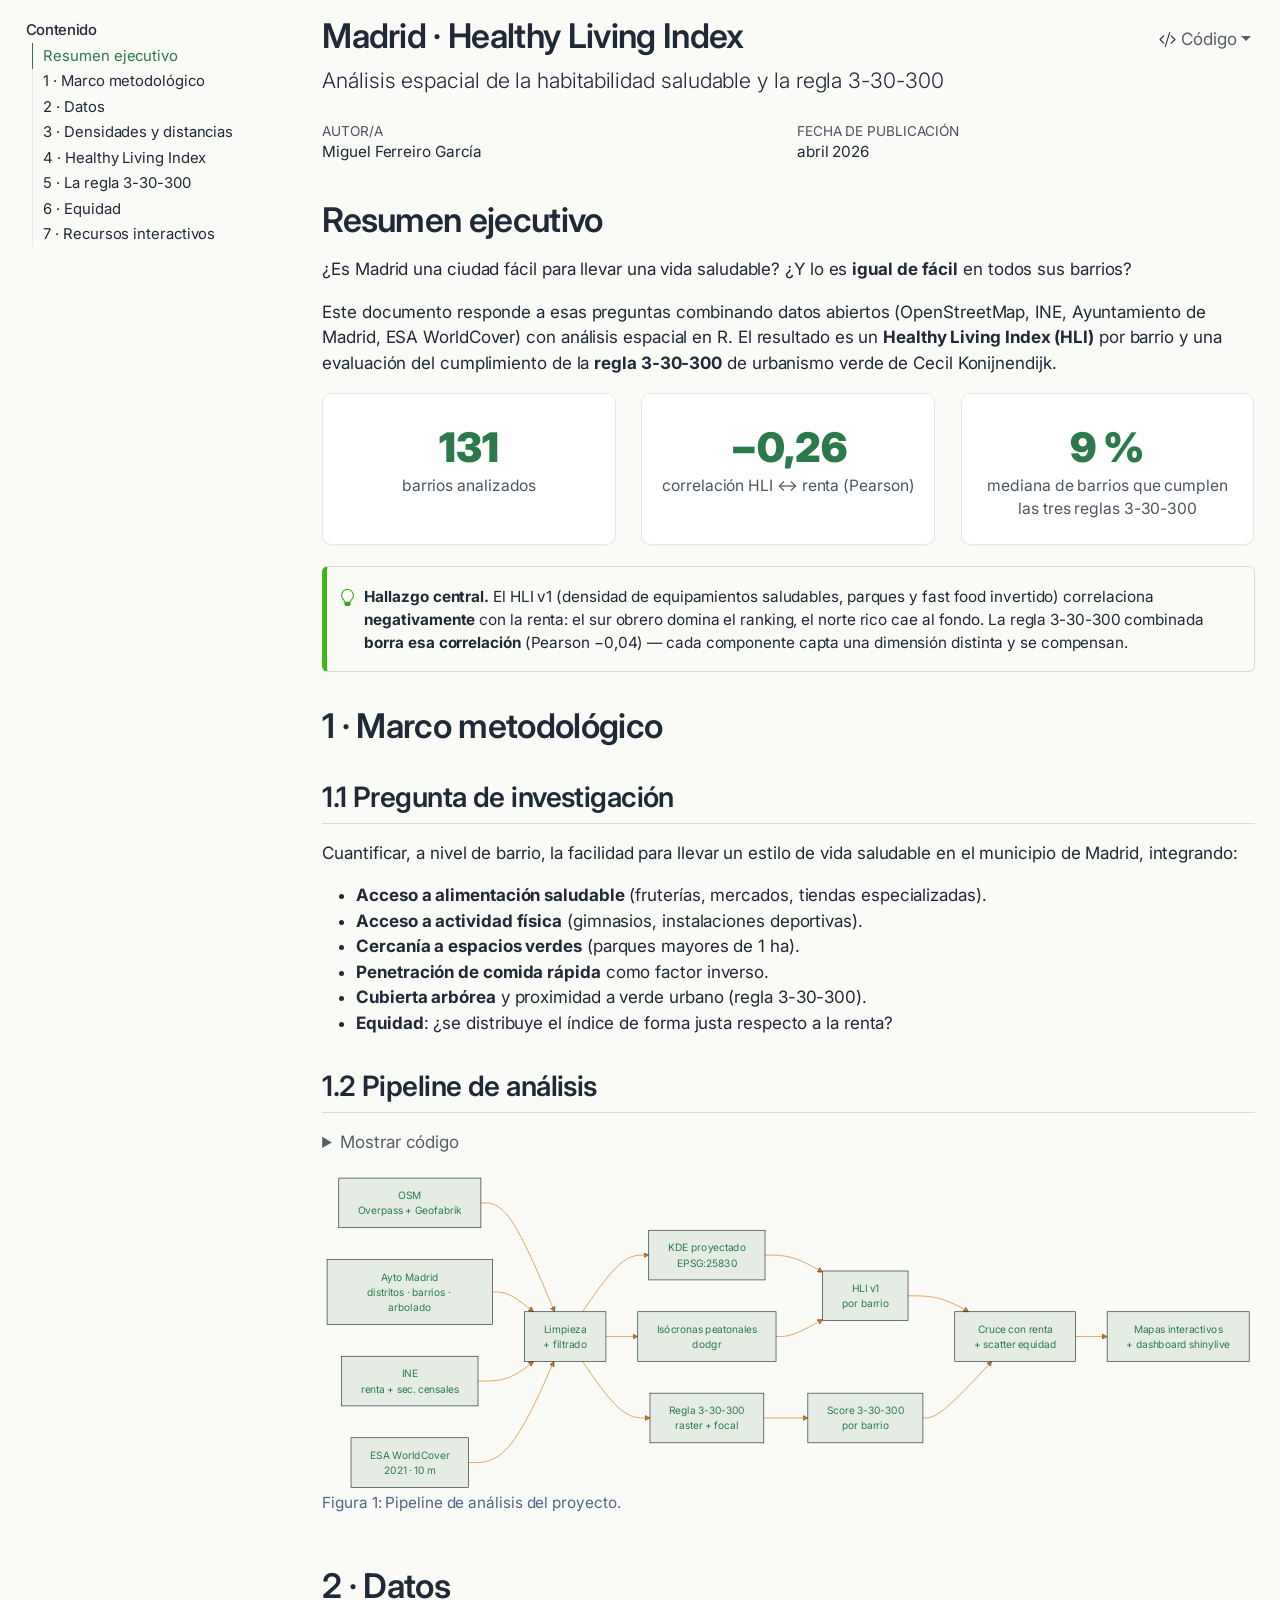
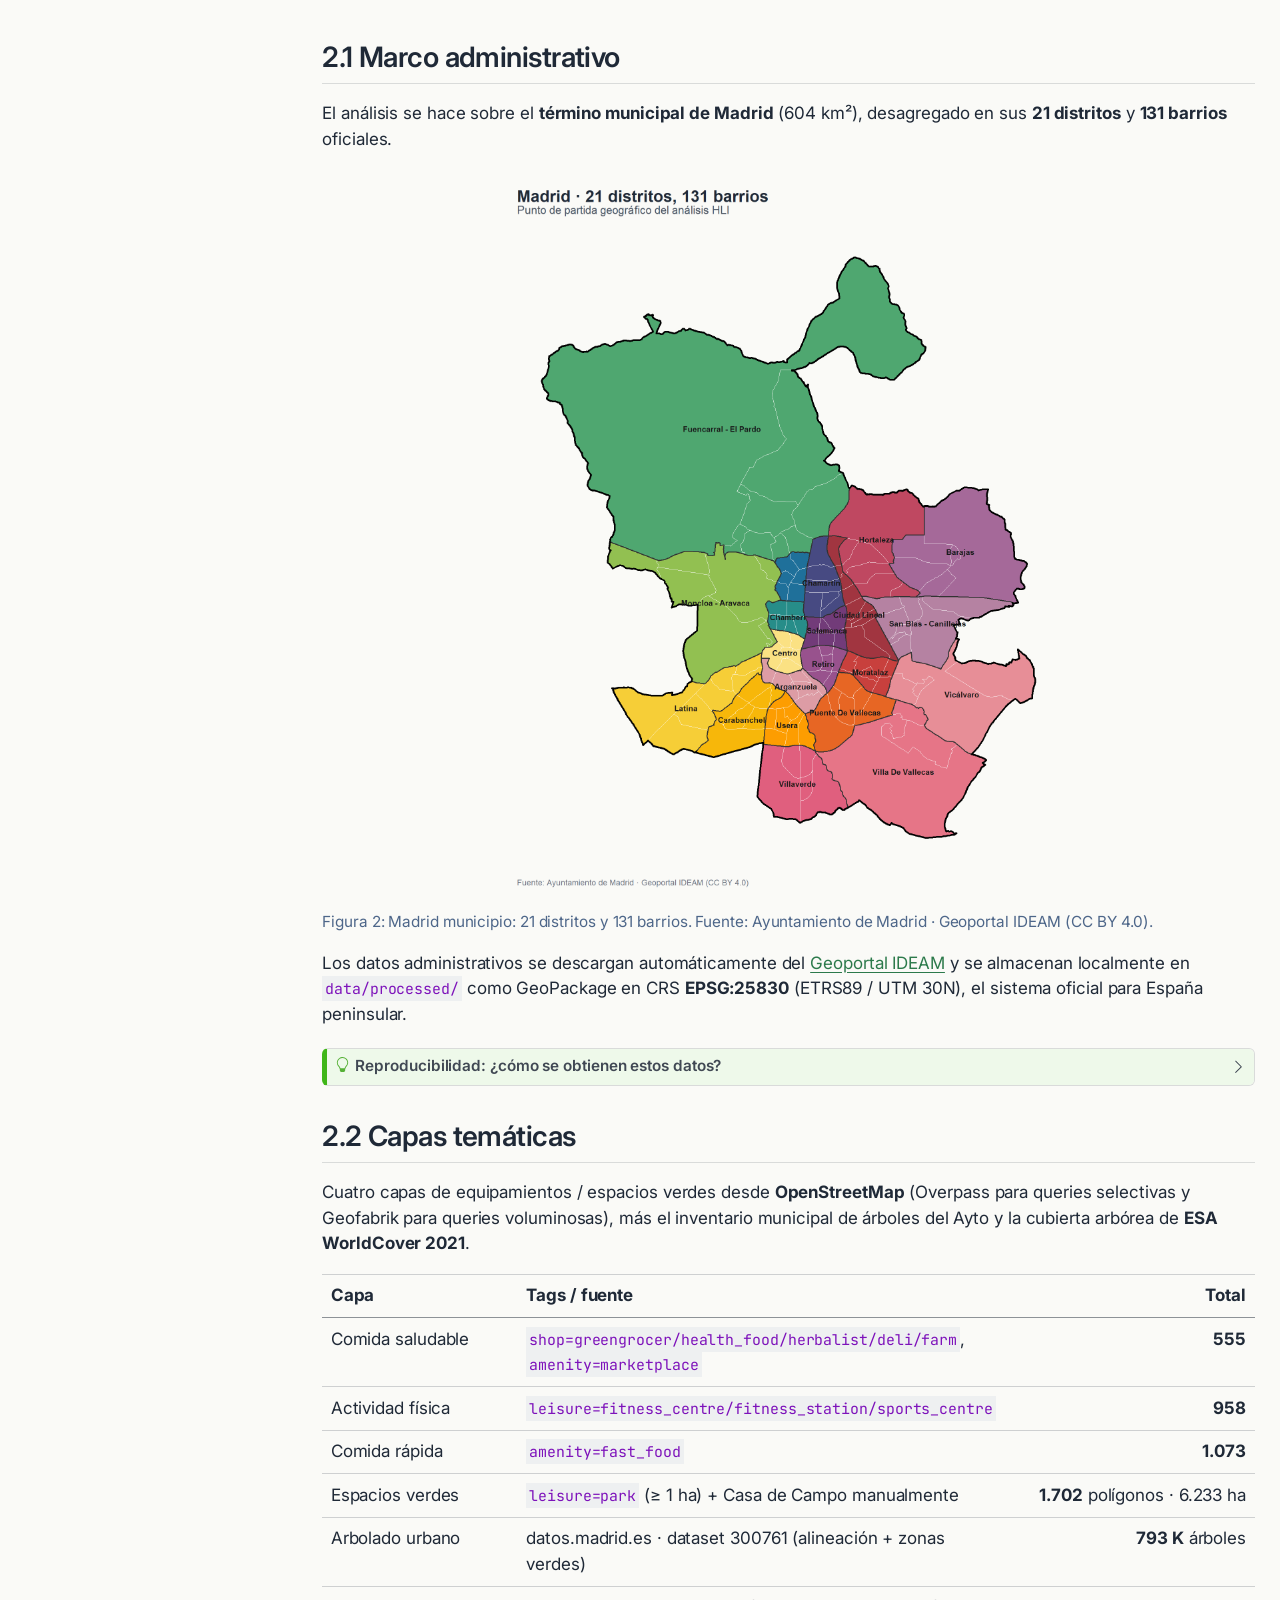
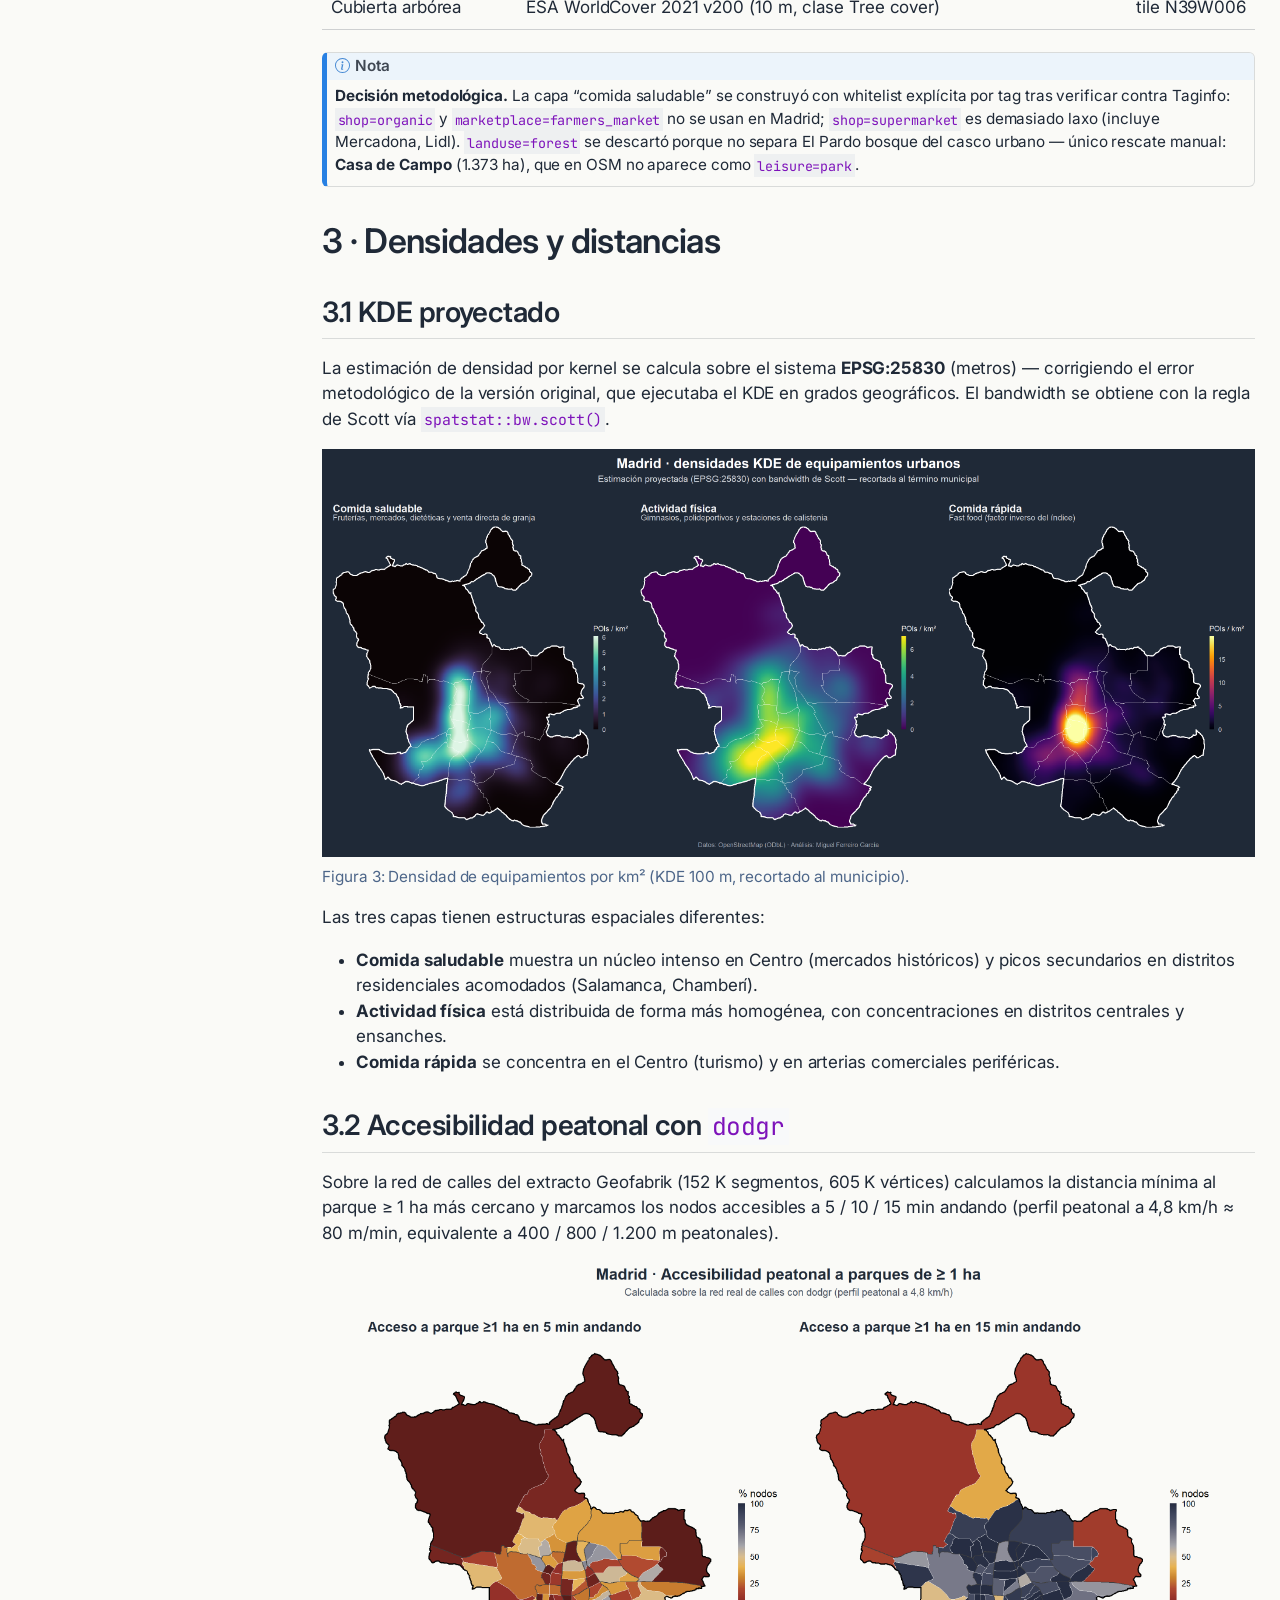
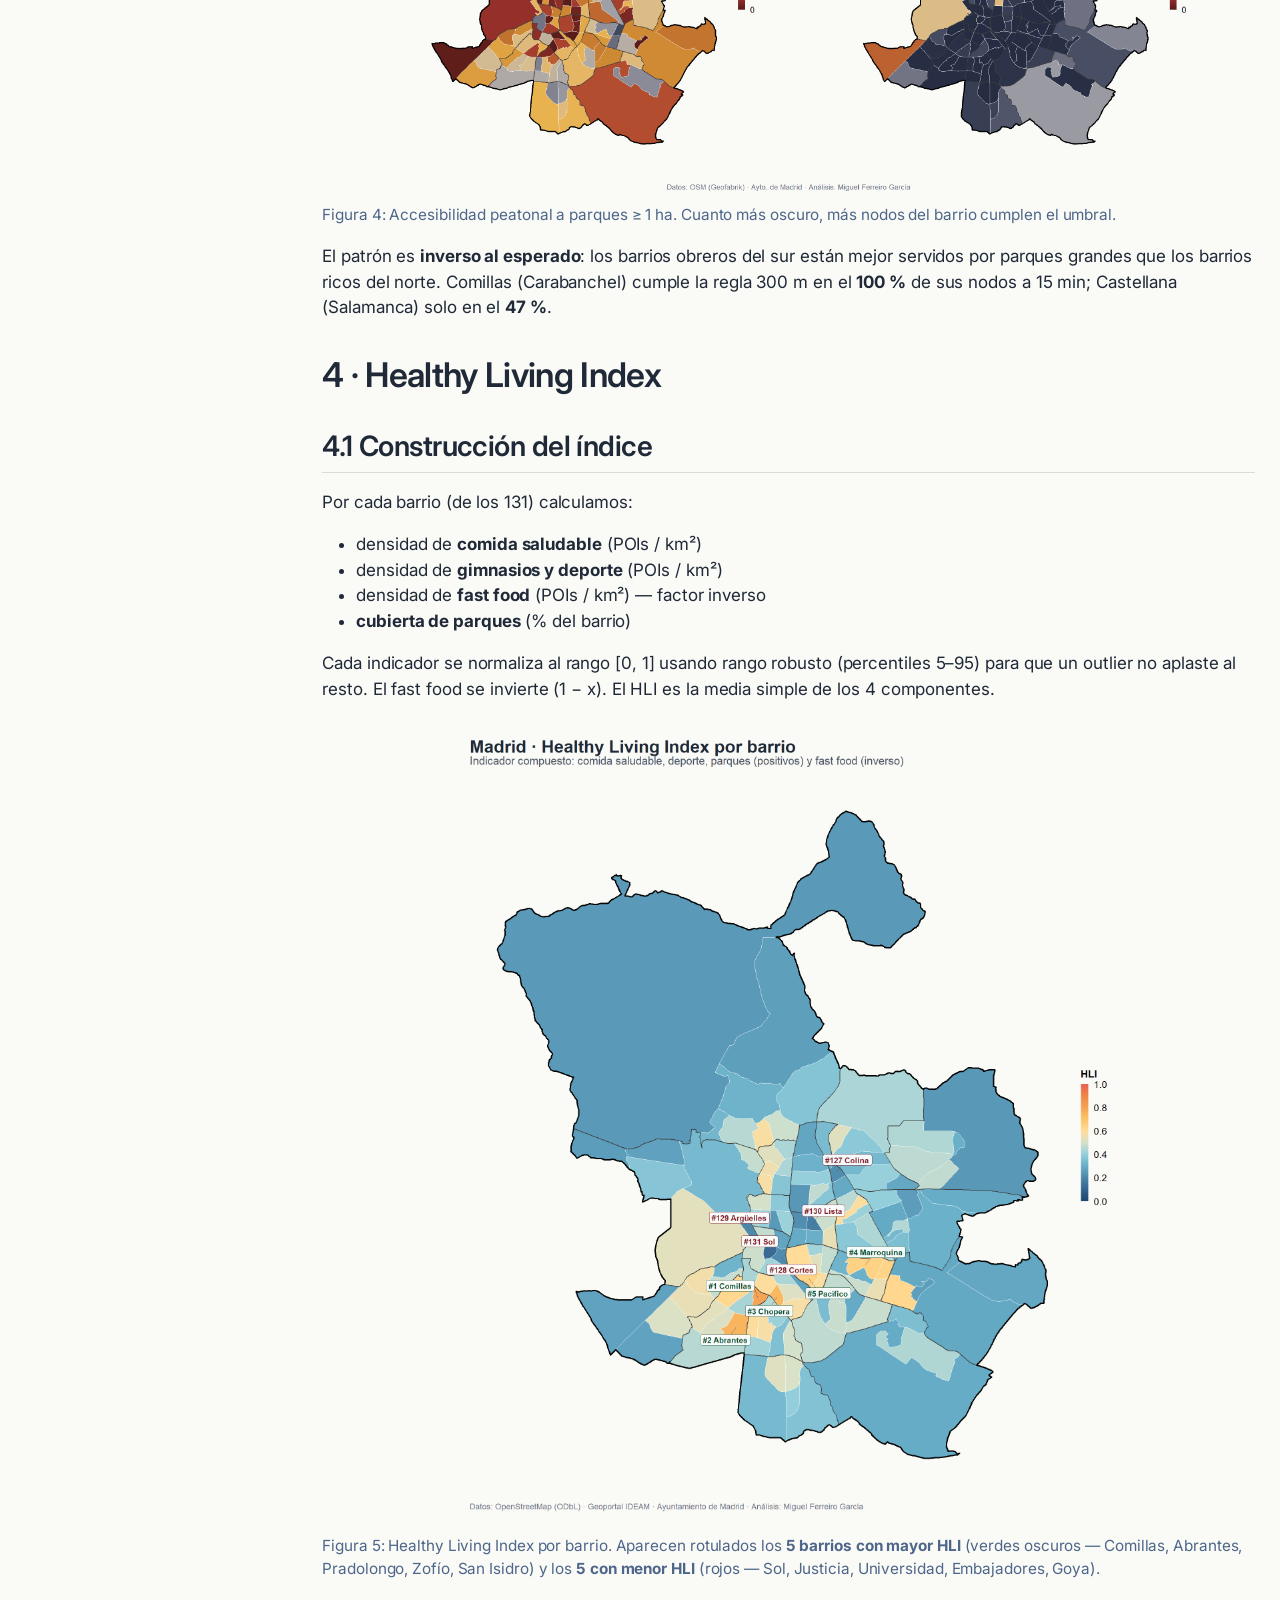
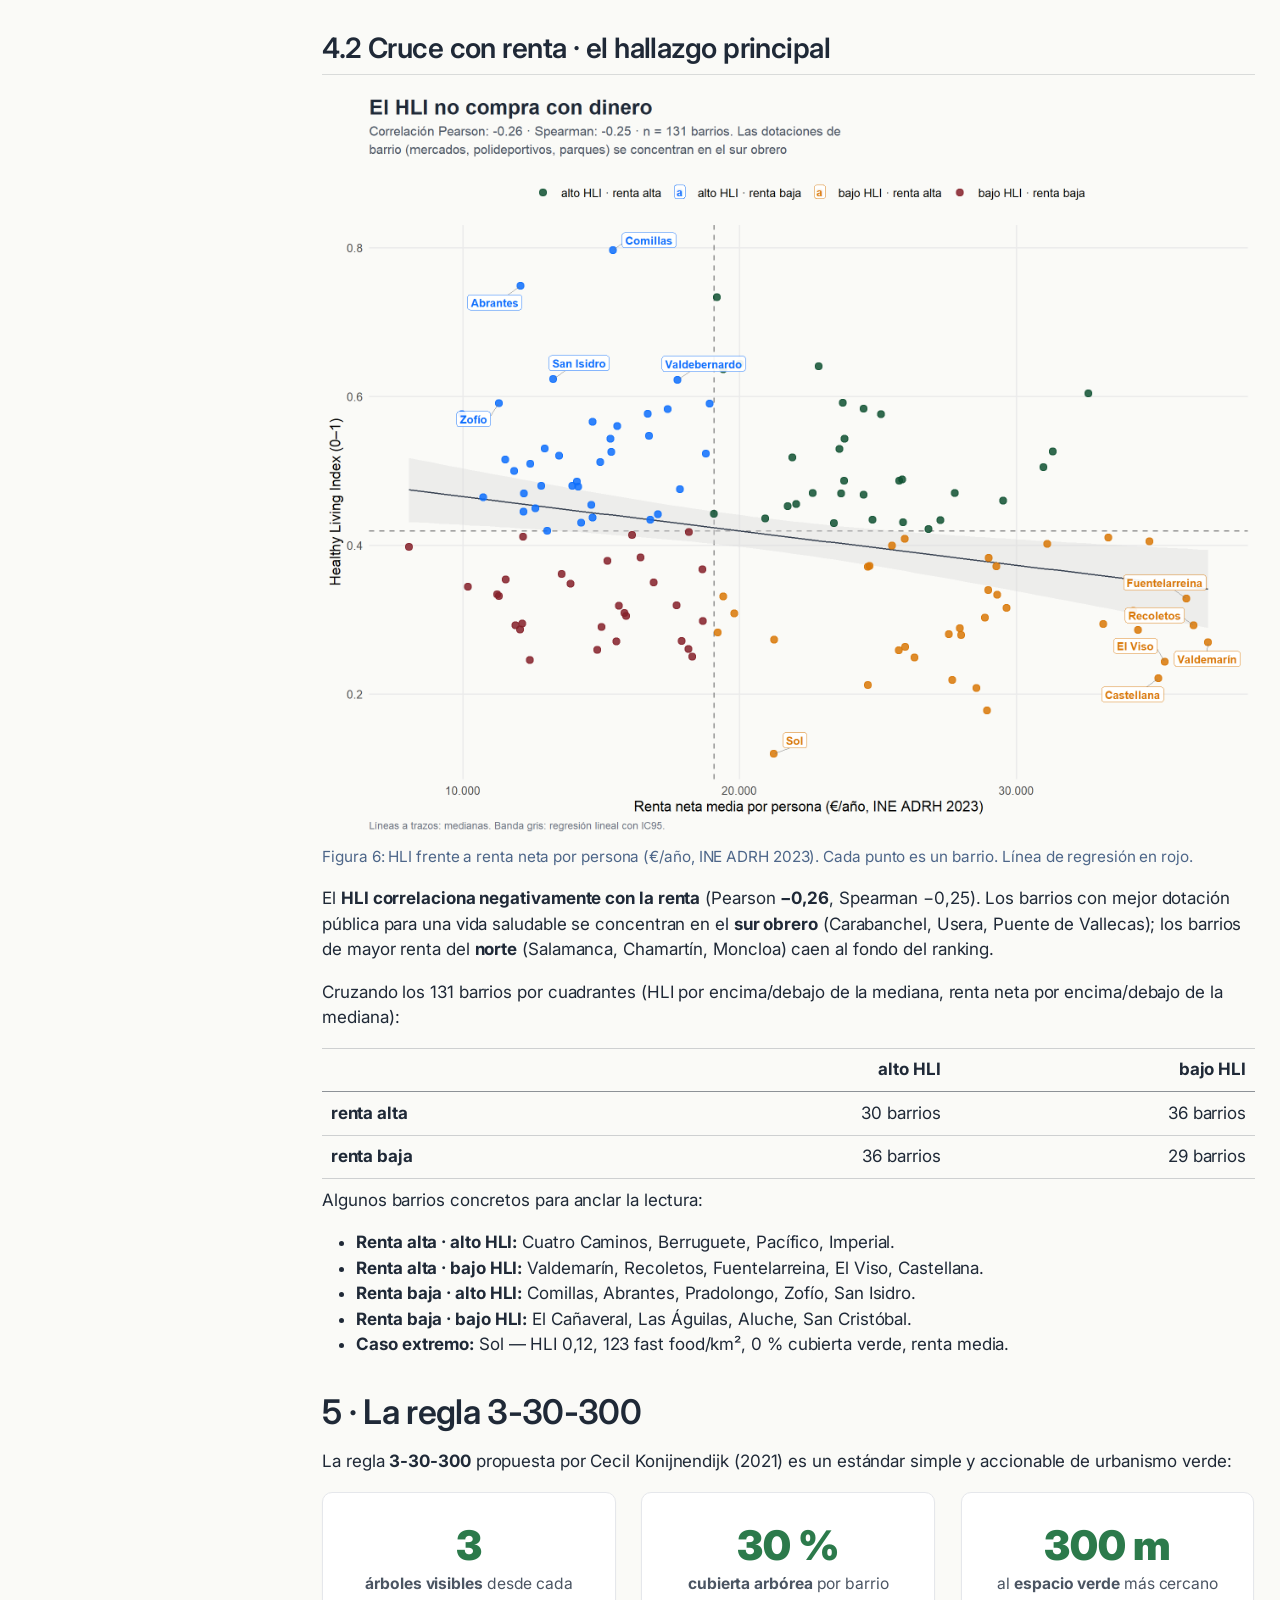
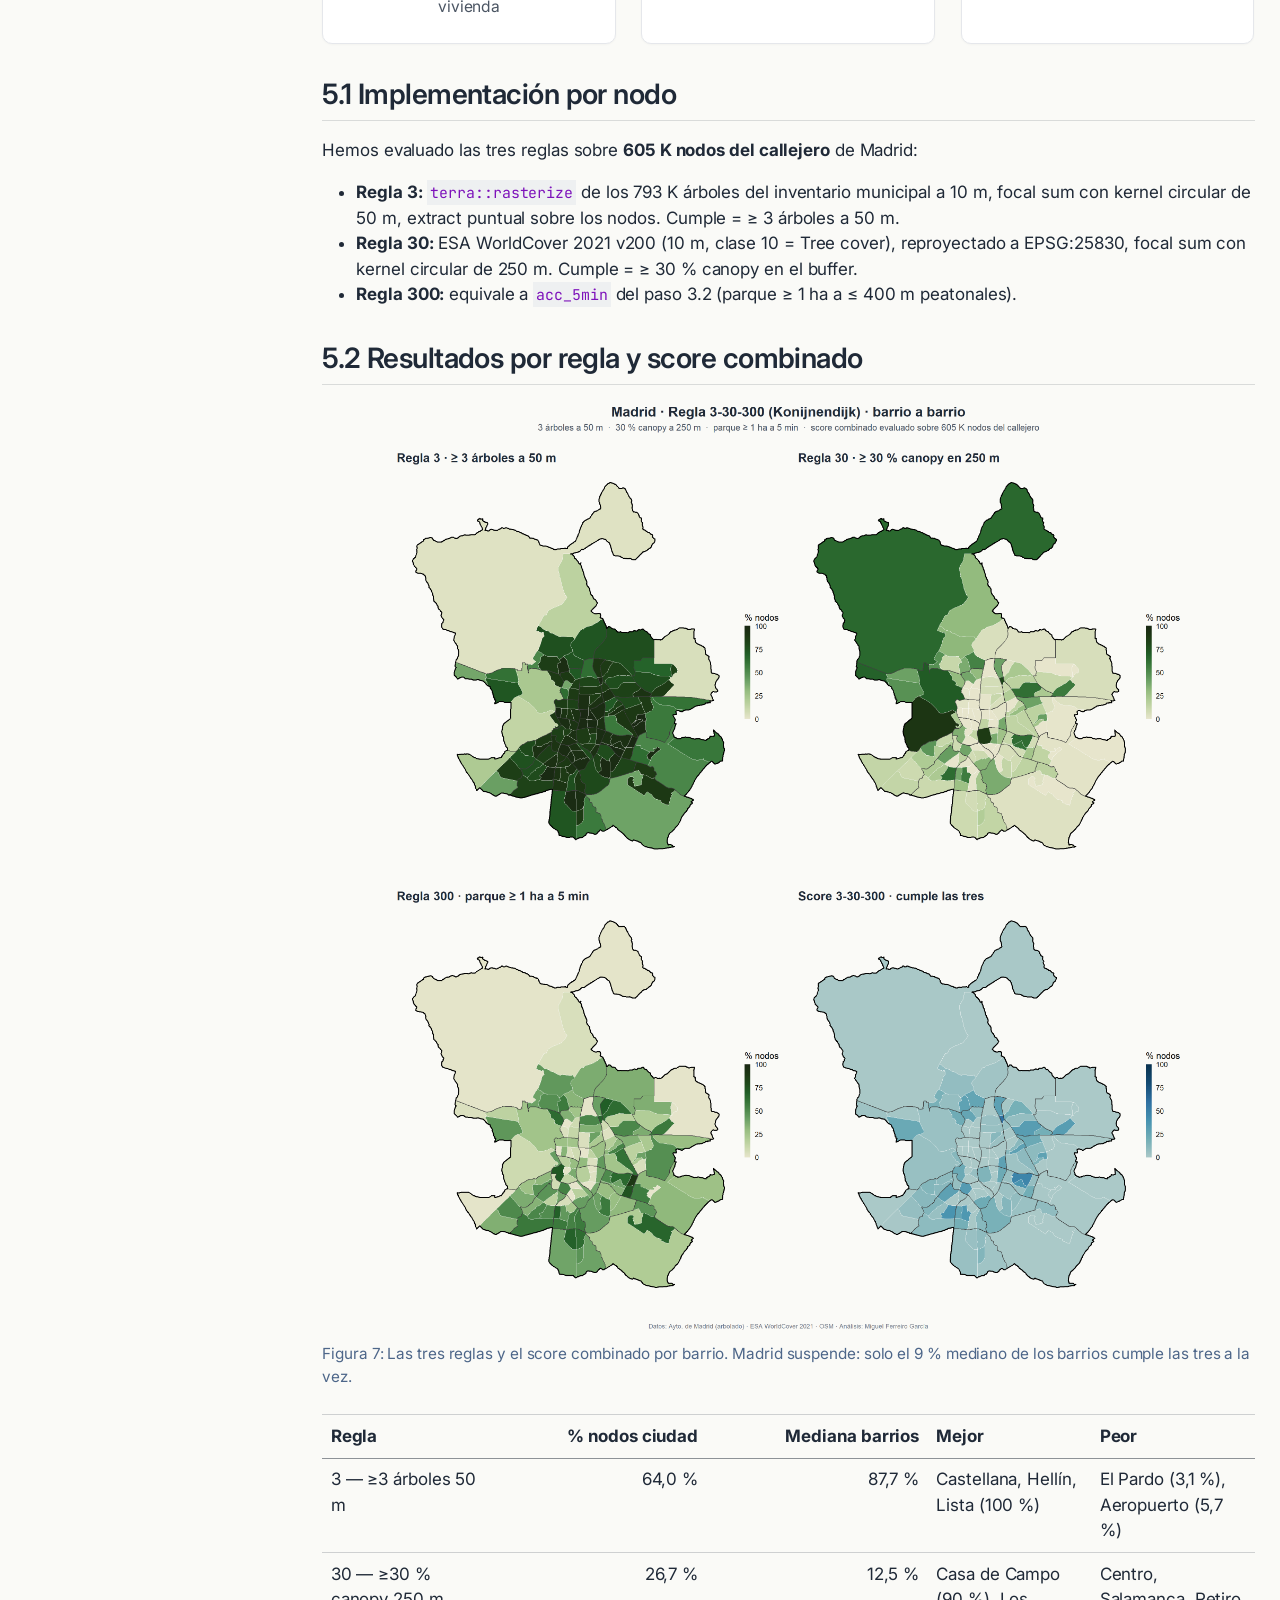
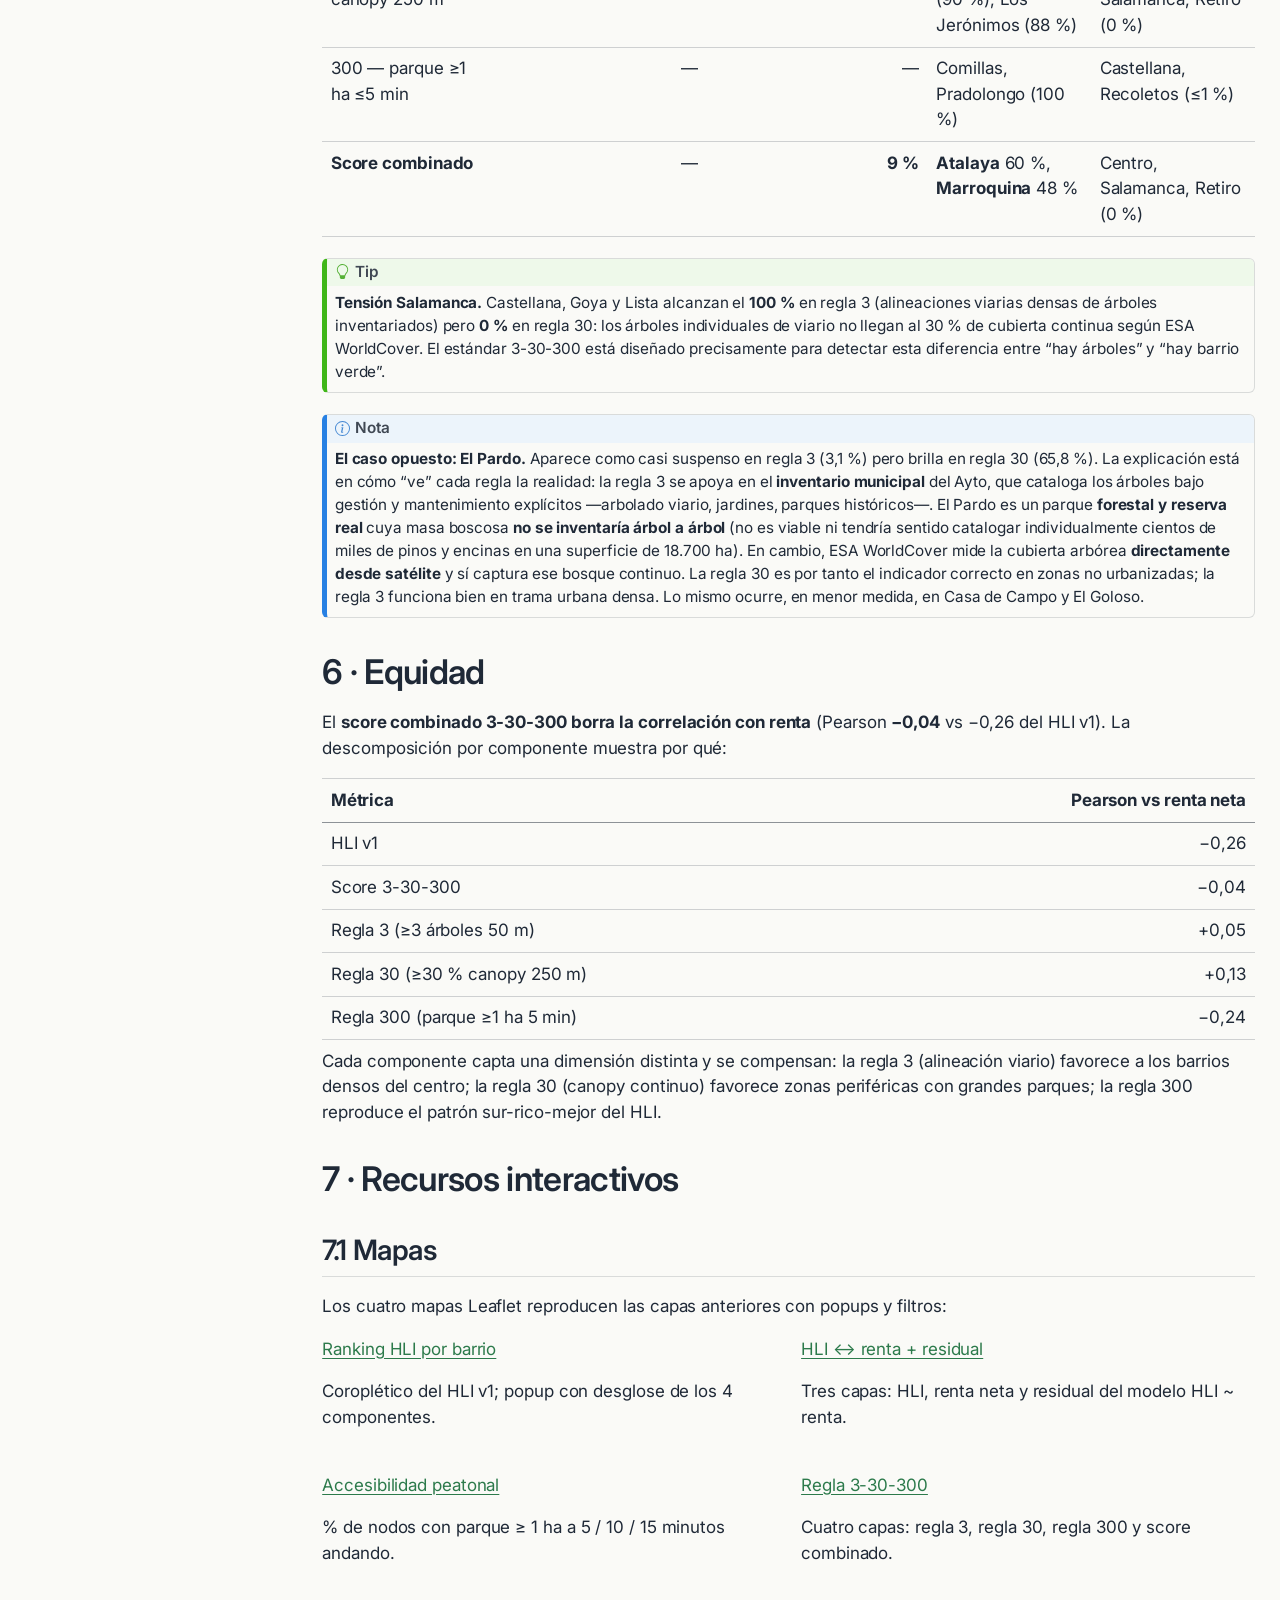
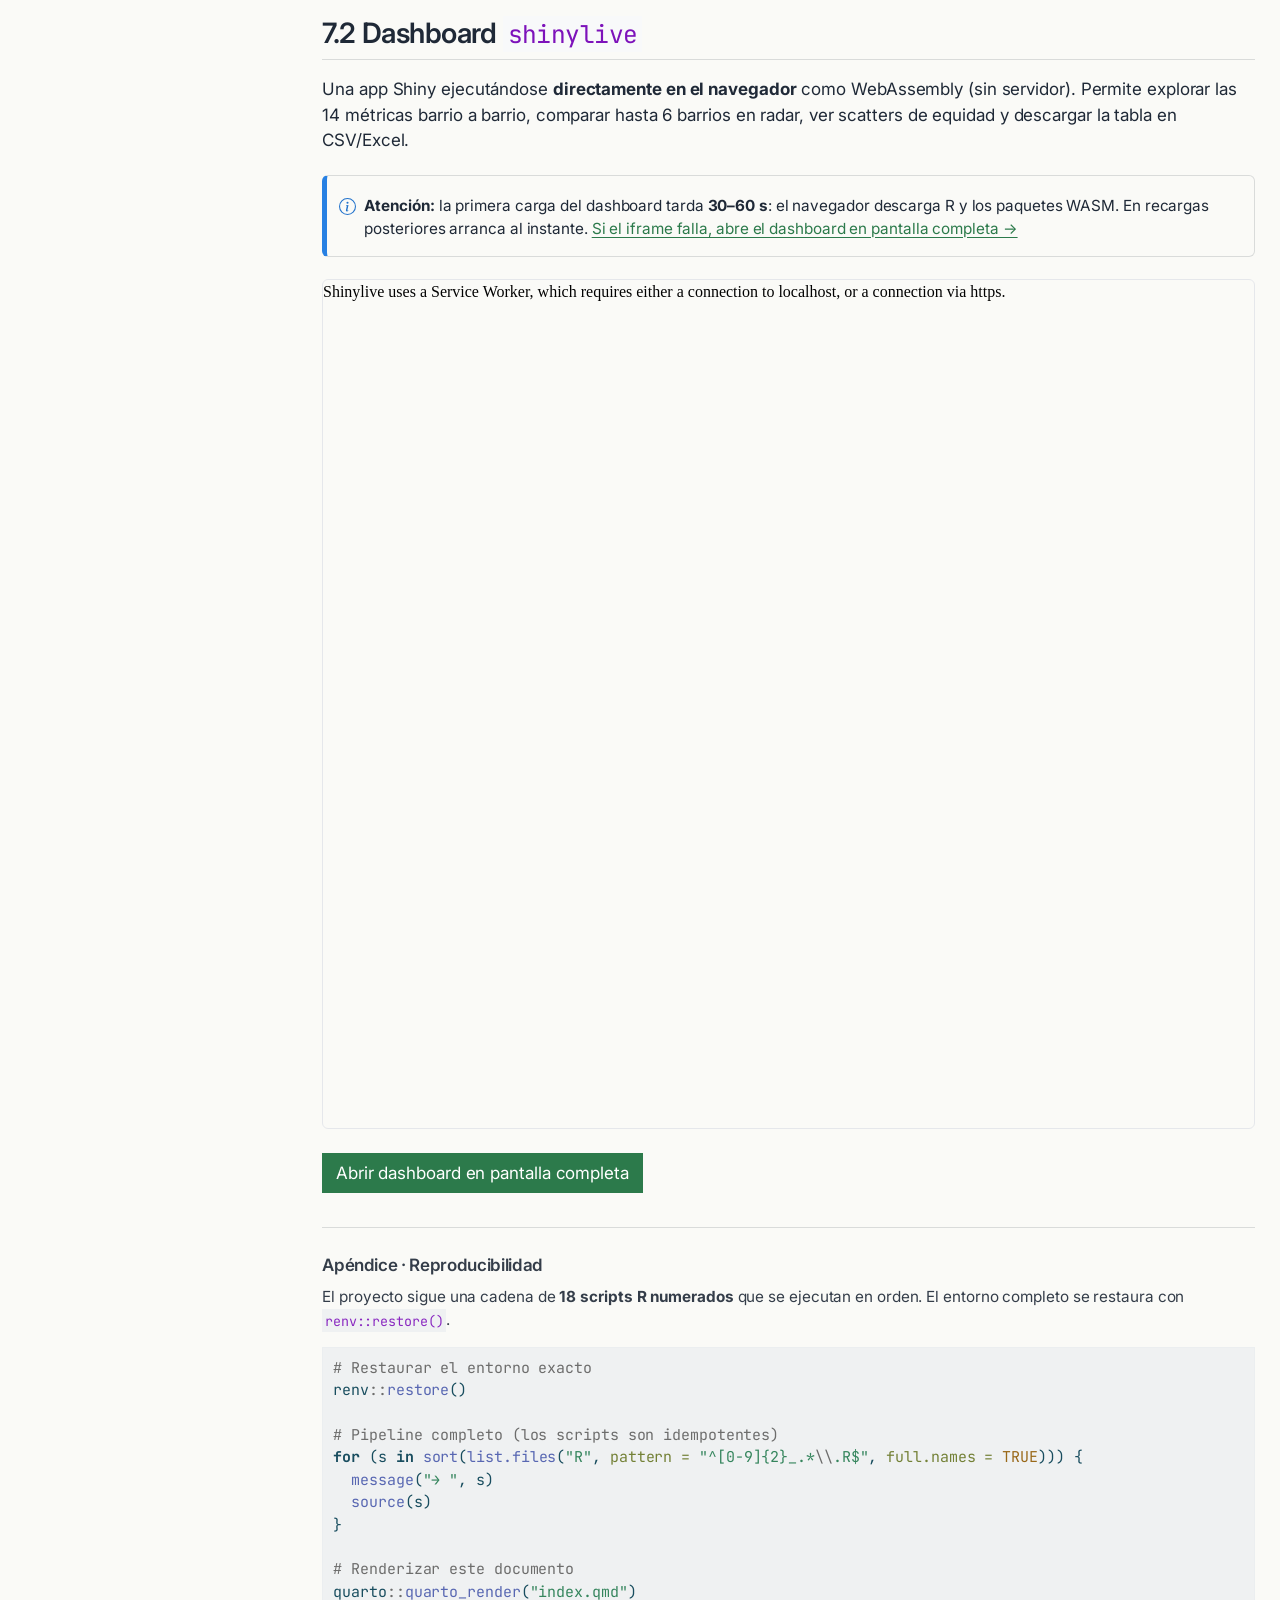
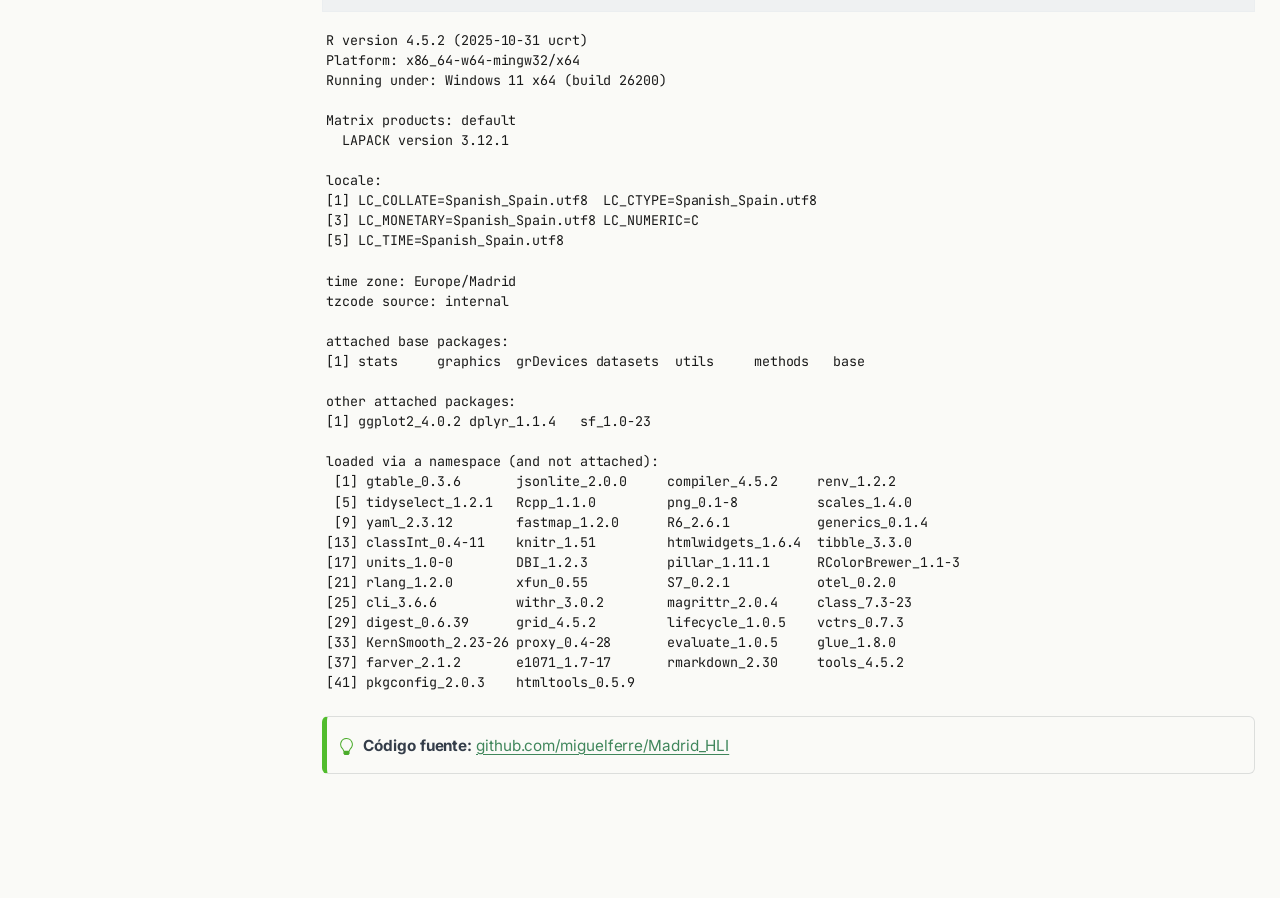
<file: docs/index.html>
<!DOCTYPE html>
<html xmlns="http://www.w3.org/1999/xhtml" lang="es" xml:lang="es"><head>

<meta charset="utf-8">
<meta name="generator" content="quarto-1.9.37">

<meta name="viewport" content="width=device-width, initial-scale=1.0, user-scalable=yes">

<meta name="author" content="Miguel Ferreiro García">

<title>Madrid · Healthy Living Index</title>
<style>
/* Default styles provided by pandoc.
** See https://pandoc.org/MANUAL.html#variables-for-html for config info.
*/
code{white-space: pre-wrap;}
span.smallcaps{font-variant: small-caps;}
div.columns{display: flex; gap: min(4vw, 1.5em);}
div.column{flex: auto; overflow-x: auto;}
div.hanging-indent{margin-left: 1.5em; text-indent: -1.5em;}
ul.task-list{list-style: none;}
ul.task-list li input[type="checkbox"] {
  width: 0.8em;
  margin: 0 0.8em 0.2em -1em; /* quarto-specific, see https://github.com/quarto-dev/quarto-cli/issues/4556 */ 
  vertical-align: middle;
}
/* CSS for syntax highlighting */
html { -webkit-text-size-adjust: 100%; }
pre > code.sourceCode { white-space: pre; position: relative; }
pre > code.sourceCode > span { display: inline-block; line-height: 1.25; }
pre > code.sourceCode > span:empty { height: 1.2em; }
.sourceCode { overflow: visible; }
code.sourceCode > span { color: inherit; text-decoration: inherit; }
div.sourceCode { margin: 1em 0; }
pre.sourceCode { margin: 0; }
@media screen {
div.sourceCode { overflow: auto; }
}
@media print {
pre > code.sourceCode { white-space: pre-wrap; }
pre > code.sourceCode > span { text-indent: -5em; padding-left: 5em; }
}
pre.numberSource code
  { counter-reset: source-line 0; }
pre.numberSource code > span
  { position: relative; left: -4em; counter-increment: source-line; }
pre.numberSource code > span > a:first-child::before
  { content: counter(source-line);
    position: relative; left: -1em; text-align: right; vertical-align: baseline;
    border: none; display: inline-block;
    -webkit-touch-callout: none; -webkit-user-select: none;
    -khtml-user-select: none; -moz-user-select: none;
    -ms-user-select: none; user-select: none;
    padding: 0 4px; width: 4em;
  }
pre.numberSource { margin-left: 3em;  padding-left: 4px; }
div.sourceCode
  {   }
@media screen {
pre > code.sourceCode > span > a:first-child::before { text-decoration: underline; }
}
</style>


<script src="index_files/libs/clipboard/clipboard.min.js"></script>
<script src="index_files/libs/quarto-html/quarto.js" type="module"></script>
<script src="index_files/libs/quarto-html/tabsets/tabsets.js" type="module"></script>
<script src="index_files/libs/quarto-html/popper.min.js"></script>
<script src="index_files/libs/quarto-html/tippy.umd.min.js"></script>
<script src="index_files/libs/quarto-html/anchor.min.js"></script>
<link href="index_files/libs/quarto-html/tippy.css" rel="stylesheet">
<link href="index_files/libs/quarto-html/quarto-syntax-highlighting-93bdecd2dc2603caa7018afb3525f449.css" rel="stylesheet" id="quarto-text-highlighting-styles">
<script src="index_files/libs/bootstrap/bootstrap.min.js"></script>
<link href="index_files/libs/bootstrap/bootstrap-icons.css" rel="stylesheet">
<link href="index_files/libs/bootstrap/bootstrap-131d15927b8c7dd0474775f27e4cc35f.min.css" rel="stylesheet" append-hash="true" id="quarto-bootstrap" data-mode="light">
<style>html{ scroll-behavior: smooth; }</style>
<script src="index_files/libs/quarto-diagram/mermaid.min.js"></script>
<script src="index_files/libs/quarto-diagram/mermaid-init.js"></script>
<link href="index_files/libs/quarto-diagram/mermaid.css" rel="stylesheet">


</head>

<body class="quarto-light">

<div id="quarto-content" class="page-columns page-rows-contents page-layout-full toc-left">
<div id="quarto-sidebar-toc-left" class="sidebar toc-left">
  <nav id="TOC" role="doc-toc" class="toc-active">
    <h2 id="toc-title">Contenido</h2>
   
  <ul>
  <li><a href="#resumen-ejecutivo" id="toc-resumen-ejecutivo" class="nav-link active" data-scroll-target="#resumen-ejecutivo">Resumen ejecutivo</a></li>
  <li><a href="#marco-metodológico" id="toc-marco-metodológico" class="nav-link" data-scroll-target="#marco-metodológico">1 · Marco metodológico</a>
  <ul class="collapse">
  <li><a href="#pregunta-de-investigación" id="toc-pregunta-de-investigación" class="nav-link" data-scroll-target="#pregunta-de-investigación">1.1 Pregunta de investigación</a></li>
  <li><a href="#pipeline-de-análisis" id="toc-pipeline-de-análisis" class="nav-link" data-scroll-target="#pipeline-de-análisis">1.2 Pipeline de análisis</a></li>
  </ul></li>
  <li><a href="#sec-datos" id="toc-sec-datos" class="nav-link" data-scroll-target="#sec-datos">2 · Datos</a>
  <ul class="collapse">
  <li><a href="#marco-administrativo" id="toc-marco-administrativo" class="nav-link" data-scroll-target="#marco-administrativo">2.1 Marco administrativo</a></li>
  <li><a href="#capas-temáticas" id="toc-capas-temáticas" class="nav-link" data-scroll-target="#capas-temáticas">2.2 Capas temáticas</a></li>
  </ul></li>
  <li><a href="#sec-densidades" id="toc-sec-densidades" class="nav-link" data-scroll-target="#sec-densidades">3 · Densidades y distancias</a>
  <ul class="collapse">
  <li><a href="#kde-proyectado" id="toc-kde-proyectado" class="nav-link" data-scroll-target="#kde-proyectado">3.1 KDE proyectado</a></li>
  <li><a href="#accesibilidad-peatonal-con-dodgr" id="toc-accesibilidad-peatonal-con-dodgr" class="nav-link" data-scroll-target="#accesibilidad-peatonal-con-dodgr">3.2 Accesibilidad peatonal con <code>dodgr</code></a></li>
  </ul></li>
  <li><a href="#sec-hli" id="toc-sec-hli" class="nav-link" data-scroll-target="#sec-hli">4 · Healthy Living Index</a>
  <ul class="collapse">
  <li><a href="#construcción-del-índice" id="toc-construcción-del-índice" class="nav-link" data-scroll-target="#construcción-del-índice">4.1 Construcción del índice</a></li>
  <li><a href="#cruce-con-renta-el-hallazgo-principal" id="toc-cruce-con-renta-el-hallazgo-principal" class="nav-link" data-scroll-target="#cruce-con-renta-el-hallazgo-principal">4.2 Cruce con renta · el hallazgo principal</a></li>
  </ul></li>
  <li><a href="#sec-regla" id="toc-sec-regla" class="nav-link" data-scroll-target="#sec-regla">5 · La regla 3-30-300</a>
  <ul class="collapse">
  <li><a href="#implementación-por-nodo" id="toc-implementación-por-nodo" class="nav-link" data-scroll-target="#implementación-por-nodo">5.1 Implementación por nodo</a></li>
  <li><a href="#resultados-por-regla-y-score-combinado" id="toc-resultados-por-regla-y-score-combinado" class="nav-link" data-scroll-target="#resultados-por-regla-y-score-combinado">5.2 Resultados por regla y score combinado</a></li>
  </ul></li>
  <li><a href="#equidad" id="toc-equidad" class="nav-link" data-scroll-target="#equidad">6 · Equidad</a></li>
  <li><a href="#sec-recursos" id="toc-sec-recursos" class="nav-link" data-scroll-target="#sec-recursos">7 · Recursos interactivos</a>
  <ul class="collapse">
  <li><a href="#mapas" id="toc-mapas" class="nav-link" data-scroll-target="#mapas">7.1 Mapas</a></li>
  <li><a href="#dashboard-shinylive" id="toc-dashboard-shinylive" class="nav-link" data-scroll-target="#dashboard-shinylive">7.2 Dashboard <code>shinylive</code></a></li>
  </ul></li>
  
  </ul>
</nav>
</div>
<div id="quarto-margin-sidebar" class="sidebar margin-sidebar zindex-bottom">
</div>
<main class="content column-page-right" id="quarto-document-content">

<header id="title-block-header" class="quarto-title-block default">
<div class="quarto-title">
<div class="quarto-title-block"><div><h1 class="title">Madrid · Healthy Living Index</h1><button type="button" class="btn code-tools-button dropdown-toggle" id="quarto-code-tools-menu" data-bs-toggle="dropdown" aria-expanded="false"><i class="bi"></i> Código</button><ul class="dropdown-menu dropdown-menu-end" aria-labelelledby="quarto-code-tools-menu"><li><a id="quarto-show-all-code" class="dropdown-item" href="javascript:void(0)" role="button">Mostrar todo el código</a></li><li><a id="quarto-hide-all-code" class="dropdown-item" href="javascript:void(0)" role="button">Ocultar todo el código</a></li><li><hr class="dropdown-divider"></li><li><a id="quarto-view-source" class="dropdown-item" href="javascript:void(0)" role="button">Ver el código fuente</a></li></ul></div></div>
<p class="subtitle lead">Análisis espacial de la habitabilidad saludable y la regla 3-30-300</p>
</div>



<div class="quarto-title-meta column-page-right">

    <div>
    <div class="quarto-title-meta-heading">Autor/a</div>
    <div class="quarto-title-meta-contents">
             <p>Miguel Ferreiro García </p>
          </div>
  </div>
    
    <div>
    <div class="quarto-title-meta-heading">Fecha de publicación</div>
    <div class="quarto-title-meta-contents">
      <p class="date">abril 2026</p>
    </div>
  </div>
  
    
  </div>
  


</header>


<section id="resumen-ejecutivo" class="level1 unnumbered">
<h1 class="unnumbered">Resumen ejecutivo</h1>
<p>¿Es Madrid una ciudad fácil para llevar una vida saludable? ¿Y lo es <strong>igual de fácil</strong> en todos sus barrios?</p>
<p>Este documento responde a esas preguntas combinando datos abiertos (OpenStreetMap, INE, Ayuntamiento de Madrid, ESA WorldCover) con análisis espacial en R. El resultado es un <strong>Healthy Living Index (HLI)</strong> por barrio y una evaluación del cumplimiento de la <strong>regla 3-30-300</strong> de urbanismo verde de Cecil Konijnendijk.</p>
<div class="grid">
<div class="g-col-4 text-center">
<p><span class="stat-number"><strong>131</strong></span></p>
<p>barrios analizados</p>
</div>
<div class="g-col-4 text-center">
<p><span class="stat-number"><strong>−0,26</strong></span></p>
<p>correlación HLI ↔︎ renta (Pearson)</p>
</div>
<div class="g-col-4 text-center">
<p><span class="stat-number"><strong>9 %</strong></span></p>
<p>mediana de barrios que cumplen las tres reglas 3-30-300</p>
</div>
</div>
<div class="callout callout-style-simple callout-tip">
<div class="callout-body d-flex">
<div class="callout-icon-container">
<i class="callout-icon"></i>
</div>
<div class="callout-body-container">
<p><strong>Hallazgo central.</strong> El HLI v1 (densidad de equipamientos saludables, parques y fast food invertido) correlaciona <strong>negativamente</strong> con la renta: el sur obrero domina el ranking, el norte rico cae al fondo. La regla 3-30-300 combinada <strong>borra esa correlación</strong> (Pearson −0,04) — cada componente capta una dimensión distinta y se compensan.</p>
</div>
</div>
</div>
</section>
<section id="marco-metodológico" class="level1">
<h1>1 · Marco metodológico</h1>
<section id="pregunta-de-investigación" class="level2">
<h2 class="anchored" data-anchor-id="pregunta-de-investigación">1.1 Pregunta de investigación</h2>
<p>Cuantificar, a nivel de barrio, la facilidad para llevar un estilo de vida saludable en el municipio de Madrid, integrando:</p>
<ul>
<li><strong>Acceso a alimentación saludable</strong> (fruterías, mercados, tiendas especializadas).</li>
<li><strong>Acceso a actividad física</strong> (gimnasios, instalaciones deportivas).</li>
<li><strong>Cercanía a espacios verdes</strong> (parques mayores de 1 ha).</li>
<li><strong>Penetración de comida rápida</strong> como factor inverso.</li>
<li><strong>Cubierta arbórea</strong> y proximidad a verde urbano (regla 3-30-300).</li>
<li><strong>Equidad</strong>: ¿se distribuye el índice de forma justa respecto a la renta?</li>
</ul>
</section>
<section id="pipeline-de-análisis" class="level2">
<h2 class="anchored" data-anchor-id="pipeline-de-análisis">1.2 Pipeline de análisis</h2>
<div class="cell" data-layout-align="center">
<details class="code-fold">
<summary>Mostrar código</summary>
<div class="code-copy-outer-scaffold"><div class="sourceCode cell-code" id="cb1"><pre class="sourceCode default code-with-copy"><code class="sourceCode default"><span id="cb1-1"><a href="#cb1-1" aria-hidden="true" tabindex="-1"></a>flowchart LR</span>
<span id="cb1-2"><a href="#cb1-2" aria-hidden="true" tabindex="-1"></a>  A[OSM&lt;br/&gt;Overpass + Geofabrik] --&gt; B[Limpieza&lt;br/&gt;+ filtrado]</span>
<span id="cb1-3"><a href="#cb1-3" aria-hidden="true" tabindex="-1"></a>  C[Ayto Madrid&lt;br/&gt;distritos · barrios · arbolado] --&gt; B</span>
<span id="cb1-4"><a href="#cb1-4" aria-hidden="true" tabindex="-1"></a>  D[INE&lt;br/&gt;renta + sec. censales] --&gt; B</span>
<span id="cb1-5"><a href="#cb1-5" aria-hidden="true" tabindex="-1"></a>  E[ESA WorldCover&lt;br/&gt;2021 · 10 m] --&gt; B</span>
<span id="cb1-6"><a href="#cb1-6" aria-hidden="true" tabindex="-1"></a>  B --&gt; F[KDE proyectado&lt;br/&gt;EPSG:25830]</span>
<span id="cb1-7"><a href="#cb1-7" aria-hidden="true" tabindex="-1"></a>  B --&gt; G[Isócronas peatonales&lt;br/&gt;dodgr]</span>
<span id="cb1-8"><a href="#cb1-8" aria-hidden="true" tabindex="-1"></a>  B --&gt; R[Regla 3-30-300&lt;br/&gt;raster + focal]</span>
<span id="cb1-9"><a href="#cb1-9" aria-hidden="true" tabindex="-1"></a>  F --&gt; H[HLI v1&lt;br/&gt;por barrio]</span>
<span id="cb1-10"><a href="#cb1-10" aria-hidden="true" tabindex="-1"></a>  G --&gt; H</span>
<span id="cb1-11"><a href="#cb1-11" aria-hidden="true" tabindex="-1"></a>  R --&gt; S[Score 3-30-300&lt;br/&gt;por barrio]</span>
<span id="cb1-12"><a href="#cb1-12" aria-hidden="true" tabindex="-1"></a>  H --&gt; I[Cruce con renta&lt;br/&gt;+ scatter equidad]</span>
<span id="cb1-13"><a href="#cb1-13" aria-hidden="true" tabindex="-1"></a>  S --&gt; I</span>
<span id="cb1-14"><a href="#cb1-14" aria-hidden="true" tabindex="-1"></a>  I --&gt; J[Mapas interactivos&lt;br/&gt;+ dashboard shinylive]</span></code></pre></div><button title="Copiar al portapapeles" class="code-copy-button"><i class="bi"></i></button></div>
</details>
<div class="cell-output-display">
<div id="fig-pipeline" class="quarto-float quarto-figure quarto-figure-center anchored">
<figure class="quarto-float quarto-float-fig figure">
<div aria-describedby="fig-pipeline-caption-0ceaefa1-69ba-4598-a22c-09a6ac19f8ca">
<div>
<pre class="mermaid mermaid-js" data-label="fig-pipeline">flowchart LR
  A[OSM&lt;br/&gt;Overpass + Geofabrik] --&gt; B[Limpieza&lt;br/&gt;+ filtrado]
  C[Ayto Madrid&lt;br/&gt;distritos · barrios · arbolado] --&gt; B
  D[INE&lt;br/&gt;renta + sec. censales] --&gt; B
  E[ESA WorldCover&lt;br/&gt;2021 · 10 m] --&gt; B
  B --&gt; F[KDE proyectado&lt;br/&gt;EPSG:25830]
  B --&gt; G[Isócronas peatonales&lt;br/&gt;dodgr]
  B --&gt; R[Regla 3-30-300&lt;br/&gt;raster + focal]
  F --&gt; H[HLI v1&lt;br/&gt;por barrio]
  G --&gt; H
  R --&gt; S[Score 3-30-300&lt;br/&gt;por barrio]
  H --&gt; I[Cruce con renta&lt;br/&gt;+ scatter equidad]
  S --&gt; I
  I --&gt; J[Mapas interactivos&lt;br/&gt;+ dashboard shinylive]
</pre>
</div>
</div>
<figcaption class="quarto-float-caption-bottom quarto-float-caption quarto-float-fig" id="fig-pipeline-caption-0ceaefa1-69ba-4598-a22c-09a6ac19f8ca">
Figura&nbsp;1: Pipeline de análisis del proyecto.
</figcaption>
</figure>
</div>
</div>
</div>
</section>
</section>
<section id="sec-datos" class="level1">
<h1>2 · Datos</h1>
<section id="marco-administrativo" class="level2">
<h2 class="anchored" data-anchor-id="marco-administrativo">2.1 Marco administrativo</h2>
<p>El análisis se hace sobre el <strong>término municipal de Madrid</strong> (604 km²), desagregado en sus <strong>21 distritos</strong> y <strong>131 barrios</strong> oficiales.</p>
<div class="cell">
<div class="cell-output-display">
<div id="fig-mapa-base" class="quarto-float quarto-figure quarto-figure-center anchored">
<figure class="quarto-float quarto-float-fig figure">
<div aria-describedby="fig-mapa-base-caption-0ceaefa1-69ba-4598-a22c-09a6ac19f8ca">
<img src="outputs/figures/01_distritos_barrios.png" class="img-fluid figure-img" width="733">
</div>
<figcaption class="quarto-float-caption-bottom quarto-float-caption quarto-float-fig" id="fig-mapa-base-caption-0ceaefa1-69ba-4598-a22c-09a6ac19f8ca">
Figura&nbsp;2: Madrid municipio: 21 distritos y 131 barrios. Fuente: Ayuntamiento de Madrid · Geoportal IDEAM (CC BY 4.0).
</figcaption>
</figure>
</div>
</div>
</div>
<p>Los datos administrativos se descargan automáticamente del <a href="https://geoportal.madrid.es/">Geoportal IDEAM</a> y se almacenan localmente en <code>data/processed/</code> como GeoPackage en CRS <strong>EPSG:25830</strong> (ETRS89 / UTM 30N), el sistema oficial para España peninsular.</p>
<div class="callout callout-style-default callout-tip callout-titled">
<div class="callout-header d-flex align-content-center collapsed" data-bs-toggle="collapse" data-bs-target=".callout-1-contents" aria-controls="callout-1" aria-expanded="false" aria-label="Toggle callout">
<div class="callout-icon-container">
<i class="callout-icon"></i>
</div>
<div class="callout-title-container flex-fill">
<span class="screen-reader-only">Tip</span>Reproducibilidad: ¿cómo se obtienen estos datos?
</div>
<div class="callout-btn-toggle d-inline-block border-0 py-1 ps-1 pe-0 float-end"><i class="callout-toggle"></i></div>
</div>
<div id="callout-1" class="callout-1-contents callout-collapse collapse">
<div class="callout-body-container callout-body">
<div class="code-copy-outer-scaffold"><div class="sourceCode" id="cb2"><pre class="sourceCode r code-with-copy"><code class="sourceCode r"><span id="cb2-1"><a href="#cb2-1" aria-hidden="true" tabindex="-1"></a><span class="fu">source</span>(<span class="st">"R/01_descargar_admin.R"</span>)  <span class="co"># descarga + limpieza</span></span>
<span id="cb2-2"><a href="#cb2-2" aria-hidden="true" tabindex="-1"></a><span class="fu">source</span>(<span class="st">"R/02_mapa_base.R"</span>)        <span class="co"># mapa estático + interactivo</span></span></code></pre></div><button title="Copiar al portapapeles" class="code-copy-button"><i class="bi"></i></button></div>
<p>El script descarga los shapefiles desde el geoportal, los reproyecta a EPSG:25830, valida la geometría y deriva el polígono del término municipal por unión de los 21 distritos.</p>
</div>
</div>
</div>
</section>
<section id="capas-temáticas" class="level2">
<h2 class="anchored" data-anchor-id="capas-temáticas">2.2 Capas temáticas</h2>
<p>Cuatro capas de equipamientos / espacios verdes desde <strong>OpenStreetMap</strong> (Overpass para queries selectivas y Geofabrik para queries voluminosas), más el inventario municipal de árboles del Ayto y la cubierta arbórea de <strong>ESA WorldCover 2021</strong>.</p>
<table class="caption-top table">
<colgroup>
<col style="width: 30%">
<col style="width: 30%">
<col style="width: 40%">
</colgroup>
<thead>
<tr class="header">
<th>Capa</th>
<th>Tags / fuente</th>
<th style="text-align: right;">Total</th>
</tr>
</thead>
<tbody>
<tr class="odd">
<td>Comida saludable</td>
<td><code>shop=greengrocer/health_food/herbalist/deli/farm</code>, <code>amenity=marketplace</code></td>
<td style="text-align: right;"><strong>555</strong></td>
</tr>
<tr class="even">
<td>Actividad física</td>
<td><code>leisure=fitness_centre/fitness_station/sports_centre</code></td>
<td style="text-align: right;"><strong>958</strong></td>
</tr>
<tr class="odd">
<td>Comida rápida</td>
<td><code>amenity=fast_food</code></td>
<td style="text-align: right;"><strong>1.073</strong></td>
</tr>
<tr class="even">
<td>Espacios verdes</td>
<td><code>leisure=park</code> (≥ 1 ha) + Casa de Campo manualmente</td>
<td style="text-align: right;"><strong>1.702</strong> polígonos · 6.233 ha</td>
</tr>
<tr class="odd">
<td>Arbolado urbano</td>
<td>datos.madrid.es · dataset 300761 (alineación + zonas verdes)</td>
<td style="text-align: right;"><strong>793 K</strong> árboles</td>
</tr>
<tr class="even">
<td>Cubierta arbórea</td>
<td>ESA WorldCover 2021 v200 (10 m, clase Tree cover)</td>
<td style="text-align: right;">tile N39W006</td>
</tr>
</tbody>
</table>
<div class="callout callout-style-default callout-note callout-titled">
<div class="callout-header d-flex align-content-center">
<div class="callout-icon-container">
<i class="callout-icon"></i>
</div>
<div class="callout-title-container flex-fill">
Nota
</div>
</div>
<div class="callout-body-container callout-body">
<p><strong>Decisión metodológica.</strong> La capa “comida saludable” se construyó con whitelist explícita por tag tras verificar contra Taginfo: <code>shop=organic</code> y <code>marketplace=farmers_market</code> no se usan en Madrid; <code>shop=supermarket</code> es demasiado laxo (incluye Mercadona, Lidl). <code>landuse=forest</code> se descartó porque no separa El Pardo bosque del casco urbano — único rescate manual: <strong>Casa de Campo</strong> (1.373 ha), que en OSM no aparece como <code>leisure=park</code>.</p>
</div>
</div>
</section>
</section>
<section id="sec-densidades" class="level1">
<h1>3 · Densidades y distancias</h1>
<section id="kde-proyectado" class="level2">
<h2 class="anchored" data-anchor-id="kde-proyectado">3.1 KDE proyectado</h2>
<p>La estimación de densidad por kernel se calcula sobre el sistema <strong>EPSG:25830</strong> (metros) — corrigiendo el error metodológico de la versión original, que ejecutaba el KDE en grados geográficos. El bandwidth se obtiene con la regla de Scott vía <code>spatstat::bw.scott()</code>.</p>
<div class="cell">
<div class="cell-output-display">
<div id="fig-kde" class="quarto-float quarto-figure quarto-figure-center anchored">
<figure class="quarto-float quarto-float-fig figure">
<div aria-describedby="fig-kde-caption-0ceaefa1-69ba-4598-a22c-09a6ac19f8ca">
<img src="outputs/figures/02_kde_panel.png" class="img-fluid figure-img" width="1067">
</div>
<figcaption class="quarto-float-caption-bottom quarto-float-caption quarto-float-fig" id="fig-kde-caption-0ceaefa1-69ba-4598-a22c-09a6ac19f8ca">
Figura&nbsp;3: Densidad de equipamientos por km² (KDE 100 m, recortado al municipio).
</figcaption>
</figure>
</div>
</div>
</div>
<p>Las tres capas tienen estructuras espaciales diferentes:</p>
<ul>
<li><strong>Comida saludable</strong> muestra un núcleo intenso en Centro (mercados históricos) y picos secundarios en distritos residenciales acomodados (Salamanca, Chamberí).</li>
<li><strong>Actividad física</strong> está distribuida de forma más homogénea, con concentraciones en distritos centrales y ensanches.</li>
<li><strong>Comida rápida</strong> se concentra en el Centro (turismo) y en arterias comerciales periféricas.</li>
</ul>
</section>
<section id="accesibilidad-peatonal-con-dodgr" class="level2">
<h2 class="anchored" data-anchor-id="accesibilidad-peatonal-con-dodgr">3.2 Accesibilidad peatonal con <code>dodgr</code></h2>
<p>Sobre la red de calles del extracto Geofabrik (152 K segmentos, 605 K vértices) calculamos la distancia mínima al parque ≥ 1 ha más cercano y marcamos los nodos accesibles a 5 / 10 / 15 min andando (perfil peatonal a 4,8 km/h ≈ 80 m/min, equivalente a 400 / 800 / 1.200 m peatonales).</p>
<div class="cell">
<div class="cell-output-display">
<div id="fig-acc" class="quarto-float quarto-figure quarto-figure-center anchored">
<figure class="quarto-float quarto-float-fig figure">
<div aria-describedby="fig-acc-caption-0ceaefa1-69ba-4598-a22c-09a6ac19f8ca">
<img src="outputs/figures/09_panel_accesibilidad.png" class="img-fluid figure-img" width="1027">
</div>
<figcaption class="quarto-float-caption-bottom quarto-float-caption quarto-float-fig" id="fig-acc-caption-0ceaefa1-69ba-4598-a22c-09a6ac19f8ca">
Figura&nbsp;4: Accesibilidad peatonal a parques ≥ 1 ha. Cuanto más oscuro, más nodos del barrio cumplen el umbral.
</figcaption>
</figure>
</div>
</div>
</div>
<p>El patrón es <strong>inverso al esperado</strong>: los barrios obreros del sur están mejor servidos por parques grandes que los barrios ricos del norte. Comillas (Carabanchel) cumple la regla 300 m en el <strong>100 %</strong> de sus nodos a 15 min; Castellana (Salamanca) solo en el <strong>47 %</strong>.</p>
</section>
</section>
<section id="sec-hli" class="level1">
<h1>4 · Healthy Living Index</h1>
<section id="construcción-del-índice" class="level2">
<h2 class="anchored" data-anchor-id="construcción-del-índice">4.1 Construcción del índice</h2>
<p>Por cada barrio (de los 131) calculamos:</p>
<ul>
<li>densidad de <strong>comida saludable</strong> (POIs / km²)</li>
<li>densidad de <strong>gimnasios y deporte</strong> (POIs / km²)</li>
<li>densidad de <strong>fast food</strong> (POIs / km²) — factor inverso</li>
<li><strong>cubierta de parques</strong> (% del barrio)</li>
</ul>
<p>Cada indicador se normaliza al rango [0, 1] usando rango robusto (percentiles 5–95) para que un outlier no aplaste al resto. El fast food se invierte (1 − x). El HLI es la media simple de los 4 componentes.</p>
<div class="cell">
<div class="cell-output-display">
<div id="fig-hli" class="quarto-float quarto-figure quarto-figure-center anchored">
<figure class="quarto-float quarto-float-fig figure">
<div aria-describedby="fig-hli-caption-0ceaefa1-69ba-4598-a22c-09a6ac19f8ca">
<img src="outputs/figures/03_hli_choropleth.png" class="img-fluid figure-img" width="807">
</div>
<figcaption class="quarto-float-caption-bottom quarto-float-caption quarto-float-fig" id="fig-hli-caption-0ceaefa1-69ba-4598-a22c-09a6ac19f8ca">
Figura&nbsp;5: Healthy Living Index por barrio. Aparecen rotulados los <strong>5 barrios con mayor HLI</strong> (verdes oscuros — Comillas, Abrantes, Pradolongo, Zofío, San Isidro) y los <strong>5 con menor HLI</strong> (rojos — Sol, Justicia, Universidad, Embajadores, Goya).
</figcaption>
</figure>
</div>
</div>
</div>
</section>
<section id="cruce-con-renta-el-hallazgo-principal" class="level2">
<h2 class="anchored" data-anchor-id="cruce-con-renta-el-hallazgo-principal">4.2 Cruce con renta · el hallazgo principal</h2>
<div class="cell">
<div class="cell-output-display">
<div id="fig-equidad" class="quarto-float quarto-figure quarto-figure-center anchored">
<figure class="quarto-float quarto-float-fig figure">
<div aria-describedby="fig-equidad-caption-0ceaefa1-69ba-4598-a22c-09a6ac19f8ca">
<img src="outputs/figures/05_hli_vs_renta.png" class="img-fluid figure-img" style="width:100.0%">
</div>
<figcaption class="quarto-float-caption-bottom quarto-float-caption quarto-float-fig" id="fig-equidad-caption-0ceaefa1-69ba-4598-a22c-09a6ac19f8ca">
Figura&nbsp;6: HLI frente a renta neta por persona (€/año, INE ADRH 2023). Cada punto es un barrio. Línea de regresión en rojo.
</figcaption>
</figure>
</div>
</div>
</div>
<p>El <strong>HLI correlaciona negativamente con la renta</strong> (Pearson <strong>−0,26</strong>, Spearman −0,25). Los barrios con mejor dotación pública para una vida saludable se concentran en el <strong>sur obrero</strong> (Carabanchel, Usera, Puente de Vallecas); los barrios de mayor renta del <strong>norte</strong> (Salamanca, Chamartín, Moncloa) caen al fondo del ranking.</p>
<p>Cruzando los 131 barrios por cuadrantes (HLI por encima/debajo de la mediana, renta neta por encima/debajo de la mediana):</p>
<table class="caption-top table">
<thead>
<tr class="header">
<th></th>
<th style="text-align: right;">alto HLI</th>
<th style="text-align: right;">bajo HLI</th>
</tr>
</thead>
<tbody>
<tr class="odd">
<td><strong>renta alta</strong></td>
<td style="text-align: right;">30 barrios</td>
<td style="text-align: right;">36 barrios</td>
</tr>
<tr class="even">
<td><strong>renta baja</strong></td>
<td style="text-align: right;">36 barrios</td>
<td style="text-align: right;">29 barrios</td>
</tr>
</tbody>
</table>
<p>Algunos barrios concretos para anclar la lectura:</p>
<ul>
<li><strong>Renta alta · alto HLI:</strong> Cuatro Caminos, Berruguete, Pacífico, Imperial.</li>
<li><strong>Renta alta · bajo HLI:</strong> Valdemarín, Recoletos, Fuentelarreina, El Viso, Castellana.</li>
<li><strong>Renta baja · alto HLI:</strong> Comillas, Abrantes, Pradolongo, Zofío, San Isidro.</li>
<li><strong>Renta baja · bajo HLI:</strong> El Cañaveral, Las Águilas, Aluche, San Cristóbal.</li>
<li><strong>Caso extremo:</strong> Sol — HLI 0,12, 123 fast food/km², 0 % cubierta verde, renta media.</li>
</ul>
</section>
</section>
<section id="sec-regla" class="level1">
<h1>5 · La regla 3-30-300</h1>
<p>La regla <strong>3-30-300</strong> propuesta por Cecil Konijnendijk (2021) es un estándar simple y accionable de urbanismo verde:</p>
<div class="grid">
<div class="g-col-4 text-center">
<p><span class="stat-number"><strong>3</strong></span></p>
<p><strong>árboles visibles</strong> desde cada vivienda</p>
</div>
<div class="g-col-4 text-center">
<p><span class="stat-number"><strong>30 %</strong></span></p>
<p><strong>cubierta arbórea</strong> por barrio</p>
</div>
<div class="g-col-4 text-center">
<p><span class="stat-number"><strong>300 m</strong></span></p>
<p>al <strong>espacio verde</strong> más cercano</p>
</div>
</div>
<section id="implementación-por-nodo" class="level2">
<h2 class="anchored" data-anchor-id="implementación-por-nodo">5.1 Implementación por nodo</h2>
<p>Hemos evaluado las tres reglas sobre <strong>605 K nodos del callejero</strong> de Madrid:</p>
<ul>
<li><strong>Regla 3:</strong> <code>terra::rasterize</code> de los 793 K árboles del inventario municipal a 10 m, focal sum con kernel circular de 50 m, extract puntual sobre los nodos. Cumple = ≥ 3 árboles a 50 m.</li>
<li><strong>Regla 30:</strong> ESA WorldCover 2021 v200 (10 m, clase 10 = Tree cover), reproyectado a EPSG:25830, focal sum con kernel circular de 250 m. Cumple = ≥ 30 % canopy en el buffer.</li>
<li><strong>Regla 300:</strong> equivale a <code>acc_5min</code> del paso 3.2 (parque ≥ 1 ha a ≤ 400 m peatonales).</li>
</ul>
</section>
<section id="resultados-por-regla-y-score-combinado" class="level2">
<h2 class="anchored" data-anchor-id="resultados-por-regla-y-score-combinado">5.2 Resultados por regla y score combinado</h2>
<div class="cell">
<div class="cell-output-display">
<div id="fig-3-30-300" class="quarto-float quarto-figure quarto-figure-center anchored">
<figure class="quarto-float quarto-float-fig figure">
<div aria-describedby="fig-3-30-300-caption-0ceaefa1-69ba-4598-a22c-09a6ac19f8ca">
<img src="outputs/figures/14_panel_3_30_300.png" class="img-fluid figure-img" width="1173">
</div>
<figcaption class="quarto-float-caption-bottom quarto-float-caption quarto-float-fig" id="fig-3-30-300-caption-0ceaefa1-69ba-4598-a22c-09a6ac19f8ca">
Figura&nbsp;7: Las tres reglas y el score combinado por barrio. Madrid suspende: solo el 9 % mediano de los barrios cumple las tres a la vez.
</figcaption>
</figure>
</div>
</div>
</div>
<table class="caption-top table">
<colgroup>
<col style="width: 17%">
<col style="width: 23%">
<col style="width: 23%">
<col style="width: 17%">
<col style="width: 17%">
</colgroup>
<thead>
<tr class="header">
<th>Regla</th>
<th style="text-align: right;">% nodos ciudad</th>
<th style="text-align: right;">Mediana barrios</th>
<th>Mejor</th>
<th>Peor</th>
</tr>
</thead>
<tbody>
<tr class="odd">
<td>3 — ≥3 árboles 50 m</td>
<td style="text-align: right;">64,0 %</td>
<td style="text-align: right;">87,7 %</td>
<td>Castellana, Hellín, Lista (100 %)</td>
<td>El Pardo (3,1 %), Aeropuerto (5,7 %)</td>
</tr>
<tr class="even">
<td>30 — ≥30 % canopy 250 m</td>
<td style="text-align: right;">26,7 %</td>
<td style="text-align: right;">12,5 %</td>
<td>Casa de Campo (90 %), Los Jerónimos (88 %)</td>
<td>Centro, Salamanca, Retiro (0 %)</td>
</tr>
<tr class="odd">
<td>300 — parque ≥1 ha ≤5 min</td>
<td style="text-align: right;">—</td>
<td style="text-align: right;">—</td>
<td>Comillas, Pradolongo (100 %)</td>
<td>Castellana, Recoletos (≤1 %)</td>
</tr>
<tr class="even">
<td><strong>Score combinado</strong></td>
<td style="text-align: right;">—</td>
<td style="text-align: right;"><strong>9 %</strong></td>
<td><strong>Atalaya</strong> 60 %, <strong>Marroquina</strong> 48 %</td>
<td>Centro, Salamanca, Retiro (0 %)</td>
</tr>
</tbody>
</table>
<div class="callout callout-style-default callout-tip callout-titled">
<div class="callout-header d-flex align-content-center">
<div class="callout-icon-container">
<i class="callout-icon"></i>
</div>
<div class="callout-title-container flex-fill">
Tip
</div>
</div>
<div class="callout-body-container callout-body">
<p><strong>Tensión Salamanca.</strong> Castellana, Goya y Lista alcanzan el <strong>100 %</strong> en regla 3 (alineaciones viarias densas de árboles inventariados) pero <strong>0 %</strong> en regla 30: los árboles individuales de viario no llegan al 30 % de cubierta continua según ESA WorldCover. El estándar 3-30-300 está diseñado precisamente para detectar esta diferencia entre “hay árboles” y “hay barrio verde”.</p>
</div>
</div>
<div class="callout callout-style-default callout-note callout-titled">
<div class="callout-header d-flex align-content-center">
<div class="callout-icon-container">
<i class="callout-icon"></i>
</div>
<div class="callout-title-container flex-fill">
Nota
</div>
</div>
<div class="callout-body-container callout-body">
<p><strong>El caso opuesto: El Pardo.</strong> Aparece como casi suspenso en regla 3 (3,1 %) pero brilla en regla 30 (65,8 %). La explicación está en cómo “ve” cada regla la realidad: la regla 3 se apoya en el <strong>inventario municipal</strong> del Ayto, que cataloga los árboles bajo gestión y mantenimiento explícitos —arbolado viario, jardines, parques históricos—. El Pardo es un parque <strong>forestal y reserva real</strong> cuya masa boscosa <strong>no se inventaría árbol a árbol</strong> (no es viable ni tendría sentido catalogar individualmente cientos de miles de pinos y encinas en una superficie de 18.700 ha). En cambio, ESA WorldCover mide la cubierta arbórea <strong>directamente desde satélite</strong> y sí captura ese bosque continuo. La regla 30 es por tanto el indicador correcto en zonas no urbanizadas; la regla 3 funciona bien en trama urbana densa. Lo mismo ocurre, en menor medida, en Casa de Campo y El Goloso.</p>
</div>
</div>
</section>
</section>
<section id="equidad" class="level1">
<h1>6 · Equidad</h1>
<p>El <strong>score combinado 3-30-300 borra la correlación con renta</strong> (Pearson <strong>−0,04</strong> vs −0,26 del HLI v1). La descomposición por componente muestra por qué:</p>
<table class="caption-top table">
<thead>
<tr class="header">
<th>Métrica</th>
<th style="text-align: right;">Pearson vs renta neta</th>
</tr>
</thead>
<tbody>
<tr class="odd">
<td>HLI v1</td>
<td style="text-align: right;">−0,26</td>
</tr>
<tr class="even">
<td>Score 3-30-300</td>
<td style="text-align: right;">−0,04</td>
</tr>
<tr class="odd">
<td>Regla 3 (≥3 árboles 50 m)</td>
<td style="text-align: right;">+0,05</td>
</tr>
<tr class="even">
<td>Regla 30 (≥30 % canopy 250 m)</td>
<td style="text-align: right;">+0,13</td>
</tr>
<tr class="odd">
<td>Regla 300 (parque ≥1 ha 5 min)</td>
<td style="text-align: right;">−0,24</td>
</tr>
</tbody>
</table>
<p>Cada componente capta una dimensión distinta y se compensan: la regla 3 (alineación viario) favorece a los barrios densos del centro; la regla 30 (canopy continuo) favorece zonas periféricas con grandes parques; la regla 300 reproduce el patrón sur-rico-mejor del HLI.</p>
</section>
<section id="sec-recursos" class="level1">
<h1>7 · Recursos interactivos</h1>
<section id="mapas" class="level2">
<h2 class="anchored" data-anchor-id="mapas">7.1 Mapas</h2>
<p>Los cuatro mapas Leaflet reproducen las capas anteriores con popups y filtros:</p>
<div class="grid">
<div class="g-col-6">
<p><strong><a href="outputs/maps/03_hli_interactivo.html">Ranking HLI por barrio</a></strong></p>
<p>Coroplético del HLI v1; popup con desglose de los 4 componentes.</p>
</div>
<div class="g-col-6">
<p><strong><a href="outputs/maps/04_equidad_interactivo.html">HLI ↔︎ renta + residual</a></strong></p>
<p>Tres capas: HLI, renta neta y residual del modelo HLI ~ renta.</p>
</div>
<div class="g-col-6">
<p><strong><a href="outputs/maps/05_accesibilidad_interactivo.html">Accesibilidad peatonal</a></strong></p>
<p>% de nodos con parque ≥ 1 ha a 5 / 10 / 15 minutos andando.</p>
</div>
<div class="g-col-6">
<p><strong><a href="outputs/maps/06_3_30_300_interactivo.html">Regla 3-30-300</a></strong></p>
<p>Cuatro capas: regla 3, regla 30, regla 300 y score combinado.</p>
</div>
</div>
</section>
<section id="dashboard-shinylive" class="level2">
<h2 class="anchored" data-anchor-id="dashboard-shinylive">7.2 Dashboard <code>shinylive</code></h2>
<p>Una app Shiny ejecutándose <strong>directamente en el navegador</strong> como WebAssembly (sin servidor). Permite explorar las 14 métricas barrio a barrio, comparar hasta 6 barrios en radar, ver scatters de equidad y descargar la tabla en CSV/Excel.</p>
<div class="callout callout-style-simple callout-note">
<div class="callout-body d-flex">
<div class="callout-icon-container">
<i class="callout-icon"></i>
</div>
<div class="callout-body-container">
<p><strong>Atención:</strong> la primera carga del dashboard tarda <strong>30–60 s</strong>: el navegador descarga R y los paquetes WASM. En recargas posteriores arranca al instante. <a href="app/" target="_blank">Si el iframe falla, abre el dashboard en pantalla completa →</a></p>
</div>
</div>
</div>
<iframe src="app/" width="100%" height="850" frameborder="0" loading="lazy" title="Madrid HLI dashboard" style="border:1px solid #e5e7eb;border-radius:6px">
</iframe>
<p><a href="app/" class="btn btn-primary" target="_blank">Abrir dashboard en pantalla completa</a></p>
</section>
</section>


<div id="quarto-appendix" class="default"><section id="apéndice-reproducibilidad" class="level1 appendix"><h2 class="anchored quarto-appendix-heading">Apéndice · Reproducibilidad</h2><div class="quarto-appendix-contents">

<p>El proyecto sigue una cadena de <strong>18 scripts R numerados</strong> que se ejecutan en orden. El entorno completo se restaura con <code>renv::restore()</code>.</p>
<div class="code-copy-outer-scaffold"><div class="sourceCode" id="cb3"><pre class="sourceCode r code-with-copy"><code class="sourceCode r"><span id="cb3-1"><a href="#cb3-1" aria-hidden="true" tabindex="-1"></a><span class="co"># Restaurar el entorno exacto</span></span>
<span id="cb3-2"><a href="#cb3-2" aria-hidden="true" tabindex="-1"></a>renv<span class="sc">::</span><span class="fu">restore</span>()</span>
<span id="cb3-3"><a href="#cb3-3" aria-hidden="true" tabindex="-1"></a></span>
<span id="cb3-4"><a href="#cb3-4" aria-hidden="true" tabindex="-1"></a><span class="co"># Pipeline completo (los scripts son idempotentes)</span></span>
<span id="cb3-5"><a href="#cb3-5" aria-hidden="true" tabindex="-1"></a><span class="cf">for</span> (s <span class="cf">in</span> <span class="fu">sort</span>(<span class="fu">list.files</span>(<span class="st">"R"</span>, <span class="at">pattern =</span> <span class="st">"^[0-9]{2}_.*</span><span class="sc">\\</span><span class="st">.R$"</span>, <span class="at">full.names =</span> <span class="cn">TRUE</span>))) {</span>
<span id="cb3-6"><a href="#cb3-6" aria-hidden="true" tabindex="-1"></a>  <span class="fu">message</span>(<span class="st">"→ "</span>, s)</span>
<span id="cb3-7"><a href="#cb3-7" aria-hidden="true" tabindex="-1"></a>  <span class="fu">source</span>(s)</span>
<span id="cb3-8"><a href="#cb3-8" aria-hidden="true" tabindex="-1"></a>}</span>
<span id="cb3-9"><a href="#cb3-9" aria-hidden="true" tabindex="-1"></a></span>
<span id="cb3-10"><a href="#cb3-10" aria-hidden="true" tabindex="-1"></a><span class="co"># Renderizar este documento</span></span>
<span id="cb3-11"><a href="#cb3-11" aria-hidden="true" tabindex="-1"></a>quarto<span class="sc">::</span><span class="fu">quarto_render</span>(<span class="st">"index.qmd"</span>)</span></code></pre></div><button title="Copiar al portapapeles" class="code-copy-button"><i class="bi"></i></button></div>
<div class="cell">
<div class="cell-output cell-output-stdout">
<pre><code>R version 4.5.2 (2025-10-31 ucrt)
Platform: x86_64-w64-mingw32/x64
Running under: Windows 11 x64 (build 26200)

Matrix products: default
  LAPACK version 3.12.1

locale:
[1] LC_COLLATE=Spanish_Spain.utf8  LC_CTYPE=Spanish_Spain.utf8   
[3] LC_MONETARY=Spanish_Spain.utf8 LC_NUMERIC=C                  
[5] LC_TIME=Spanish_Spain.utf8    

time zone: Europe/Madrid
tzcode source: internal

attached base packages:
[1] stats     graphics  grDevices datasets  utils     methods   base     

other attached packages:
[1] ggplot2_4.0.2 dplyr_1.1.4   sf_1.0-23    

loaded via a namespace (and not attached):
 [1] gtable_0.3.6       jsonlite_2.0.0     compiler_4.5.2     renv_1.2.2        
 [5] tidyselect_1.2.1   Rcpp_1.1.0         png_0.1-8          scales_1.4.0      
 [9] yaml_2.3.12        fastmap_1.2.0      R6_2.6.1           generics_0.1.4    
[13] classInt_0.4-11    knitr_1.51         htmlwidgets_1.6.4  tibble_3.3.0      
[17] units_1.0-0        DBI_1.2.3          pillar_1.11.1      RColorBrewer_1.1-3
[21] rlang_1.2.0        xfun_0.55          S7_0.2.1           otel_0.2.0        
[25] cli_3.6.6          withr_3.0.2        magrittr_2.0.4     class_7.3-23      
[29] digest_0.6.39      grid_4.5.2         lifecycle_1.0.5    vctrs_0.7.3       
[33] KernSmooth_2.23-26 proxy_0.4-28       evaluate_1.0.5     glue_1.8.0        
[37] farver_2.1.2       e1071_1.7-17       rmarkdown_2.30     tools_4.5.2       
[41] pkgconfig_2.0.3    htmltools_0.5.9   </code></pre>
</div>
</div>
<div class="callout callout-style-simple callout-tip">
<div class="callout-body d-flex">
<div class="callout-icon-container">
<i class="callout-icon"></i>
</div>
<div class="callout-body-container">
<p><strong>Código fuente:</strong> <a href="https://github.com/miguelferre/Madrid_HLI">github.com/miguelferre/Madrid_HLI</a></p>
</div>
</div>
</div>
<!-- -->

</div></section></div></main>
<!-- /main column -->
<script id="quarto-html-after-body" type="application/javascript">
  window.document.addEventListener("DOMContentLoaded", function (event) {
    const icon = "";
    const anchorJS = new window.AnchorJS();
    anchorJS.options = {
      placement: 'right',
      icon: icon
    };
    anchorJS.add('.anchored');
    const isCodeAnnotation = (el) => {
      for (const clz of el.classList) {
        if (clz.startsWith('code-annotation-')) {                     
          return true;
        }
      }
      return false;
    }
    const onCopySuccess = function(e) {
      // button target
      const button = e.trigger;
      // don't keep focus
      button.blur();
      // flash "checked"
      button.classList.add('code-copy-button-checked');
      var currentTitle = button.getAttribute("title");
      button.setAttribute("title", "Copiado");
      let tooltip;
      if (window.bootstrap) {
        button.setAttribute("data-bs-toggle", "tooltip");
        button.setAttribute("data-bs-placement", "left");
        button.setAttribute("data-bs-title", "Copiado");
        tooltip = new bootstrap.Tooltip(button, 
          { trigger: "manual", 
            customClass: "code-copy-button-tooltip",
            offset: [0, -8]});
        tooltip.show();    
      }
      setTimeout(function() {
        if (tooltip) {
          tooltip.hide();
          button.removeAttribute("data-bs-title");
          button.removeAttribute("data-bs-toggle");
          button.removeAttribute("data-bs-placement");
        }
        button.setAttribute("title", currentTitle);
        button.classList.remove('code-copy-button-checked');
      }, 1000);
      // clear code selection
      e.clearSelection();
    }
    const getTextToCopy = function(trigger) {
      const outerScaffold = trigger.parentElement.cloneNode(true);
      const codeEl = outerScaffold.querySelector('code');
      for (const childEl of codeEl.children) {
        if (isCodeAnnotation(childEl)) {
          childEl.remove();
        }
      }
      return codeEl.innerText;
    }
    const clipboard = new window.ClipboardJS('.code-copy-button:not([data-in-quarto-modal])', {
      text: getTextToCopy
    });
    clipboard.on('success', onCopySuccess);
    if (window.document.getElementById('quarto-embedded-source-code-modal')) {
      const clipboardModal = new window.ClipboardJS('.code-copy-button[data-in-quarto-modal]', {
        text: getTextToCopy,
        container: window.document.getElementById('quarto-embedded-source-code-modal')
      });
      clipboardModal.on('success', onCopySuccess);
    }
    const viewSource = window.document.getElementById('quarto-view-source') ||
                       window.document.getElementById('quarto-code-tools-source');
    if (viewSource) {
      const sourceUrl = viewSource.getAttribute("data-quarto-source-url");
      viewSource.addEventListener("click", function(e) {
        if (sourceUrl) {
          // rstudio viewer pane
          if (/\bcapabilities=\b/.test(window.location)) {
            window.open(sourceUrl);
          } else {
            window.location.href = sourceUrl;
          }
        } else {
          const modal = new bootstrap.Modal(document.getElementById('quarto-embedded-source-code-modal'));
          modal.show();
        }
        return false;
      });
    }
    function toggleCodeHandler(show) {
      return function(e) {
        const detailsSrc = window.document.querySelectorAll(".cell > details > .sourceCode");
        for (let i=0; i<detailsSrc.length; i++) {
          const details = detailsSrc[i].parentElement;
          if (show) {
            details.open = true;
          } else {
            details.removeAttribute("open");
          }
        }
        const cellCodeDivs = window.document.querySelectorAll(".cell > .sourceCode");
        const fromCls = show ? "hidden" : "unhidden";
        const toCls = show ? "unhidden" : "hidden";
        for (let i=0; i<cellCodeDivs.length; i++) {
          const codeDiv = cellCodeDivs[i];
          if (codeDiv.classList.contains(fromCls)) {
            codeDiv.classList.remove(fromCls);
            codeDiv.classList.add(toCls);
          } 
        }
        return false;
      }
    }
    const hideAllCode = window.document.getElementById("quarto-hide-all-code");
    if (hideAllCode) {
      hideAllCode.addEventListener("click", toggleCodeHandler(false));
    }
    const showAllCode = window.document.getElementById("quarto-show-all-code");
    if (showAllCode) {
      showAllCode.addEventListener("click", toggleCodeHandler(true));
    }
      var localhostRegex = new RegExp(/^(?:http|https):\/\/localhost\:?[0-9]*\//);
      var mailtoRegex = new RegExp(/^mailto:/);
        var filterRegex = new RegExp('/' + window.location.host + '/');
      var isInternal = (href) => {
          return filterRegex.test(href) || localhostRegex.test(href) || mailtoRegex.test(href);
      }
      // Inspect non-navigation links and adorn them if external
     var links = window.document.querySelectorAll('a[href]:not(.nav-link):not(.navbar-brand):not(.toc-action):not(.sidebar-link):not(.sidebar-item-toggle):not(.pagination-link):not(.no-external):not([aria-hidden]):not(.dropdown-item):not(.quarto-navigation-tool):not(.about-link)');
      for (var i=0; i<links.length; i++) {
        const link = links[i];
        if (!isInternal(link.href)) {
          // undo the damage that might have been done by quarto-nav.js in the case of
          // links that we want to consider external
          if (link.dataset.originalHref !== undefined) {
            link.href = link.dataset.originalHref;
          }
        }
      }
    function tippyHover(el, contentFn, onTriggerFn, onUntriggerFn) {
      const config = {
        allowHTML: true,
        maxWidth: 500,
        delay: 100,
        arrow: false,
        appendTo: function(el) {
            return el.parentElement;
        },
        interactive: true,
        interactiveBorder: 10,
        theme: 'quarto',
        placement: 'bottom-start',
      };
      if (contentFn) {
        config.content = contentFn;
      }
      if (onTriggerFn) {
        config.onTrigger = onTriggerFn;
      }
      if (onUntriggerFn) {
        config.onUntrigger = onUntriggerFn;
      }
      window.tippy(el, config); 
    }
    const noterefs = window.document.querySelectorAll('a[role="doc-noteref"]');
    for (var i=0; i<noterefs.length; i++) {
      const ref = noterefs[i];
      tippyHover(ref, function() {
        // use id or data attribute instead here
        let href = ref.getAttribute('data-footnote-href') || ref.getAttribute('href');
        try { href = new URL(href).hash; } catch {}
        const id = href.replace(/^#\/?/, "");
        const note = window.document.getElementById(id);
        if (note) {
          return note.innerHTML;
        } else {
          return "";
        }
      });
    }
    const xrefs = window.document.querySelectorAll('a.quarto-xref');
    const processXRef = (id, note) => {
      // Strip column container classes
      const stripColumnClz = (el) => {
        el.classList.remove("page-full", "page-columns");
        if (el.children) {
          for (const child of el.children) {
            stripColumnClz(child);
          }
        }
      }
      stripColumnClz(note)
      if (id === null || id.startsWith('sec-')) {
        // Special case sections, only their first couple elements
        const container = document.createElement("div");
        if (note.children && note.children.length > 2) {
          container.appendChild(note.children[0].cloneNode(true));
          for (let i = 1; i < note.children.length; i++) {
            const child = note.children[i];
            if (child.tagName === "P" && child.innerText === "") {
              continue;
            } else {
              container.appendChild(child.cloneNode(true));
              break;
            }
          }
          if (window.Quarto?.typesetMath) {
            window.Quarto.typesetMath(container);
          }
          return container.innerHTML
        } else {
          if (window.Quarto?.typesetMath) {
            window.Quarto.typesetMath(note);
          }
          return note.innerHTML;
        }
      } else {
        // Remove any anchor links if they are present
        const anchorLink = note.querySelector('a.anchorjs-link');
        if (anchorLink) {
          anchorLink.remove();
        }
        if (window.Quarto?.typesetMath) {
          window.Quarto.typesetMath(note);
        }
        if (note.classList.contains("callout")) {
          return note.outerHTML;
        } else {
          return note.innerHTML;
        }
      }
    }
    for (var i=0; i<xrefs.length; i++) {
      const xref = xrefs[i];
      tippyHover(xref, undefined, function(instance) {
        instance.disable();
        let url = xref.getAttribute('href');
        let hash = undefined; 
        if (url.startsWith('#')) {
          hash = url;
        } else {
          try { hash = new URL(url).hash; } catch {}
        }
        if (hash) {
          const id = hash.replace(/^#\/?/, "");
          const note = window.document.getElementById(id);
          if (note !== null) {
            try {
              const html = processXRef(id, note.cloneNode(true));
              instance.setContent(html);
            } finally {
              instance.enable();
              instance.show();
            }
          } else {
            // See if we can fetch this
            fetch(url.split('#')[0])
            .then(res => res.text())
            .then(html => {
              const parser = new DOMParser();
              const htmlDoc = parser.parseFromString(html, "text/html");
              const note = htmlDoc.getElementById(id);
              if (note !== null) {
                const html = processXRef(id, note);
                instance.setContent(html);
              } 
            }).finally(() => {
              instance.enable();
              instance.show();
            });
          }
        } else {
          // See if we can fetch a full url (with no hash to target)
          // This is a special case and we should probably do some content thinning / targeting
          fetch(url)
          .then(res => res.text())
          .then(html => {
            const parser = new DOMParser();
            const htmlDoc = parser.parseFromString(html, "text/html");
            const note = htmlDoc.querySelector('main.content');
            if (note !== null) {
              // This should only happen for chapter cross references
              // (since there is no id in the URL)
              // remove the first header
              if (note.children.length > 0 && note.children[0].tagName === "HEADER") {
                note.children[0].remove();
              }
              const html = processXRef(null, note);
              instance.setContent(html);
            } 
          }).finally(() => {
            instance.enable();
            instance.show();
          });
        }
      }, function(instance) {
      });
    }
        let selectedAnnoteEl;
        const selectorForAnnotation = ( cell, annotation) => {
          let cellAttr = 'data-code-cell="' + cell + '"';
          let lineAttr = 'data-code-annotation="' +  annotation + '"';
          const selector = 'span[' + cellAttr + '][' + lineAttr + ']';
          return selector;
        }
        const selectCodeLines = (annoteEl) => {
          const doc = window.document;
          const targetCell = annoteEl.getAttribute("data-target-cell");
          const targetAnnotation = annoteEl.getAttribute("data-target-annotation");
          const annoteSpan = window.document.querySelector(selectorForAnnotation(targetCell, targetAnnotation));
          const lines = annoteSpan.getAttribute("data-code-lines").split(",");
          const lineIds = lines.map((line) => {
            return targetCell + "-" + line;
          })
          let top = null;
          let height = null;
          let parent = null;
          if (lineIds.length > 0) {
              //compute the position of the single el (top and bottom and make a div)
              const el = window.document.getElementById(lineIds[0]);
              top = el.offsetTop;
              height = el.offsetHeight;
              parent = el.parentElement.parentElement;
            if (lineIds.length > 1) {
              const lastEl = window.document.getElementById(lineIds[lineIds.length - 1]);
              const bottom = lastEl.offsetTop + lastEl.offsetHeight;
              height = bottom - top;
            }
            if (top !== null && height !== null && parent !== null) {
              // cook up a div (if necessary) and position it 
              let div = window.document.getElementById("code-annotation-line-highlight");
              if (div === null) {
                div = window.document.createElement("div");
                div.setAttribute("id", "code-annotation-line-highlight");
                div.style.position = 'absolute';
                parent.appendChild(div);
              }
              div.style.top = top - 2 + "px";
              div.style.height = height + 4 + "px";
              div.style.left = 0;
              let gutterDiv = window.document.getElementById("code-annotation-line-highlight-gutter");
              if (gutterDiv === null) {
                gutterDiv = window.document.createElement("div");
                gutterDiv.setAttribute("id", "code-annotation-line-highlight-gutter");
                gutterDiv.style.position = 'absolute';
                const codeCell = window.document.getElementById(targetCell);
                const gutter = codeCell.querySelector('.code-annotation-gutter');
                gutter.appendChild(gutterDiv);
              }
              gutterDiv.style.top = top - 2 + "px";
              gutterDiv.style.height = height + 4 + "px";
            }
            selectedAnnoteEl = annoteEl;
          }
        };
        const unselectCodeLines = () => {
          const elementsIds = ["code-annotation-line-highlight", "code-annotation-line-highlight-gutter"];
          elementsIds.forEach((elId) => {
            const div = window.document.getElementById(elId);
            if (div) {
              div.remove();
            }
          });
          selectedAnnoteEl = undefined;
        };
          // Handle positioning of the toggle
      window.addEventListener(
        "resize",
        throttle(() => {
          elRect = undefined;
          if (selectedAnnoteEl) {
            selectCodeLines(selectedAnnoteEl);
          }
        }, 10)
      );
      function throttle(fn, ms) {
      let throttle = false;
      let timer;
        return (...args) => {
          if(!throttle) { // first call gets through
              fn.apply(this, args);
              throttle = true;
          } else { // all the others get throttled
              if(timer) clearTimeout(timer); // cancel #2
              timer = setTimeout(() => {
                fn.apply(this, args);
                timer = throttle = false;
              }, ms);
          }
        };
      }
        // Attach click handler to the DT
        const annoteDls = window.document.querySelectorAll('dt[data-target-cell]');
        for (const annoteDlNode of annoteDls) {
          annoteDlNode.addEventListener('click', (event) => {
            const clickedEl = event.target;
            if (clickedEl !== selectedAnnoteEl) {
              unselectCodeLines();
              const activeEl = window.document.querySelector('dt[data-target-cell].code-annotation-active');
              if (activeEl) {
                activeEl.classList.remove('code-annotation-active');
              }
              selectCodeLines(clickedEl);
              clickedEl.classList.add('code-annotation-active');
            } else {
              // Unselect the line
              unselectCodeLines();
              clickedEl.classList.remove('code-annotation-active');
            }
          });
        }
    const findCites = (el) => {
      const parentEl = el.parentElement;
      if (parentEl) {
        const cites = parentEl.dataset.cites;
        if (cites) {
          return {
            el,
            cites: cites.split(' ')
          };
        } else {
          return findCites(el.parentElement)
        }
      } else {
        return undefined;
      }
    };
    var bibliorefs = window.document.querySelectorAll('a[role="doc-biblioref"]');
    for (var i=0; i<bibliorefs.length; i++) {
      const ref = bibliorefs[i];
      const citeInfo = findCites(ref);
      if (citeInfo) {
        tippyHover(citeInfo.el, function() {
          var popup = window.document.createElement('div');
          citeInfo.cites.forEach(function(cite) {
            var citeDiv = window.document.createElement('div');
            citeDiv.classList.add('hanging-indent');
            citeDiv.classList.add('csl-entry');
            var biblioDiv = window.document.getElementById('ref-' + cite);
            if (biblioDiv) {
              citeDiv.innerHTML = biblioDiv.innerHTML;
            }
            popup.appendChild(citeDiv);
          });
          return popup.innerHTML;
        });
      }
    }
  });
  </script><div class="modal fade" id="quarto-embedded-source-code-modal" tabindex="-1" aria-labelledby="quarto-embedded-source-code-modal-label" aria-hidden="true"><div class="modal-dialog modal-dialog-scrollable"><div class="modal-content"><div class="modal-header"><h5 class="modal-title" id="quarto-embedded-source-code-modal-label">Ejecutar el código</h5><button class="btn-close" data-bs-dismiss="modal"></button></div><div class="modal-body"><div class="">
<div class="code-copy-outer-scaffold"><div class="sourceCode" id="cb5" data-shortcodes="false"><pre class="sourceCode markdown code-with-copy"><code class="sourceCode markdown"><span id="cb5-1"><a href="#cb5-1" aria-hidden="true" tabindex="-1"></a><span class="co">---</span></span>
<span id="cb5-2"><a href="#cb5-2" aria-hidden="true" tabindex="-1"></a><span class="an">title:</span><span class="co"> "Madrid · Healthy Living Index"</span></span>
<span id="cb5-3"><a href="#cb5-3" aria-hidden="true" tabindex="-1"></a><span class="an">subtitle:</span><span class="co"> "Análisis espacial de la habitabilidad saludable y la regla 3-30-300"</span></span>
<span id="cb5-4"><a href="#cb5-4" aria-hidden="true" tabindex="-1"></a><span class="an">author:</span><span class="co"> "Miguel Ferreiro García"</span></span>
<span id="cb5-5"><a href="#cb5-5" aria-hidden="true" tabindex="-1"></a><span class="an">date:</span><span class="co"> today</span></span>
<span id="cb5-6"><a href="#cb5-6" aria-hidden="true" tabindex="-1"></a><span class="an">date-format:</span><span class="co"> "MMMM YYYY"</span></span>
<span id="cb5-7"><a href="#cb5-7" aria-hidden="true" tabindex="-1"></a><span class="an">lang:</span><span class="co"> es</span></span>
<span id="cb5-8"><a href="#cb5-8" aria-hidden="true" tabindex="-1"></a><span class="an">format:</span></span>
<span id="cb5-9"><a href="#cb5-9" aria-hidden="true" tabindex="-1"></a><span class="co">  html:</span></span>
<span id="cb5-10"><a href="#cb5-10" aria-hidden="true" tabindex="-1"></a><span class="co">    theme:</span></span>
<span id="cb5-11"><a href="#cb5-11" aria-hidden="true" tabindex="-1"></a><span class="co">      - cosmo</span></span>
<span id="cb5-12"><a href="#cb5-12" aria-hidden="true" tabindex="-1"></a><span class="co">      - assets/styles.scss</span></span>
<span id="cb5-13"><a href="#cb5-13" aria-hidden="true" tabindex="-1"></a><span class="co">    toc: true</span></span>
<span id="cb5-14"><a href="#cb5-14" aria-hidden="true" tabindex="-1"></a><span class="co">    toc-location: left</span></span>
<span id="cb5-15"><a href="#cb5-15" aria-hidden="true" tabindex="-1"></a><span class="co">    toc-depth: 3</span></span>
<span id="cb5-16"><a href="#cb5-16" aria-hidden="true" tabindex="-1"></a><span class="co">    toc-title: "Contenido"</span></span>
<span id="cb5-17"><a href="#cb5-17" aria-hidden="true" tabindex="-1"></a><span class="co">    code-fold: true</span></span>
<span id="cb5-18"><a href="#cb5-18" aria-hidden="true" tabindex="-1"></a><span class="co">    code-tools: true</span></span>
<span id="cb5-19"><a href="#cb5-19" aria-hidden="true" tabindex="-1"></a><span class="co">    code-summary: "Mostrar código"</span></span>
<span id="cb5-20"><a href="#cb5-20" aria-hidden="true" tabindex="-1"></a><span class="co">    fig-width: 10</span></span>
<span id="cb5-21"><a href="#cb5-21" aria-hidden="true" tabindex="-1"></a><span class="co">    fig-height: 7</span></span>
<span id="cb5-22"><a href="#cb5-22" aria-hidden="true" tabindex="-1"></a><span class="co">    fig-align: center</span></span>
<span id="cb5-23"><a href="#cb5-23" aria-hidden="true" tabindex="-1"></a><span class="co">    embed-resources: false</span></span>
<span id="cb5-24"><a href="#cb5-24" aria-hidden="true" tabindex="-1"></a><span class="co">    smooth-scroll: true</span></span>
<span id="cb5-25"><a href="#cb5-25" aria-hidden="true" tabindex="-1"></a><span class="co">    page-layout: full</span></span>
<span id="cb5-26"><a href="#cb5-26" aria-hidden="true" tabindex="-1"></a><span class="co">    grid:</span></span>
<span id="cb5-27"><a href="#cb5-27" aria-hidden="true" tabindex="-1"></a><span class="co">      sidebar-width: 280px</span></span>
<span id="cb5-28"><a href="#cb5-28" aria-hidden="true" tabindex="-1"></a><span class="co">      body-width: 1100px</span></span>
<span id="cb5-29"><a href="#cb5-29" aria-hidden="true" tabindex="-1"></a><span class="co">      margin-width: 220px</span></span>
<span id="cb5-30"><a href="#cb5-30" aria-hidden="true" tabindex="-1"></a><span class="an">execute:</span></span>
<span id="cb5-31"><a href="#cb5-31" aria-hidden="true" tabindex="-1"></a><span class="co">  freeze: auto</span></span>
<span id="cb5-32"><a href="#cb5-32" aria-hidden="true" tabindex="-1"></a><span class="co">  warning: false</span></span>
<span id="cb5-33"><a href="#cb5-33" aria-hidden="true" tabindex="-1"></a><span class="co">  message: false</span></span>
<span id="cb5-34"><a href="#cb5-34" aria-hidden="true" tabindex="-1"></a><span class="co">  echo: true</span></span>
<span id="cb5-35"><a href="#cb5-35" aria-hidden="true" tabindex="-1"></a><span class="an">knitr:</span></span>
<span id="cb5-36"><a href="#cb5-36" aria-hidden="true" tabindex="-1"></a><span class="co">  opts_chunk:</span></span>
<span id="cb5-37"><a href="#cb5-37" aria-hidden="true" tabindex="-1"></a><span class="co">    dev: png</span></span>
<span id="cb5-38"><a href="#cb5-38" aria-hidden="true" tabindex="-1"></a><span class="co">    dpi: 144</span></span>
<span id="cb5-39"><a href="#cb5-39" aria-hidden="true" tabindex="-1"></a><span class="co">---</span></span>
<span id="cb5-40"><a href="#cb5-40" aria-hidden="true" tabindex="-1"></a></span>
<span id="cb5-41"><a href="#cb5-41" aria-hidden="true" tabindex="-1"></a><span class="in">```{r setup}</span></span>
<span id="cb5-42"><a href="#cb5-42" aria-hidden="true" tabindex="-1"></a><span class="co">#| include: false</span></span>
<span id="cb5-43"><a href="#cb5-43" aria-hidden="true" tabindex="-1"></a><span class="fu">suppressPackageStartupMessages</span>({</span>
<span id="cb5-44"><a href="#cb5-44" aria-hidden="true" tabindex="-1"></a>  <span class="fu">library</span>(sf)</span>
<span id="cb5-45"><a href="#cb5-45" aria-hidden="true" tabindex="-1"></a>  <span class="fu">library</span>(dplyr)</span>
<span id="cb5-46"><a href="#cb5-46" aria-hidden="true" tabindex="-1"></a>  <span class="fu">library</span>(ggplot2)</span>
<span id="cb5-47"><a href="#cb5-47" aria-hidden="true" tabindex="-1"></a>})</span>
<span id="cb5-48"><a href="#cb5-48" aria-hidden="true" tabindex="-1"></a><span class="in">```</span></span>
<span id="cb5-49"><a href="#cb5-49" aria-hidden="true" tabindex="-1"></a></span>
<span id="cb5-50"><a href="#cb5-50" aria-hidden="true" tabindex="-1"></a><span class="fu"># Resumen ejecutivo {.unnumbered}</span></span>
<span id="cb5-51"><a href="#cb5-51" aria-hidden="true" tabindex="-1"></a></span>
<span id="cb5-52"><a href="#cb5-52" aria-hidden="true" tabindex="-1"></a>¿Es Madrid una ciudad fácil para llevar una vida saludable? ¿Y lo es **igual de fácil** en todos sus barrios?</span>
<span id="cb5-53"><a href="#cb5-53" aria-hidden="true" tabindex="-1"></a></span>
<span id="cb5-54"><a href="#cb5-54" aria-hidden="true" tabindex="-1"></a>Este documento responde a esas preguntas combinando datos abiertos (OpenStreetMap, INE, Ayuntamiento de Madrid, ESA WorldCover) con análisis espacial en R. El resultado es un **Healthy Living Index (HLI)** por barrio y una evaluación del cumplimiento de la **regla 3-30-300** de urbanismo verde de Cecil Konijnendijk.</span>
<span id="cb5-55"><a href="#cb5-55" aria-hidden="true" tabindex="-1"></a></span>
<span id="cb5-56"><a href="#cb5-56" aria-hidden="true" tabindex="-1"></a>::: {.grid}</span>
<span id="cb5-57"><a href="#cb5-57" aria-hidden="true" tabindex="-1"></a>::: {.g-col-4 .text-center}</span>
<span id="cb5-58"><a href="#cb5-58" aria-hidden="true" tabindex="-1"></a><span class="co">[</span><span class="ot">**131**</span><span class="co">]</span>{.stat-number}</span>
<span id="cb5-59"><a href="#cb5-59" aria-hidden="true" tabindex="-1"></a></span>
<span id="cb5-60"><a href="#cb5-60" aria-hidden="true" tabindex="-1"></a>barrios analizados</span>
<span id="cb5-61"><a href="#cb5-61" aria-hidden="true" tabindex="-1"></a>:::</span>
<span id="cb5-62"><a href="#cb5-62" aria-hidden="true" tabindex="-1"></a>::: {.g-col-4 .text-center}</span>
<span id="cb5-63"><a href="#cb5-63" aria-hidden="true" tabindex="-1"></a><span class="co">[</span><span class="ot">**−0,26**</span><span class="co">]</span>{.stat-number}</span>
<span id="cb5-64"><a href="#cb5-64" aria-hidden="true" tabindex="-1"></a></span>
<span id="cb5-65"><a href="#cb5-65" aria-hidden="true" tabindex="-1"></a>correlación HLI ↔ renta (Pearson)</span>
<span id="cb5-66"><a href="#cb5-66" aria-hidden="true" tabindex="-1"></a>:::</span>
<span id="cb5-67"><a href="#cb5-67" aria-hidden="true" tabindex="-1"></a>::: {.g-col-4 .text-center}</span>
<span id="cb5-68"><a href="#cb5-68" aria-hidden="true" tabindex="-1"></a><span class="co">[</span><span class="ot">**9 %**</span><span class="co">]</span>{.stat-number}</span>
<span id="cb5-69"><a href="#cb5-69" aria-hidden="true" tabindex="-1"></a></span>
<span id="cb5-70"><a href="#cb5-70" aria-hidden="true" tabindex="-1"></a>mediana de barrios que cumplen las tres reglas 3-30-300</span>
<span id="cb5-71"><a href="#cb5-71" aria-hidden="true" tabindex="-1"></a>:::</span>
<span id="cb5-72"><a href="#cb5-72" aria-hidden="true" tabindex="-1"></a>:::</span>
<span id="cb5-73"><a href="#cb5-73" aria-hidden="true" tabindex="-1"></a></span>
<span id="cb5-74"><a href="#cb5-74" aria-hidden="true" tabindex="-1"></a>::: {.callout-tip appearance="simple"}</span>
<span id="cb5-75"><a href="#cb5-75" aria-hidden="true" tabindex="-1"></a>**Hallazgo central.** El HLI v1 (densidad de equipamientos saludables, parques y fast food invertido) correlaciona **negativamente** con la renta: el sur obrero domina el ranking, el norte rico cae al fondo. La regla 3-30-300 combinada **borra esa correlación** (Pearson −0,04) — cada componente capta una dimensión distinta y se compensan.</span>
<span id="cb5-76"><a href="#cb5-76" aria-hidden="true" tabindex="-1"></a>:::</span>
<span id="cb5-77"><a href="#cb5-77" aria-hidden="true" tabindex="-1"></a></span>
<span id="cb5-78"><a href="#cb5-78" aria-hidden="true" tabindex="-1"></a><span class="fu"># 1 · Marco metodológico</span></span>
<span id="cb5-79"><a href="#cb5-79" aria-hidden="true" tabindex="-1"></a></span>
<span id="cb5-80"><a href="#cb5-80" aria-hidden="true" tabindex="-1"></a><span class="fu">## 1.1 Pregunta de investigación</span></span>
<span id="cb5-81"><a href="#cb5-81" aria-hidden="true" tabindex="-1"></a></span>
<span id="cb5-82"><a href="#cb5-82" aria-hidden="true" tabindex="-1"></a>Cuantificar, a nivel de barrio, la facilidad para llevar un estilo de vida saludable en el municipio de Madrid, integrando:</span>
<span id="cb5-83"><a href="#cb5-83" aria-hidden="true" tabindex="-1"></a></span>
<span id="cb5-84"><a href="#cb5-84" aria-hidden="true" tabindex="-1"></a><span class="ss">- </span>**Acceso a alimentación saludable** (fruterías, mercados, tiendas especializadas).</span>
<span id="cb5-85"><a href="#cb5-85" aria-hidden="true" tabindex="-1"></a><span class="ss">- </span>**Acceso a actividad física** (gimnasios, instalaciones deportivas).</span>
<span id="cb5-86"><a href="#cb5-86" aria-hidden="true" tabindex="-1"></a><span class="ss">- </span>**Cercanía a espacios verdes** (parques mayores de 1 ha).</span>
<span id="cb5-87"><a href="#cb5-87" aria-hidden="true" tabindex="-1"></a><span class="ss">- </span>**Penetración de comida rápida** como factor inverso.</span>
<span id="cb5-88"><a href="#cb5-88" aria-hidden="true" tabindex="-1"></a><span class="ss">- </span>**Cubierta arbórea** y proximidad a verde urbano (regla 3-30-300).</span>
<span id="cb5-89"><a href="#cb5-89" aria-hidden="true" tabindex="-1"></a><span class="ss">- </span>**Equidad**: ¿se distribuye el índice de forma justa respecto a la renta?</span>
<span id="cb5-90"><a href="#cb5-90" aria-hidden="true" tabindex="-1"></a></span>
<span id="cb5-91"><a href="#cb5-91" aria-hidden="true" tabindex="-1"></a><span class="fu">## 1.2 Pipeline de análisis</span></span>
<span id="cb5-92"><a href="#cb5-92" aria-hidden="true" tabindex="-1"></a></span>
<span id="cb5-95"><a href="#cb5-95" aria-hidden="true" tabindex="-1"></a><span class="in">```{mermaid}</span></span>
<span id="cb5-96"><a href="#cb5-96" aria-hidden="true" tabindex="-1"></a>%%| label: fig-pipeline</span>
<span id="cb5-97"><a href="#cb5-97" aria-hidden="true" tabindex="-1"></a>%%| fig-cap: <span class="ot">"</span><span class="st">Pipeline de análisis del proyecto.</span><span class="ot">"</span></span>
<span id="cb5-98"><a href="#cb5-98" aria-hidden="true" tabindex="-1"></a></span>
<span id="cb5-99"><a href="#cb5-99" aria-hidden="true" tabindex="-1"></a>flowchart LR</span>
<span id="cb5-100"><a href="#cb5-100" aria-hidden="true" tabindex="-1"></a>  A[OSM&lt;br/&gt;Overpass + Geofabrik] --&gt; B[Limpieza&lt;br/&gt;+ filtrado]</span>
<span id="cb5-101"><a href="#cb5-101" aria-hidden="true" tabindex="-1"></a>  C[Ayto Madrid&lt;br/&gt;distritos · barrios · arbolado] --&gt; B</span>
<span id="cb5-102"><a href="#cb5-102" aria-hidden="true" tabindex="-1"></a>  D[INE&lt;br/&gt;renta + sec. censales] --&gt; B</span>
<span id="cb5-103"><a href="#cb5-103" aria-hidden="true" tabindex="-1"></a>  E[ESA WorldCover&lt;br/&gt;<span class="dv">2021</span> · <span class="dv">10</span> m] --&gt; B</span>
<span id="cb5-104"><a href="#cb5-104" aria-hidden="true" tabindex="-1"></a>  B --&gt; F[KDE proyectado&lt;br/&gt;EPSG:<span class="dv">25830</span>]</span>
<span id="cb5-105"><a href="#cb5-105" aria-hidden="true" tabindex="-1"></a>  B --&gt; G[Isócronas peatonales&lt;br/&gt;dodgr]</span>
<span id="cb5-106"><a href="#cb5-106" aria-hidden="true" tabindex="-1"></a>  B --&gt; R[Regla <span class="dv">3-30-300</span>&lt;br/&gt;raster + focal]</span>
<span id="cb5-107"><a href="#cb5-107" aria-hidden="true" tabindex="-1"></a>  F --&gt; H[HLI v1&lt;br/&gt;por barrio]</span>
<span id="cb5-108"><a href="#cb5-108" aria-hidden="true" tabindex="-1"></a>  G --&gt; H</span>
<span id="cb5-109"><a href="#cb5-109" aria-hidden="true" tabindex="-1"></a>  R --&gt; S[Score <span class="dv">3-30-300</span>&lt;br/&gt;por barrio]</span>
<span id="cb5-110"><a href="#cb5-110" aria-hidden="true" tabindex="-1"></a>  H --&gt; I[Cruce con renta&lt;br/&gt;+ scatter equidad]</span>
<span id="cb5-111"><a href="#cb5-111" aria-hidden="true" tabindex="-1"></a>  S --&gt; I</span>
<span id="cb5-112"><a href="#cb5-112" aria-hidden="true" tabindex="-1"></a>  I --&gt; J[Mapas interactivos&lt;br/&gt;+ dashboard shinylive]</span>
<span id="cb5-113"><a href="#cb5-113" aria-hidden="true" tabindex="-1"></a><span class="in">```</span></span>
<span id="cb5-114"><a href="#cb5-114" aria-hidden="true" tabindex="-1"></a></span>
<span id="cb5-115"><a href="#cb5-115" aria-hidden="true" tabindex="-1"></a><span class="fu"># 2 · Datos {#sec-datos}</span></span>
<span id="cb5-116"><a href="#cb5-116" aria-hidden="true" tabindex="-1"></a></span>
<span id="cb5-117"><a href="#cb5-117" aria-hidden="true" tabindex="-1"></a><span class="fu">## 2.1 Marco administrativo</span></span>
<span id="cb5-118"><a href="#cb5-118" aria-hidden="true" tabindex="-1"></a></span>
<span id="cb5-119"><a href="#cb5-119" aria-hidden="true" tabindex="-1"></a>El análisis se hace sobre el **término municipal de Madrid** (604 km²), desagregado en sus **21 distritos** y **131 barrios** oficiales.</span>
<span id="cb5-120"><a href="#cb5-120" aria-hidden="true" tabindex="-1"></a></span>
<span id="cb5-121"><a href="#cb5-121" aria-hidden="true" tabindex="-1"></a><span class="in">```{r mapa-base}</span></span>
<span id="cb5-122"><a href="#cb5-122" aria-hidden="true" tabindex="-1"></a><span class="co">#| label: fig-mapa-base</span></span>
<span id="cb5-123"><a href="#cb5-123" aria-hidden="true" tabindex="-1"></a><span class="co">#| fig-cap: "Madrid municipio: 21 distritos y 131 barrios. Fuente: Ayuntamiento de Madrid · Geoportal IDEAM (CC BY 4.0)."</span></span>
<span id="cb5-124"><a href="#cb5-124" aria-hidden="true" tabindex="-1"></a><span class="co">#| echo: false</span></span>
<span id="cb5-125"><a href="#cb5-125" aria-hidden="true" tabindex="-1"></a></span>
<span id="cb5-126"><a href="#cb5-126" aria-hidden="true" tabindex="-1"></a>knitr<span class="sc">::</span><span class="fu">include_graphics</span>(<span class="st">"outputs/figures/01_distritos_barrios.png"</span>)</span>
<span id="cb5-127"><a href="#cb5-127" aria-hidden="true" tabindex="-1"></a><span class="in">```</span></span>
<span id="cb5-128"><a href="#cb5-128" aria-hidden="true" tabindex="-1"></a></span>
<span id="cb5-129"><a href="#cb5-129" aria-hidden="true" tabindex="-1"></a>Los datos administrativos se descargan automáticamente del <span class="co">[</span><span class="ot">Geoportal IDEAM</span><span class="co">](https://geoportal.madrid.es/)</span> y se almacenan localmente en <span class="in">`data/processed/`</span> como GeoPackage en CRS **EPSG:25830** (ETRS89 / UTM 30N), el sistema oficial para España peninsular.</span>
<span id="cb5-130"><a href="#cb5-130" aria-hidden="true" tabindex="-1"></a></span>
<span id="cb5-131"><a href="#cb5-131" aria-hidden="true" tabindex="-1"></a>::: {.callout-tip collapse="true"}</span>
<span id="cb5-132"><a href="#cb5-132" aria-hidden="true" tabindex="-1"></a><span class="fu">## Reproducibilidad: ¿cómo se obtienen estos datos?</span></span>
<span id="cb5-133"><a href="#cb5-133" aria-hidden="true" tabindex="-1"></a></span>
<span id="cb5-134"><a href="#cb5-134" aria-hidden="true" tabindex="-1"></a><span class="in">```r</span></span>
<span id="cb5-135"><a href="#cb5-135" aria-hidden="true" tabindex="-1"></a><span class="fu">source</span>(<span class="st">"R/01_descargar_admin.R"</span>)  <span class="co"># descarga + limpieza</span></span>
<span id="cb5-136"><a href="#cb5-136" aria-hidden="true" tabindex="-1"></a><span class="fu">source</span>(<span class="st">"R/02_mapa_base.R"</span>)        <span class="co"># mapa estático + interactivo</span></span>
<span id="cb5-137"><a href="#cb5-137" aria-hidden="true" tabindex="-1"></a><span class="in">```</span></span>
<span id="cb5-138"><a href="#cb5-138" aria-hidden="true" tabindex="-1"></a></span>
<span id="cb5-139"><a href="#cb5-139" aria-hidden="true" tabindex="-1"></a>El script descarga los shapefiles desde el geoportal, los reproyecta a EPSG:25830, valida la geometría y deriva el polígono del término municipal por unión de los 21 distritos.</span>
<span id="cb5-140"><a href="#cb5-140" aria-hidden="true" tabindex="-1"></a>:::</span>
<span id="cb5-141"><a href="#cb5-141" aria-hidden="true" tabindex="-1"></a></span>
<span id="cb5-142"><a href="#cb5-142" aria-hidden="true" tabindex="-1"></a><span class="fu">## 2.2 Capas temáticas</span></span>
<span id="cb5-143"><a href="#cb5-143" aria-hidden="true" tabindex="-1"></a></span>
<span id="cb5-144"><a href="#cb5-144" aria-hidden="true" tabindex="-1"></a>Cuatro capas de equipamientos / espacios verdes desde **OpenStreetMap** (Overpass para queries selectivas y Geofabrik para queries voluminosas), más el inventario municipal de árboles del Ayto y la cubierta arbórea de **ESA WorldCover 2021**.</span>
<span id="cb5-145"><a href="#cb5-145" aria-hidden="true" tabindex="-1"></a></span>
<span id="cb5-146"><a href="#cb5-146" aria-hidden="true" tabindex="-1"></a><span class="pp">|</span> Capa <span class="pp">|</span> Tags / fuente <span class="pp">|</span> Total <span class="pp">|</span></span>
<span id="cb5-147"><a href="#cb5-147" aria-hidden="true" tabindex="-1"></a><span class="pp">|---|---|---:|</span></span>
<span id="cb5-148"><a href="#cb5-148" aria-hidden="true" tabindex="-1"></a><span class="pp">|</span> Comida saludable <span class="pp">|</span> <span class="in">`shop=greengrocer/health_food/herbalist/deli/farm`</span>, <span class="in">`amenity=marketplace`</span> <span class="pp">|</span> **555** <span class="pp">|</span></span>
<span id="cb5-149"><a href="#cb5-149" aria-hidden="true" tabindex="-1"></a><span class="pp">|</span> Actividad física <span class="pp">|</span> <span class="in">`leisure=fitness_centre/fitness_station/sports_centre`</span> <span class="pp">|</span> **958** <span class="pp">|</span></span>
<span id="cb5-150"><a href="#cb5-150" aria-hidden="true" tabindex="-1"></a><span class="pp">|</span> Comida rápida <span class="pp">|</span> <span class="in">`amenity=fast_food`</span> <span class="pp">|</span> **1.073** <span class="pp">|</span></span>
<span id="cb5-151"><a href="#cb5-151" aria-hidden="true" tabindex="-1"></a><span class="pp">|</span> Espacios verdes <span class="pp">|</span> <span class="in">`leisure=park`</span> (≥ 1 ha) + Casa de Campo manualmente <span class="pp">|</span> **1.702** polígonos · 6.233 ha <span class="pp">|</span></span>
<span id="cb5-152"><a href="#cb5-152" aria-hidden="true" tabindex="-1"></a><span class="pp">|</span> Arbolado urbano <span class="pp">|</span> datos.madrid.es · dataset 300761 (alineación + zonas verdes) <span class="pp">|</span> **793 K** árboles <span class="pp">|</span></span>
<span id="cb5-153"><a href="#cb5-153" aria-hidden="true" tabindex="-1"></a><span class="pp">|</span> Cubierta arbórea <span class="pp">|</span> ESA WorldCover 2021 v200 (10 m, clase Tree cover) <span class="pp">|</span> tile N39W006 <span class="pp">|</span></span>
<span id="cb5-154"><a href="#cb5-154" aria-hidden="true" tabindex="-1"></a></span>
<span id="cb5-155"><a href="#cb5-155" aria-hidden="true" tabindex="-1"></a>::: {.callout-note}</span>
<span id="cb5-156"><a href="#cb5-156" aria-hidden="true" tabindex="-1"></a>**Decisión metodológica.** La capa "comida saludable" se construyó con whitelist explícita por tag tras verificar contra Taginfo: `shop=organic` y `marketplace=farmers_market` no se usan en Madrid; `shop=supermarket` es demasiado laxo (incluye Mercadona, Lidl). `landuse=forest` se descartó porque no separa El Pardo bosque del casco urbano — único rescate manual: **Casa de Campo** (1.373 ha), que en OSM no aparece como <span class="in">`leisure=park`</span>.</span>
<span id="cb5-157"><a href="#cb5-157" aria-hidden="true" tabindex="-1"></a>:::</span>
<span id="cb5-158"><a href="#cb5-158" aria-hidden="true" tabindex="-1"></a></span>
<span id="cb5-159"><a href="#cb5-159" aria-hidden="true" tabindex="-1"></a><span class="fu"># 3 · Densidades y distancias {#sec-densidades}</span></span>
<span id="cb5-160"><a href="#cb5-160" aria-hidden="true" tabindex="-1"></a></span>
<span id="cb5-161"><a href="#cb5-161" aria-hidden="true" tabindex="-1"></a><span class="fu">## 3.1 KDE proyectado</span></span>
<span id="cb5-162"><a href="#cb5-162" aria-hidden="true" tabindex="-1"></a></span>
<span id="cb5-163"><a href="#cb5-163" aria-hidden="true" tabindex="-1"></a>La estimación de densidad por kernel se calcula sobre el sistema **EPSG:25830** (metros) — corrigiendo el error metodológico de la versión original, que ejecutaba el KDE en grados geográficos. El bandwidth se obtiene con la regla de Scott vía <span class="in">`spatstat::bw.scott()`</span>.</span>
<span id="cb5-164"><a href="#cb5-164" aria-hidden="true" tabindex="-1"></a></span>
<span id="cb5-165"><a href="#cb5-165" aria-hidden="true" tabindex="-1"></a><span class="in">```{r kde-panel}</span></span>
<span id="cb5-166"><a href="#cb5-166" aria-hidden="true" tabindex="-1"></a><span class="co">#| label: fig-kde</span></span>
<span id="cb5-167"><a href="#cb5-167" aria-hidden="true" tabindex="-1"></a><span class="co">#| fig-cap: "Densidad de equipamientos por km² (KDE 100 m, recortado al municipio)."</span></span>
<span id="cb5-168"><a href="#cb5-168" aria-hidden="true" tabindex="-1"></a><span class="co">#| echo: false</span></span>
<span id="cb5-169"><a href="#cb5-169" aria-hidden="true" tabindex="-1"></a></span>
<span id="cb5-170"><a href="#cb5-170" aria-hidden="true" tabindex="-1"></a>knitr<span class="sc">::</span><span class="fu">include_graphics</span>(<span class="st">"outputs/figures/02_kde_panel.png"</span>)</span>
<span id="cb5-171"><a href="#cb5-171" aria-hidden="true" tabindex="-1"></a><span class="in">```</span></span>
<span id="cb5-172"><a href="#cb5-172" aria-hidden="true" tabindex="-1"></a></span>
<span id="cb5-173"><a href="#cb5-173" aria-hidden="true" tabindex="-1"></a>Las tres capas tienen estructuras espaciales diferentes:</span>
<span id="cb5-174"><a href="#cb5-174" aria-hidden="true" tabindex="-1"></a></span>
<span id="cb5-175"><a href="#cb5-175" aria-hidden="true" tabindex="-1"></a><span class="ss">- </span>**Comida saludable** muestra un núcleo intenso en Centro (mercados históricos) y picos secundarios en distritos residenciales acomodados (Salamanca, Chamberí).</span>
<span id="cb5-176"><a href="#cb5-176" aria-hidden="true" tabindex="-1"></a><span class="ss">- </span>**Actividad física** está distribuida de forma más homogénea, con concentraciones en distritos centrales y ensanches.</span>
<span id="cb5-177"><a href="#cb5-177" aria-hidden="true" tabindex="-1"></a><span class="ss">- </span>**Comida rápida** se concentra en el Centro (turismo) y en arterias comerciales periféricas.</span>
<span id="cb5-178"><a href="#cb5-178" aria-hidden="true" tabindex="-1"></a></span>
<span id="cb5-179"><a href="#cb5-179" aria-hidden="true" tabindex="-1"></a><span class="fu">## 3.2 Accesibilidad peatonal con `dodgr`</span></span>
<span id="cb5-180"><a href="#cb5-180" aria-hidden="true" tabindex="-1"></a></span>
<span id="cb5-181"><a href="#cb5-181" aria-hidden="true" tabindex="-1"></a>Sobre la red de calles del extracto Geofabrik (152 K segmentos, 605 K vértices) calculamos la distancia mínima al parque ≥ 1 ha más cercano y marcamos los nodos accesibles a 5 / 10 / 15 min andando (perfil peatonal a 4,8 km/h ≈ 80 m/min, equivalente a 400 / 800 / 1.200 m peatonales).</span>
<span id="cb5-182"><a href="#cb5-182" aria-hidden="true" tabindex="-1"></a></span>
<span id="cb5-183"><a href="#cb5-183" aria-hidden="true" tabindex="-1"></a><span class="in">```{r acc-panel}</span></span>
<span id="cb5-184"><a href="#cb5-184" aria-hidden="true" tabindex="-1"></a><span class="co">#| label: fig-acc</span></span>
<span id="cb5-185"><a href="#cb5-185" aria-hidden="true" tabindex="-1"></a><span class="co">#| fig-cap: "Accesibilidad peatonal a parques ≥ 1 ha. Cuanto más oscuro, más nodos del barrio cumplen el umbral."</span></span>
<span id="cb5-186"><a href="#cb5-186" aria-hidden="true" tabindex="-1"></a><span class="co">#| echo: false</span></span>
<span id="cb5-187"><a href="#cb5-187" aria-hidden="true" tabindex="-1"></a></span>
<span id="cb5-188"><a href="#cb5-188" aria-hidden="true" tabindex="-1"></a>knitr<span class="sc">::</span><span class="fu">include_graphics</span>(<span class="st">"outputs/figures/09_panel_accesibilidad.png"</span>)</span>
<span id="cb5-189"><a href="#cb5-189" aria-hidden="true" tabindex="-1"></a><span class="in">```</span></span>
<span id="cb5-190"><a href="#cb5-190" aria-hidden="true" tabindex="-1"></a></span>
<span id="cb5-191"><a href="#cb5-191" aria-hidden="true" tabindex="-1"></a>El patrón es **inverso al esperado**: los barrios obreros del sur están mejor servidos por parques grandes que los barrios ricos del norte. Comillas (Carabanchel) cumple la regla 300 m en el **100 %** de sus nodos a 15 min; Castellana (Salamanca) solo en el **47 %**.</span>
<span id="cb5-192"><a href="#cb5-192" aria-hidden="true" tabindex="-1"></a></span>
<span id="cb5-193"><a href="#cb5-193" aria-hidden="true" tabindex="-1"></a><span class="fu"># 4 · Healthy Living Index {#sec-hli}</span></span>
<span id="cb5-194"><a href="#cb5-194" aria-hidden="true" tabindex="-1"></a></span>
<span id="cb5-195"><a href="#cb5-195" aria-hidden="true" tabindex="-1"></a><span class="fu">## 4.1 Construcción del índice</span></span>
<span id="cb5-196"><a href="#cb5-196" aria-hidden="true" tabindex="-1"></a></span>
<span id="cb5-197"><a href="#cb5-197" aria-hidden="true" tabindex="-1"></a>Por cada barrio (de los 131) calculamos:</span>
<span id="cb5-198"><a href="#cb5-198" aria-hidden="true" tabindex="-1"></a></span>
<span id="cb5-199"><a href="#cb5-199" aria-hidden="true" tabindex="-1"></a><span class="ss">- </span>densidad de **comida saludable** (POIs / km²)</span>
<span id="cb5-200"><a href="#cb5-200" aria-hidden="true" tabindex="-1"></a><span class="ss">- </span>densidad de **gimnasios y deporte** (POIs / km²)</span>
<span id="cb5-201"><a href="#cb5-201" aria-hidden="true" tabindex="-1"></a><span class="ss">- </span>densidad de **fast food** (POIs / km²) — factor inverso</span>
<span id="cb5-202"><a href="#cb5-202" aria-hidden="true" tabindex="-1"></a><span class="ss">- </span>**cubierta de parques** (% del barrio)</span>
<span id="cb5-203"><a href="#cb5-203" aria-hidden="true" tabindex="-1"></a></span>
<span id="cb5-204"><a href="#cb5-204" aria-hidden="true" tabindex="-1"></a>Cada indicador se normaliza al rango <span class="co">[</span><span class="ot">0, 1</span><span class="co">]</span> usando rango robusto (percentiles 5–95) para que un outlier no aplaste al resto. El fast food se invierte (1 − x). El HLI es la media simple de los 4 componentes.</span>
<span id="cb5-205"><a href="#cb5-205" aria-hidden="true" tabindex="-1"></a></span>
<span id="cb5-206"><a href="#cb5-206" aria-hidden="true" tabindex="-1"></a><span class="in">```{r hli-mapa}</span></span>
<span id="cb5-207"><a href="#cb5-207" aria-hidden="true" tabindex="-1"></a><span class="co">#| label: fig-hli</span></span>
<span id="cb5-208"><a href="#cb5-208" aria-hidden="true" tabindex="-1"></a><span class="co">#| fig-cap: "Healthy Living Index por barrio. Aparecen rotulados los **5 barrios con mayor HLI** (verdes oscuros — Comillas, Abrantes, Pradolongo, Zofío, San Isidro) y los **5 con menor HLI** (rojos — Sol, Justicia, Universidad, Embajadores, Goya)."</span></span>
<span id="cb5-209"><a href="#cb5-209" aria-hidden="true" tabindex="-1"></a><span class="co">#| echo: false</span></span>
<span id="cb5-210"><a href="#cb5-210" aria-hidden="true" tabindex="-1"></a></span>
<span id="cb5-211"><a href="#cb5-211" aria-hidden="true" tabindex="-1"></a>knitr<span class="sc">::</span><span class="fu">include_graphics</span>(<span class="st">"outputs/figures/03_hli_choropleth.png"</span>)</span>
<span id="cb5-212"><a href="#cb5-212" aria-hidden="true" tabindex="-1"></a><span class="in">```</span></span>
<span id="cb5-213"><a href="#cb5-213" aria-hidden="true" tabindex="-1"></a></span>
<span id="cb5-214"><a href="#cb5-214" aria-hidden="true" tabindex="-1"></a><span class="fu">## 4.2 Cruce con renta · el hallazgo principal</span></span>
<span id="cb5-215"><a href="#cb5-215" aria-hidden="true" tabindex="-1"></a></span>
<span id="cb5-216"><a href="#cb5-216" aria-hidden="true" tabindex="-1"></a><span class="in">```{r hli-renta}</span></span>
<span id="cb5-217"><a href="#cb5-217" aria-hidden="true" tabindex="-1"></a><span class="co">#| label: fig-equidad</span></span>
<span id="cb5-218"><a href="#cb5-218" aria-hidden="true" tabindex="-1"></a><span class="co">#| fig-cap: "HLI frente a renta neta por persona (€/año, INE ADRH 2023). Cada punto es un barrio. Línea de regresión en rojo."</span></span>
<span id="cb5-219"><a href="#cb5-219" aria-hidden="true" tabindex="-1"></a><span class="co">#| echo: false</span></span>
<span id="cb5-220"><a href="#cb5-220" aria-hidden="true" tabindex="-1"></a><span class="co">#| out-width: "100%"</span></span>
<span id="cb5-221"><a href="#cb5-221" aria-hidden="true" tabindex="-1"></a></span>
<span id="cb5-222"><a href="#cb5-222" aria-hidden="true" tabindex="-1"></a>knitr<span class="sc">::</span><span class="fu">include_graphics</span>(<span class="st">"outputs/figures/05_hli_vs_renta.png"</span>)</span>
<span id="cb5-223"><a href="#cb5-223" aria-hidden="true" tabindex="-1"></a><span class="in">```</span></span>
<span id="cb5-224"><a href="#cb5-224" aria-hidden="true" tabindex="-1"></a></span>
<span id="cb5-225"><a href="#cb5-225" aria-hidden="true" tabindex="-1"></a>El **HLI correlaciona negativamente con la renta** (Pearson **−0,26**, Spearman −0,25). Los barrios con mejor dotación pública para una vida saludable se concentran en el **sur obrero** (Carabanchel, Usera, Puente de Vallecas); los barrios de mayor renta del **norte** (Salamanca, Chamartín, Moncloa) caen al fondo del ranking.</span>
<span id="cb5-226"><a href="#cb5-226" aria-hidden="true" tabindex="-1"></a></span>
<span id="cb5-227"><a href="#cb5-227" aria-hidden="true" tabindex="-1"></a>Cruzando los 131 barrios por cuadrantes (HLI por encima/debajo de la mediana, renta neta por encima/debajo de la mediana):</span>
<span id="cb5-228"><a href="#cb5-228" aria-hidden="true" tabindex="-1"></a></span>
<span id="cb5-229"><a href="#cb5-229" aria-hidden="true" tabindex="-1"></a><span class="pp">|</span> <span class="pp">|</span> alto HLI <span class="pp">|</span> bajo HLI <span class="pp">|</span></span>
<span id="cb5-230"><a href="#cb5-230" aria-hidden="true" tabindex="-1"></a><span class="pp">|---|---:|---:|</span></span>
<span id="cb5-231"><a href="#cb5-231" aria-hidden="true" tabindex="-1"></a><span class="pp">|</span> **renta alta** <span class="pp">|</span> 30 barrios <span class="pp">|</span> 36 barrios <span class="pp">|</span></span>
<span id="cb5-232"><a href="#cb5-232" aria-hidden="true" tabindex="-1"></a><span class="pp">|</span> **renta baja** <span class="pp">|</span> 36 barrios <span class="pp">|</span> 29 barrios <span class="pp">|</span></span>
<span id="cb5-233"><a href="#cb5-233" aria-hidden="true" tabindex="-1"></a></span>
<span id="cb5-234"><a href="#cb5-234" aria-hidden="true" tabindex="-1"></a>Algunos barrios concretos para anclar la lectura:</span>
<span id="cb5-235"><a href="#cb5-235" aria-hidden="true" tabindex="-1"></a></span>
<span id="cb5-236"><a href="#cb5-236" aria-hidden="true" tabindex="-1"></a><span class="ss">- </span>**Renta alta · alto HLI:** Cuatro Caminos, Berruguete, Pacífico, Imperial.</span>
<span id="cb5-237"><a href="#cb5-237" aria-hidden="true" tabindex="-1"></a><span class="ss">- </span>**Renta alta · bajo HLI:** Valdemarín, Recoletos, Fuentelarreina, El Viso, Castellana.</span>
<span id="cb5-238"><a href="#cb5-238" aria-hidden="true" tabindex="-1"></a><span class="ss">- </span>**Renta baja · alto HLI:** Comillas, Abrantes, Pradolongo, Zofío, San Isidro.</span>
<span id="cb5-239"><a href="#cb5-239" aria-hidden="true" tabindex="-1"></a><span class="ss">- </span>**Renta baja · bajo HLI:** El Cañaveral, Las Águilas, Aluche, San Cristóbal.</span>
<span id="cb5-240"><a href="#cb5-240" aria-hidden="true" tabindex="-1"></a><span class="ss">- </span>**Caso extremo:** Sol — HLI 0,12, 123 fast food/km², 0 % cubierta verde, renta media.</span>
<span id="cb5-241"><a href="#cb5-241" aria-hidden="true" tabindex="-1"></a></span>
<span id="cb5-242"><a href="#cb5-242" aria-hidden="true" tabindex="-1"></a><span class="fu"># 5 · La regla 3-30-300 {#sec-regla}</span></span>
<span id="cb5-243"><a href="#cb5-243" aria-hidden="true" tabindex="-1"></a></span>
<span id="cb5-244"><a href="#cb5-244" aria-hidden="true" tabindex="-1"></a>La regla **3-30-300** propuesta por Cecil Konijnendijk (2021) es un estándar simple y accionable de urbanismo verde:</span>
<span id="cb5-245"><a href="#cb5-245" aria-hidden="true" tabindex="-1"></a></span>
<span id="cb5-246"><a href="#cb5-246" aria-hidden="true" tabindex="-1"></a>::: {.grid}</span>
<span id="cb5-247"><a href="#cb5-247" aria-hidden="true" tabindex="-1"></a>::: {.g-col-4 .text-center}</span>
<span id="cb5-248"><a href="#cb5-248" aria-hidden="true" tabindex="-1"></a><span class="co">[</span><span class="ot">**3**</span><span class="co">]</span>{.stat-number}</span>
<span id="cb5-249"><a href="#cb5-249" aria-hidden="true" tabindex="-1"></a></span>
<span id="cb5-250"><a href="#cb5-250" aria-hidden="true" tabindex="-1"></a>**árboles visibles** desde cada vivienda</span>
<span id="cb5-251"><a href="#cb5-251" aria-hidden="true" tabindex="-1"></a>:::</span>
<span id="cb5-252"><a href="#cb5-252" aria-hidden="true" tabindex="-1"></a>::: {.g-col-4 .text-center}</span>
<span id="cb5-253"><a href="#cb5-253" aria-hidden="true" tabindex="-1"></a><span class="co">[</span><span class="ot">**30 %**</span><span class="co">]</span>{.stat-number}</span>
<span id="cb5-254"><a href="#cb5-254" aria-hidden="true" tabindex="-1"></a></span>
<span id="cb5-255"><a href="#cb5-255" aria-hidden="true" tabindex="-1"></a>**cubierta arbórea** por barrio</span>
<span id="cb5-256"><a href="#cb5-256" aria-hidden="true" tabindex="-1"></a>:::</span>
<span id="cb5-257"><a href="#cb5-257" aria-hidden="true" tabindex="-1"></a>::: {.g-col-4 .text-center}</span>
<span id="cb5-258"><a href="#cb5-258" aria-hidden="true" tabindex="-1"></a><span class="co">[</span><span class="ot">**300 m**</span><span class="co">]</span>{.stat-number}</span>
<span id="cb5-259"><a href="#cb5-259" aria-hidden="true" tabindex="-1"></a></span>
<span id="cb5-260"><a href="#cb5-260" aria-hidden="true" tabindex="-1"></a>al **espacio verde** más cercano</span>
<span id="cb5-261"><a href="#cb5-261" aria-hidden="true" tabindex="-1"></a>:::</span>
<span id="cb5-262"><a href="#cb5-262" aria-hidden="true" tabindex="-1"></a>:::</span>
<span id="cb5-263"><a href="#cb5-263" aria-hidden="true" tabindex="-1"></a></span>
<span id="cb5-264"><a href="#cb5-264" aria-hidden="true" tabindex="-1"></a><span class="fu">## 5.1 Implementación por nodo</span></span>
<span id="cb5-265"><a href="#cb5-265" aria-hidden="true" tabindex="-1"></a></span>
<span id="cb5-266"><a href="#cb5-266" aria-hidden="true" tabindex="-1"></a>Hemos evaluado las tres reglas sobre **605 K nodos del callejero** de Madrid:</span>
<span id="cb5-267"><a href="#cb5-267" aria-hidden="true" tabindex="-1"></a></span>
<span id="cb5-268"><a href="#cb5-268" aria-hidden="true" tabindex="-1"></a><span class="ss">- </span>**Regla 3:** <span class="in">`terra::rasterize`</span> de los 793 K árboles del inventario municipal a 10 m, focal sum con kernel circular de 50 m, extract puntual sobre los nodos. Cumple = ≥ 3 árboles a 50 m.</span>
<span id="cb5-269"><a href="#cb5-269" aria-hidden="true" tabindex="-1"></a><span class="ss">- </span>**Regla 30:** ESA WorldCover 2021 v200 (10 m, clase 10 = Tree cover), reproyectado a EPSG:25830, focal sum con kernel circular de 250 m. Cumple = ≥ 30 % canopy en el buffer.</span>
<span id="cb5-270"><a href="#cb5-270" aria-hidden="true" tabindex="-1"></a><span class="ss">- </span>**Regla 300:** equivale a <span class="in">`acc_5min`</span> del paso 3.2 (parque ≥ 1 ha a ≤ 400 m peatonales).</span>
<span id="cb5-271"><a href="#cb5-271" aria-hidden="true" tabindex="-1"></a></span>
<span id="cb5-272"><a href="#cb5-272" aria-hidden="true" tabindex="-1"></a><span class="fu">## 5.2 Resultados por regla y score combinado</span></span>
<span id="cb5-273"><a href="#cb5-273" aria-hidden="true" tabindex="-1"></a></span>
<span id="cb5-274"><a href="#cb5-274" aria-hidden="true" tabindex="-1"></a><span class="in">```{r regla-panel}</span></span>
<span id="cb5-275"><a href="#cb5-275" aria-hidden="true" tabindex="-1"></a><span class="co">#| label: fig-3-30-300</span></span>
<span id="cb5-276"><a href="#cb5-276" aria-hidden="true" tabindex="-1"></a><span class="co">#| fig-cap: "Las tres reglas y el score combinado por barrio. Madrid suspende: solo el 9 % mediano de los barrios cumple las tres a la vez."</span></span>
<span id="cb5-277"><a href="#cb5-277" aria-hidden="true" tabindex="-1"></a><span class="co">#| echo: false</span></span>
<span id="cb5-278"><a href="#cb5-278" aria-hidden="true" tabindex="-1"></a></span>
<span id="cb5-279"><a href="#cb5-279" aria-hidden="true" tabindex="-1"></a>knitr<span class="sc">::</span><span class="fu">include_graphics</span>(<span class="st">"outputs/figures/14_panel_3_30_300.png"</span>)</span>
<span id="cb5-280"><a href="#cb5-280" aria-hidden="true" tabindex="-1"></a><span class="in">```</span></span>
<span id="cb5-281"><a href="#cb5-281" aria-hidden="true" tabindex="-1"></a></span>
<span id="cb5-282"><a href="#cb5-282" aria-hidden="true" tabindex="-1"></a><span class="pp">|</span> Regla <span class="pp">|</span> % nodos ciudad <span class="pp">|</span> Mediana barrios <span class="pp">|</span> Mejor <span class="pp">|</span> Peor <span class="pp">|</span></span>
<span id="cb5-283"><a href="#cb5-283" aria-hidden="true" tabindex="-1"></a><span class="pp">|---|---:|---:|---|---|</span></span>
<span id="cb5-284"><a href="#cb5-284" aria-hidden="true" tabindex="-1"></a><span class="pp">|</span> 3 — ≥3 árboles 50 m <span class="pp">|</span> 64,0 % <span class="pp">|</span> 87,7 % <span class="pp">|</span> Castellana, Hellín, Lista (100 %) <span class="pp">|</span> El Pardo (3,1 %), Aeropuerto (5,7 %) <span class="pp">|</span></span>
<span id="cb5-285"><a href="#cb5-285" aria-hidden="true" tabindex="-1"></a><span class="pp">|</span> 30 — ≥30 % canopy 250 m <span class="pp">|</span> 26,7 % <span class="pp">|</span> 12,5 % <span class="pp">|</span> Casa de Campo (90 %), Los Jerónimos (88 %) <span class="pp">|</span> Centro, Salamanca, Retiro (0 %) <span class="pp">|</span></span>
<span id="cb5-286"><a href="#cb5-286" aria-hidden="true" tabindex="-1"></a><span class="pp">|</span> 300 — parque ≥1 ha ≤5 min <span class="pp">|</span> — <span class="pp">|</span> — <span class="pp">|</span> Comillas, Pradolongo (100 %) <span class="pp">|</span> Castellana, Recoletos (≤1 %) <span class="pp">|</span></span>
<span id="cb5-287"><a href="#cb5-287" aria-hidden="true" tabindex="-1"></a><span class="pp">|</span> **Score combinado** | — | **9 %** | **Atalaya** 60 %, **Marroquina** 48 % <span class="pp">|</span> Centro, Salamanca, Retiro (0 %) <span class="pp">|</span></span>
<span id="cb5-288"><a href="#cb5-288" aria-hidden="true" tabindex="-1"></a></span>
<span id="cb5-289"><a href="#cb5-289" aria-hidden="true" tabindex="-1"></a>::: {.callout-tip}</span>
<span id="cb5-290"><a href="#cb5-290" aria-hidden="true" tabindex="-1"></a>**Tensión Salamanca.** Castellana, Goya y Lista alcanzan el **100 %** en regla 3 (alineaciones viarias densas de árboles inventariados) pero **0 %** en regla 30: los árboles individuales de viario no llegan al 30 % de cubierta continua según ESA WorldCover. El estándar 3-30-300 está diseñado precisamente para detectar esta diferencia entre "hay árboles" y "hay barrio verde".</span>
<span id="cb5-291"><a href="#cb5-291" aria-hidden="true" tabindex="-1"></a>:::</span>
<span id="cb5-292"><a href="#cb5-292" aria-hidden="true" tabindex="-1"></a></span>
<span id="cb5-293"><a href="#cb5-293" aria-hidden="true" tabindex="-1"></a>::: {.callout-note}</span>
<span id="cb5-294"><a href="#cb5-294" aria-hidden="true" tabindex="-1"></a>**El caso opuesto: El Pardo.** Aparece como casi suspenso en regla 3 (3,1 %) pero brilla en regla 30 (65,8 %). La explicación está en cómo "ve" cada regla la realidad: la regla 3 se apoya en el **inventario municipal** del Ayto, que cataloga los árboles bajo gestión y mantenimiento explícitos —arbolado viario, jardines, parques históricos—. El Pardo es un parque **forestal y reserva real** cuya masa boscosa **no se inventaría árbol a árbol** (no es viable ni tendría sentido catalogar individualmente cientos de miles de pinos y encinas en una superficie de 18.700 ha). En cambio, ESA WorldCover mide la cubierta arbórea **directamente desde satélite** y sí captura ese bosque continuo. La regla 30 es por tanto el indicador correcto en zonas no urbanizadas; la regla 3 funciona bien en trama urbana densa. Lo mismo ocurre, en menor medida, en Casa de Campo y El Goloso.</span>
<span id="cb5-295"><a href="#cb5-295" aria-hidden="true" tabindex="-1"></a>:::</span>
<span id="cb5-296"><a href="#cb5-296" aria-hidden="true" tabindex="-1"></a></span>
<span id="cb5-297"><a href="#cb5-297" aria-hidden="true" tabindex="-1"></a><span class="fu"># 6 · Equidad</span></span>
<span id="cb5-298"><a href="#cb5-298" aria-hidden="true" tabindex="-1"></a></span>
<span id="cb5-299"><a href="#cb5-299" aria-hidden="true" tabindex="-1"></a>El **score combinado 3-30-300 borra la correlación con renta** (Pearson **−0,04** vs −0,26 del HLI v1). La descomposición por componente muestra por qué:</span>
<span id="cb5-300"><a href="#cb5-300" aria-hidden="true" tabindex="-1"></a></span>
<span id="cb5-301"><a href="#cb5-301" aria-hidden="true" tabindex="-1"></a><span class="pp">|</span> Métrica <span class="pp">|</span> Pearson vs renta neta <span class="pp">|</span></span>
<span id="cb5-302"><a href="#cb5-302" aria-hidden="true" tabindex="-1"></a><span class="pp">|---|---:|</span></span>
<span id="cb5-303"><a href="#cb5-303" aria-hidden="true" tabindex="-1"></a><span class="pp">|</span> HLI v1 <span class="pp">|</span> −0,26 <span class="pp">|</span></span>
<span id="cb5-304"><a href="#cb5-304" aria-hidden="true" tabindex="-1"></a><span class="pp">|</span> Score 3-30-300 <span class="pp">|</span> −0,04 <span class="pp">|</span></span>
<span id="cb5-305"><a href="#cb5-305" aria-hidden="true" tabindex="-1"></a><span class="pp">|</span> Regla 3 (≥3 árboles 50 m) <span class="pp">|</span> +0,05 <span class="pp">|</span></span>
<span id="cb5-306"><a href="#cb5-306" aria-hidden="true" tabindex="-1"></a><span class="pp">|</span> Regla 30 (≥30 % canopy 250 m) <span class="pp">|</span> +0,13 <span class="pp">|</span></span>
<span id="cb5-307"><a href="#cb5-307" aria-hidden="true" tabindex="-1"></a><span class="pp">|</span> Regla 300 (parque ≥1 ha 5 min) <span class="pp">|</span> −0,24 <span class="pp">|</span></span>
<span id="cb5-308"><a href="#cb5-308" aria-hidden="true" tabindex="-1"></a></span>
<span id="cb5-309"><a href="#cb5-309" aria-hidden="true" tabindex="-1"></a>Cada componente capta una dimensión distinta y se compensan: la regla 3 (alineación viario) favorece a los barrios densos del centro; la regla 30 (canopy continuo) favorece zonas periféricas con grandes parques; la regla 300 reproduce el patrón sur-rico-mejor del HLI.</span>
<span id="cb5-310"><a href="#cb5-310" aria-hidden="true" tabindex="-1"></a></span>
<span id="cb5-311"><a href="#cb5-311" aria-hidden="true" tabindex="-1"></a><span class="fu"># 7 · Recursos interactivos {#sec-recursos}</span></span>
<span id="cb5-312"><a href="#cb5-312" aria-hidden="true" tabindex="-1"></a></span>
<span id="cb5-313"><a href="#cb5-313" aria-hidden="true" tabindex="-1"></a><span class="fu">## 7.1 Mapas</span></span>
<span id="cb5-314"><a href="#cb5-314" aria-hidden="true" tabindex="-1"></a></span>
<span id="cb5-315"><a href="#cb5-315" aria-hidden="true" tabindex="-1"></a>Los cuatro mapas Leaflet reproducen las capas anteriores con popups y filtros:</span>
<span id="cb5-316"><a href="#cb5-316" aria-hidden="true" tabindex="-1"></a></span>
<span id="cb5-317"><a href="#cb5-317" aria-hidden="true" tabindex="-1"></a>::: {.grid}</span>
<span id="cb5-318"><a href="#cb5-318" aria-hidden="true" tabindex="-1"></a>::: {.g-col-6}</span>
<span id="cb5-319"><a href="#cb5-319" aria-hidden="true" tabindex="-1"></a>**[Ranking HLI por barrio](outputs/maps/03_hli_interactivo.html)**</span>
<span id="cb5-320"><a href="#cb5-320" aria-hidden="true" tabindex="-1"></a></span>
<span id="cb5-321"><a href="#cb5-321" aria-hidden="true" tabindex="-1"></a>Coroplético del HLI v1; popup con desglose de los 4 componentes.</span>
<span id="cb5-322"><a href="#cb5-322" aria-hidden="true" tabindex="-1"></a>:::</span>
<span id="cb5-323"><a href="#cb5-323" aria-hidden="true" tabindex="-1"></a>::: {.g-col-6}</span>
<span id="cb5-324"><a href="#cb5-324" aria-hidden="true" tabindex="-1"></a>**[HLI ↔ renta + residual](outputs/maps/04_equidad_interactivo.html)**</span>
<span id="cb5-325"><a href="#cb5-325" aria-hidden="true" tabindex="-1"></a></span>
<span id="cb5-326"><a href="#cb5-326" aria-hidden="true" tabindex="-1"></a>Tres capas: HLI, renta neta y residual del modelo HLI ~ renta.</span>
<span id="cb5-327"><a href="#cb5-327" aria-hidden="true" tabindex="-1"></a>:::</span>
<span id="cb5-328"><a href="#cb5-328" aria-hidden="true" tabindex="-1"></a>::: {.g-col-6}</span>
<span id="cb5-329"><a href="#cb5-329" aria-hidden="true" tabindex="-1"></a>**[Accesibilidad peatonal](outputs/maps/05_accesibilidad_interactivo.html)**</span>
<span id="cb5-330"><a href="#cb5-330" aria-hidden="true" tabindex="-1"></a></span>
<span id="cb5-331"><a href="#cb5-331" aria-hidden="true" tabindex="-1"></a>% de nodos con parque ≥ 1 ha a 5 / 10 / 15 minutos andando.</span>
<span id="cb5-332"><a href="#cb5-332" aria-hidden="true" tabindex="-1"></a>:::</span>
<span id="cb5-333"><a href="#cb5-333" aria-hidden="true" tabindex="-1"></a>::: {.g-col-6}</span>
<span id="cb5-334"><a href="#cb5-334" aria-hidden="true" tabindex="-1"></a>**[Regla 3-30-300](outputs/maps/06_3_30_300_interactivo.html)**</span>
<span id="cb5-335"><a href="#cb5-335" aria-hidden="true" tabindex="-1"></a></span>
<span id="cb5-336"><a href="#cb5-336" aria-hidden="true" tabindex="-1"></a>Cuatro capas: regla 3, regla 30, regla 300 y score combinado.</span>
<span id="cb5-337"><a href="#cb5-337" aria-hidden="true" tabindex="-1"></a>:::</span>
<span id="cb5-338"><a href="#cb5-338" aria-hidden="true" tabindex="-1"></a>:::</span>
<span id="cb5-339"><a href="#cb5-339" aria-hidden="true" tabindex="-1"></a></span>
<span id="cb5-340"><a href="#cb5-340" aria-hidden="true" tabindex="-1"></a><span class="fu">## 7.2 Dashboard `shinylive`</span></span>
<span id="cb5-341"><a href="#cb5-341" aria-hidden="true" tabindex="-1"></a></span>
<span id="cb5-342"><a href="#cb5-342" aria-hidden="true" tabindex="-1"></a>Una app Shiny ejecutándose **directamente en el navegador** como WebAssembly (sin servidor). Permite explorar las 14 métricas barrio a barrio, comparar hasta 6 barrios en radar, ver scatters de equidad y descargar la tabla en CSV/Excel.</span>
<span id="cb5-343"><a href="#cb5-343" aria-hidden="true" tabindex="-1"></a></span>
<span id="cb5-344"><a href="#cb5-344" aria-hidden="true" tabindex="-1"></a>::: {.callout-note appearance="simple"}</span>
<span id="cb5-345"><a href="#cb5-345" aria-hidden="true" tabindex="-1"></a>**Atención:** la primera carga del dashboard tarda **30–60 s**: el navegador descarga R y los paquetes WASM. En recargas posteriores arranca al instante. <span class="co">[</span><span class="ot">Si el iframe falla, abre el dashboard en pantalla completa →</span><span class="co">](app/)</span>{target="_blank"}</span>
<span id="cb5-346"><a href="#cb5-346" aria-hidden="true" tabindex="-1"></a>:::</span>
<span id="cb5-347"><a href="#cb5-347" aria-hidden="true" tabindex="-1"></a></span>
<span id="cb5-348"><a href="#cb5-348" aria-hidden="true" tabindex="-1"></a><span class="dt">&lt;</span><span class="kw">iframe</span><span class="ot"> src</span><span class="op">=</span><span class="st">"app/"</span><span class="ot"> width</span><span class="op">=</span><span class="st">"100%"</span><span class="ot"> height</span><span class="op">=</span><span class="st">"850"</span><span class="ot"> frameborder</span><span class="op">=</span><span class="st">"0"</span><span class="ot"> loading</span><span class="op">=</span><span class="st">"lazy"</span><span class="ot"> title</span><span class="op">=</span><span class="st">"Madrid HLI dashboard"</span><span class="ot"> style</span><span class="op">=</span><span class="st">"border:1px solid #e5e7eb;border-radius:6px"</span><span class="dt">&gt;&lt;/</span><span class="kw">iframe</span><span class="dt">&gt;</span></span>
<span id="cb5-349"><a href="#cb5-349" aria-hidden="true" tabindex="-1"></a></span>
<span id="cb5-350"><a href="#cb5-350" aria-hidden="true" tabindex="-1"></a><span class="co">[</span><span class="ot">Abrir dashboard en pantalla completa</span><span class="co">](app/)</span>{.btn .btn-primary target="_blank"}</span>
<span id="cb5-351"><a href="#cb5-351" aria-hidden="true" tabindex="-1"></a></span>
<span id="cb5-352"><a href="#cb5-352" aria-hidden="true" tabindex="-1"></a><span class="fu"># Apéndice · Reproducibilidad {.appendix}</span></span>
<span id="cb5-353"><a href="#cb5-353" aria-hidden="true" tabindex="-1"></a></span>
<span id="cb5-354"><a href="#cb5-354" aria-hidden="true" tabindex="-1"></a>El proyecto sigue una cadena de **18 scripts R numerados** que se ejecutan en orden. El entorno completo se restaura con <span class="in">`renv::restore()`</span>.</span>
<span id="cb5-355"><a href="#cb5-355" aria-hidden="true" tabindex="-1"></a></span>
<span id="cb5-356"><a href="#cb5-356" aria-hidden="true" tabindex="-1"></a><span class="in">```r</span></span>
<span id="cb5-357"><a href="#cb5-357" aria-hidden="true" tabindex="-1"></a><span class="co"># Restaurar el entorno exacto</span></span>
<span id="cb5-358"><a href="#cb5-358" aria-hidden="true" tabindex="-1"></a>renv<span class="sc">::</span><span class="fu">restore</span>()</span>
<span id="cb5-359"><a href="#cb5-359" aria-hidden="true" tabindex="-1"></a></span>
<span id="cb5-360"><a href="#cb5-360" aria-hidden="true" tabindex="-1"></a><span class="co"># Pipeline completo (los scripts son idempotentes)</span></span>
<span id="cb5-361"><a href="#cb5-361" aria-hidden="true" tabindex="-1"></a><span class="cf">for</span> (s <span class="cf">in</span> <span class="fu">sort</span>(<span class="fu">list.files</span>(<span class="st">"R"</span>, <span class="at">pattern =</span> <span class="st">"^[0-9]{2}_.*</span><span class="sc">\\</span><span class="st">.R$"</span>, <span class="at">full.names =</span> <span class="cn">TRUE</span>))) {</span>
<span id="cb5-362"><a href="#cb5-362" aria-hidden="true" tabindex="-1"></a>  <span class="fu">message</span>(<span class="st">"→ "</span>, s)</span>
<span id="cb5-363"><a href="#cb5-363" aria-hidden="true" tabindex="-1"></a>  <span class="fu">source</span>(s)</span>
<span id="cb5-364"><a href="#cb5-364" aria-hidden="true" tabindex="-1"></a>}</span>
<span id="cb5-365"><a href="#cb5-365" aria-hidden="true" tabindex="-1"></a></span>
<span id="cb5-366"><a href="#cb5-366" aria-hidden="true" tabindex="-1"></a><span class="co"># Renderizar este documento</span></span>
<span id="cb5-367"><a href="#cb5-367" aria-hidden="true" tabindex="-1"></a>quarto<span class="sc">::</span><span class="fu">quarto_render</span>(<span class="st">"index.qmd"</span>)</span>
<span id="cb5-368"><a href="#cb5-368" aria-hidden="true" tabindex="-1"></a><span class="in">```</span></span>
<span id="cb5-369"><a href="#cb5-369" aria-hidden="true" tabindex="-1"></a></span>
<span id="cb5-370"><a href="#cb5-370" aria-hidden="true" tabindex="-1"></a><span class="in">```{r session-info}</span></span>
<span id="cb5-371"><a href="#cb5-371" aria-hidden="true" tabindex="-1"></a><span class="co">#| echo: false</span></span>
<span id="cb5-372"><a href="#cb5-372" aria-hidden="true" tabindex="-1"></a><span class="fu">sessionInfo</span>()</span>
<span id="cb5-373"><a href="#cb5-373" aria-hidden="true" tabindex="-1"></a><span class="in">```</span></span>
<span id="cb5-374"><a href="#cb5-374" aria-hidden="true" tabindex="-1"></a></span>
<span id="cb5-375"><a href="#cb5-375" aria-hidden="true" tabindex="-1"></a>::: {.callout-tip appearance="simple"}</span>
<span id="cb5-376"><a href="#cb5-376" aria-hidden="true" tabindex="-1"></a>**Código fuente:** <span class="co">[</span><span class="ot">github.com/miguelferre/Madrid_HLI</span><span class="co">](https://github.com/miguelferre/Madrid_HLI)</span></span>
<span id="cb5-377"><a href="#cb5-377" aria-hidden="true" tabindex="-1"></a>:::</span>
</code></pre></div><button title="Copiar al portapapeles" class="code-copy-button" data-in-quarto-modal=""><i class="bi"></i></button></div>
</div></div></div></div></div>
</div> <!-- /content -->




<script src="index_files/libs/quarto-html/zenscroll-min.js"></script>
</body></html>
</file>
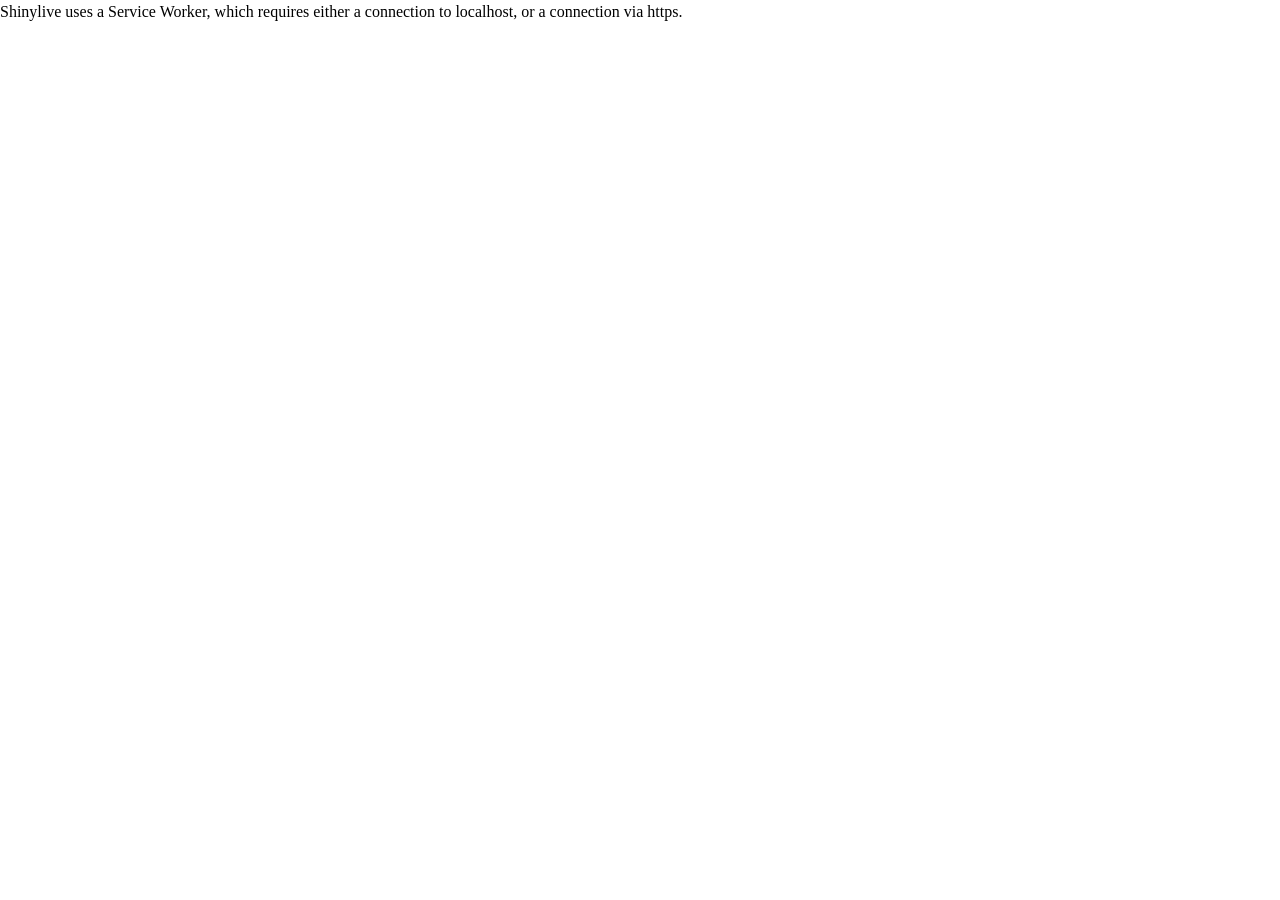
<file: docs/app/index.html>
<!doctype html>
<html lang="en">
  <head>
    <meta charset="UTF-8" />
    <meta name="viewport" content="width=device-width, initial-scale=1.0" />
    <title>Shiny App</title>
    <script
      src="./../shinylive/load-shinylive-sw.js"
      type="module"
    ></script>
    <script type="module">
      import { runExportedApp } from "./../shinylive/shinylive.js";
      runExportedApp({
        id: "root",
        appEngine: "r",
        relPath: "../",
      });
    </script>
    <link rel="stylesheet" href="./../shinylive/style-resets.css" />
    <link rel="stylesheet" href="./../shinylive/shinylive.css" />
    
  </head>
  <body>
    
    <div style="height: 100vh; width: 100vw" id="root"></div>
    
  </body>
</html>
</file>
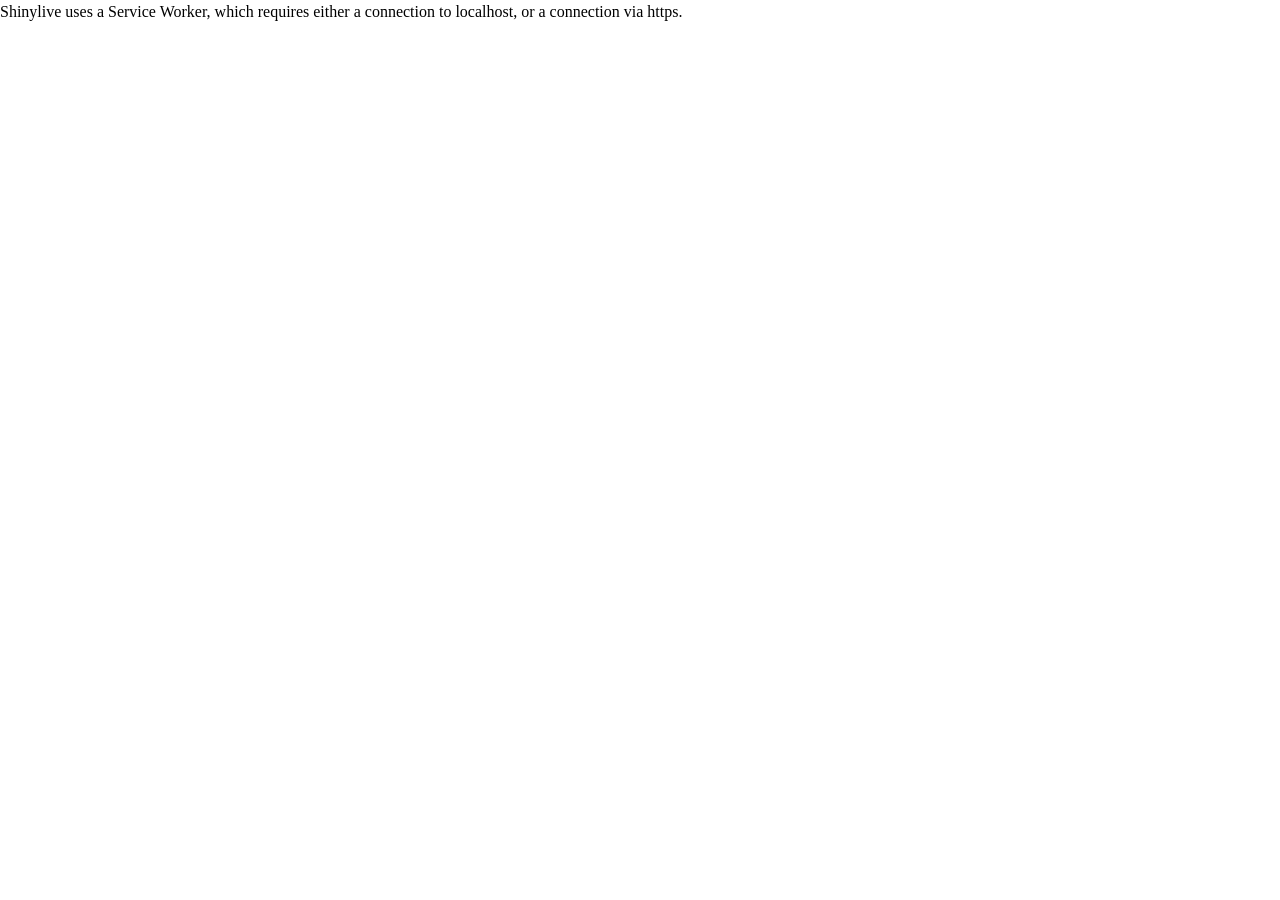
<file: docs/app/edit/index.html>
<!doctype html>
<html xmlns="http://www.w3.org/1999/xhtml" lang="en">
  <head>
    <title>Redirect to editable app</title>
    <meta
      http-equiv="refresh"
      content="0;URL='../index.html?_shinylive-mode=editor-terminal-viewer'"
    />
  </head>
  <body></body>
</html>
</file>
<file: docs/index_files/libs/quarto-html/tippy.css>
.tippy-box[data-animation=fade][data-state=hidden]{opacity:0}[data-tippy-root]{max-width:calc(100vw - 10px)}.tippy-box{position:relative;background-color:#333;color:#fff;border-radius:4px;font-size:14px;line-height:1.4;white-space:normal;outline:0;transition-property:transform,visibility,opacity}.tippy-box[data-placement^=top]>.tippy-arrow{bottom:0}.tippy-box[data-placement^=top]>.tippy-arrow:before{bottom:-7px;left:0;border-width:8px 8px 0;border-top-color:initial;transform-origin:center top}.tippy-box[data-placement^=bottom]>.tippy-arrow{top:0}.tippy-box[data-placement^=bottom]>.tippy-arrow:before{top:-7px;left:0;border-width:0 8px 8px;border-bottom-color:initial;transform-origin:center bottom}.tippy-box[data-placement^=left]>.tippy-arrow{right:0}.tippy-box[data-placement^=left]>.tippy-arrow:before{border-width:8px 0 8px 8px;border-left-color:initial;right:-7px;transform-origin:center left}.tippy-box[data-placement^=right]>.tippy-arrow{left:0}.tippy-box[data-placement^=right]>.tippy-arrow:before{left:-7px;border-width:8px 8px 8px 0;border-right-color:initial;transform-origin:center right}.tippy-box[data-inertia][data-state=visible]{transition-timing-function:cubic-bezier(.54,1.5,.38,1.11)}.tippy-arrow{width:16px;height:16px;color:#333}.tippy-arrow:before{content:"";position:absolute;border-color:transparent;border-style:solid}.tippy-content{position:relative;padding:5px 9px;z-index:1}
</file>
<file: docs/index_files/libs/quarto-html/quarto-syntax-highlighting-93bdecd2dc2603caa7018afb3525f449.css>
/* quarto syntax highlight colors */
:root {
  --quarto-hl-ot-color: #003B4F;
  --quarto-hl-at-color: #657422;
  --quarto-hl-ss-color: #20794D;
  --quarto-hl-an-color: #5E5E5E;
  --quarto-hl-fu-color: #4758AB;
  --quarto-hl-st-color: #20794D;
  --quarto-hl-cf-color: #003B4F;
  --quarto-hl-op-color: #5E5E5E;
  --quarto-hl-er-color: #AD0000;
  --quarto-hl-bn-color: #AD0000;
  --quarto-hl-al-color: #AD0000;
  --quarto-hl-va-color: #111111;
  --quarto-hl-bu-color: inherit;
  --quarto-hl-ex-color: inherit;
  --quarto-hl-pp-color: #AD0000;
  --quarto-hl-in-color: #5E5E5E;
  --quarto-hl-vs-color: #20794D;
  --quarto-hl-wa-color: #5E5E5E;
  --quarto-hl-do-color: #5E5E5E;
  --quarto-hl-im-color: #00769E;
  --quarto-hl-ch-color: #20794D;
  --quarto-hl-dt-color: #AD0000;
  --quarto-hl-fl-color: #AD0000;
  --quarto-hl-co-color: #5E5E5E;
  --quarto-hl-cv-color: #5E5E5E;
  --quarto-hl-cn-color: #8f5902;
  --quarto-hl-sc-color: #5E5E5E;
  --quarto-hl-dv-color: #AD0000;
  --quarto-hl-kw-color: #003B4F;
}

/* other quarto variables */
:root {
  --quarto-font-monospace: "JetBrains Mono", "Fira Code", Consolas, monospace;
}

/* syntax highlight based on Pandoc's rules */
pre > code.sourceCode > span {
  color: #003B4F;
}

code.sourceCode > span {
  color: #003B4F;
}

div.sourceCode,
div.sourceCode pre.sourceCode {
  color: #003B4F;
}

/* Normal */
code span {
  color: #003B4F;
}

/* Alert */
code span.al {
  color: #AD0000;
  font-style: inherit;
}

/* Annotation */
code span.an {
  color: #5E5E5E;
  font-style: inherit;
}

/* Attribute */
code span.at {
  color: #657422;
  font-style: inherit;
}

/* BaseN */
code span.bn {
  color: #AD0000;
  font-style: inherit;
}

/* BuiltIn */
code span.bu {
  font-style: inherit;
}

/* ControlFlow */
code span.cf {
  color: #003B4F;
  font-weight: bold;
  font-style: inherit;
}

/* Char */
code span.ch {
  color: #20794D;
  font-style: inherit;
}

/* Constant */
code span.cn {
  color: #8f5902;
  font-style: inherit;
}

/* Comment */
code span.co {
  color: #5E5E5E;
  font-style: inherit;
}

/* CommentVar */
code span.cv {
  color: #5E5E5E;
  font-style: italic;
}

/* Documentation */
code span.do {
  color: #5E5E5E;
  font-style: italic;
}

/* DataType */
code span.dt {
  color: #AD0000;
  font-style: inherit;
}

/* DecVal */
code span.dv {
  color: #AD0000;
  font-style: inherit;
}

/* Error */
code span.er {
  color: #AD0000;
  font-style: inherit;
}

/* Extension */
code span.ex {
  font-style: inherit;
}

/* Float */
code span.fl {
  color: #AD0000;
  font-style: inherit;
}

/* Function */
code span.fu {
  color: #4758AB;
  font-style: inherit;
}

/* Import */
code span.im {
  color: #00769E;
  font-style: inherit;
}

/* Information */
code span.in {
  color: #5E5E5E;
  font-style: inherit;
}

/* Keyword */
code span.kw {
  color: #003B4F;
  font-weight: bold;
  font-style: inherit;
}

/* Operator */
code span.op {
  color: #5E5E5E;
  font-style: inherit;
}

/* Other */
code span.ot {
  color: #003B4F;
  font-style: inherit;
}

/* Preprocessor */
code span.pp {
  color: #AD0000;
  font-style: inherit;
}

/* SpecialChar */
code span.sc {
  color: #5E5E5E;
  font-style: inherit;
}

/* SpecialString */
code span.ss {
  color: #20794D;
  font-style: inherit;
}

/* String */
code span.st {
  color: #20794D;
  font-style: inherit;
}

/* Variable */
code span.va {
  color: #111111;
  font-style: inherit;
}

/* VerbatimString */
code span.vs {
  color: #20794D;
  font-style: inherit;
}

/* Warning */
code span.wa {
  color: #5E5E5E;
  font-style: italic;
}

.prevent-inlining {
  content: "</";
}

/*# sourceMappingURL=f06ea4981f4ddb4a556e2a328c202575.css.map */
</file>
<file: docs/index_files/libs/quarto-diagram/mermaid.css>
.mermaidTooltip {
  position: absolute;
  text-align: center;
  max-width: 200px;
  padding: 2px;
  font-family: "trebuchet ms", verdana, arial;
  font-size: 12px;
  background: #ffffde;
  border: 1px solid #aaaa33;
  border-radius: 2px;
  pointer-events: none;
  z-index: 1000;
}
</file>
<file: docs/shinylive/shinylive.css>
/* Shinylive 0.10.8
// Copyright 2026 Posit, PBC */
/* src/Components/App.css */
@font-face {
  font-family: "Source Sans Pro";
  src: url("./SourceSansPro-Regular.otf-PVQ5ZP77.woff2") format("woff2");
  font-weight: normal;
  font-style: normal;
}
:root {
  --colors-grey: grey;
  --colors-blue: #007bc2;
  --colors-blue-dark: hsl(207, 69%, 35%);
  --colors-red: #c10000;
  --colors-white: white;
  --colors-bg: white;
  --colors-fg: #333;
  --font-face:
    "Source Sans Pro",
    Arial,
    Helvetica,
    sans-serif;
  --font-size: 14px;
  --font-mono-face:
    Menlo,
    Monaco,
    Consolas,
    "Liberation Mono",
    "Courier New",
    monospace;
  --font-mono-size: 12px;
  --panel-roundness: 5px;
  --button-roundness: 5px;
  --container-roundness: calc(var(--panel-roundness) * 1.4);
  --shadow-color: 0deg 0% 56%;
  --shadow-elevation-low:
    0.3px 0.4px 0.6px hsl(var(--shadow-color) / 0.34),
    0.5px 0.7px 1px -1.2px hsl(var(--shadow-color) / 0.34),
    1.2px 1.7px 2.3px -2.5px hsl(var(--shadow-color) / 0.34);
  --shadow-elevation-medium:
    0.3px 0.4px 0.6px hsl(var(--shadow-color) / 0.36),
    1px 1.4px 1.9px -0.8px hsl(var(--shadow-color) / 0.36),
    2.6px 3.4px 4.8px -1.7px hsl(var(--shadow-color) / 0.36),
    6.2px 8.3px 11.7px -2.5px hsl(var(--shadow-color) / 0.36);
}
.shinylive-container {
  --pad: 2px;
  height: 100%;
  width: 100%;
  min-height: 100px;
  min-width: 400px;
  padding: var(--pad);
  border-radius: var(--container-roundness);
  background-color: #e6e6e6;
}
.shinylive-container.viewer {
  --pad: 0;
  min-width: unset;
}
.shinylive-container > div {
  border-radius: var(--panel-roundness);
  background-color: var(--colors-bg);
}
.shinylive-example-selector {
  grid-area: exampleselector;
}
.shinylive-editor {
  grid-area: editor;
}
.shinylive-terminal {
  grid-area: terminal;
}
.shinylive-viewer {
  grid-area: viewer;
}
button {
  background-color: var(--colors-blue);
  color: var(--colors-white);
  font-family: var(--font-face);
  font-size: var(--font-size);
  border-style: solid;
  border-color: var(--colors-white);
  border-radius: var(--button-roundness);
  cursor: pointer;
  padding: 0.2rem 0.5rem;
}
button:disabled {
  cursor: default;
  background-color: #c8c8c8;
}
.shinylive-container.editor-cell {
  padding: 0;
}
.shinylive-container.editor-cell .shinylive-editor {
  border-bottom-right-radius: 0;
  border-bottom-left-radius: 0;
}
.shinylive-container.editor-cell .shinylive-output-cell {
  border-top: 2px solid #eeeff2;
  border-top-right-radius: 0;
  border-top-left-radius: 0;
}
.shinylive-container.editor-cell .shinylive-output-cell .rendered-html {
  padding: 2px 12px 3px 12px;
}
.shinylive-container.editor-cell .shinylive-output-cell pre.output-content {
  border-top-right-radius: 0;
  border-top-left-radius: 0;
  background-color: #eeeff2;
  font-size: 13px;
  line-height: 1.8;
  padding: 2px 12px 5px 12px;
  margin-bottom: 0;
  color: #666;
}
.shinylive-container.editor-cell .editor-container {
  padding: 0;
}
.shinylive-container.editor-cell .cm-scroller {
  padding: 12px 12px 4px 12px;
}

/* src/Components/ExampleSelector.css */
.shinylive-example-selector {
  padding: 3px 3px 3px 8px;
  font-family: var(--font-face);
  --indent: 8px;
  --divider-color: #f1f1f1;
}
.shinylive-example-selector > .categories {
  height: 100%;
  overflow-y: auto;
  padding: var(--indent);
}
.shinylive-example-selector > .categories .category-title {
  color: var(--colors-blue, blue);
  margin-top: calc(var(--indent) * 2);
}
.shinylive-example-selector .example {
  --v-pad: calc(var(--indent));
  --h-pad: calc(var(--indent) * 2);
  padding-left: var(--h-pad);
  padding-top: var(--v-pad);
  padding-bottom: var(--v-pad);
  cursor: default;
  position: relative;
  --sidebar-color: var(--colors-grey);
  --sidebar-indent: calc(var(--indent) / 1.3);
  --sidebar-w: 1px;
}
.shinylive-example-selector .example > a {
  text-decoration: unset;
  color: unset;
  cursor: unset;
}
.shinylive-example-selector .example:hover:not(.selected) {
  cursor: pointer;
}
.shinylive-example-selector .example.selected,
.shinylive-example-selector .example:hover {
  --sidebar-w: 4px;
}
.shinylive-example-selector .example.selected {
  --sidebar-color: var(--colors-blue, blue);
}
.shinylive-example-selector .example:before {
  content: "";
  position: absolute;
  height: 70%;
  top: 15%;
  width: var(--sidebar-w);
  border-radius: var(--button-roundness, 5px);
  left: calc(var(--sidebar-indent) - var(--sidebar-w) - 1px);
  background-color: var(--sidebar-color);
}
.shinylive-example-selector .example .title {
  font-weight: 500;
}
.shinylive-example-selector .example .about {
  color: var(--colors-grey, grey);
  font-size: small;
  font-style: italic;
  font-weight: 400;
}
.shinylive-example-selector > .categories > section > .divider {
  width: 100%;
  height: 1px;
  background-color: var(--divider-color);
}

/* src/Components/HeaderBar.css */
.HeaderBar {
  height: 30px;
  padding: 3px 8px;
  background-color: #007BC2;
  font-family: var(--font-face);
  font-size: 1.1rem;
  color: var(--colors-white);
  display: flex;
}
.HeaderBar > a.page-title {
  display: inherit;
  color: var(--colors-white);
  text-decoration: none;
  flex-direction: row;
  margin-right: auto;
}
.HeaderBar .shiny-logo {
  height: 22px;
  display: inline-block;
  margin-right: 6px;
  margin-left: 4px;
  margin-top: 1px;
}
.HeaderBar > div {
  flex-direction: row;
  margin-right: 1rem;
}
.HeaderBar button.code-run-button {
  border: none;
  font-size: 0.9rem;
  padding: 0.2rem 0.5rem;
  background-color: transparent;
  white-space: nowrap;
  fill: rgba(255, 255, 255, 0.8);
}
.HeaderBar button.code-run-button svg.shinylive-icon {
  font-size: 1em;
}
.HeaderBar button.code-run-button span.button-label {
  vertical-align: 0.15em;
  margin-left: 0.3em;
}
.HeaderBar .code-run-button:hover {
  color: var(--colors-white);
  fill: var(--colors-white);
}

/* src/Components/Icons.css */
.shinylive-icon {
  display: inline-block;
  height: 1em;
}

/* src/Components/OutputCell.css */
.shinylive-output-cell div.rendered-html table {
  border: none;
  border-collapse: collapse;
  border-spacing: 0;
  color: black;
  font-size: 90%;
  table-layout: fixed;
}
.shinylive-output-cell div.rendered-html thead {
  border-bottom: 1px solid black;
  vertical-align: bottom;
}
.shinylive-output-cell div.rendered-html tr,
.shinylive-output-cell div.rendered-html th,
.shinylive-output-cell div.rendered-html td {
  text-align: right;
  vertical-align: middle;
  padding: 0.5em 0.5em;
  line-height: normal;
  white-space: normal;
  max-width: none;
  border: none;
}
.shinylive-output-cell div.rendered-html th {
  font-weight: bold;
}
.shinylive-output-cell div.rendered-html tbody tr:nth-child(odd) {
  background: #f5f5f5;
}
.shinylive-output-cell div.rendered-html tbody tr:hover {
  background: rgba(66, 165, 245, 0.2);
}

/* src/Components/ResizableGrid/ResizableGrid.css */
.ResizableGrid {
  --pad: 2px;
  --panel-gap: 3px;
  --sizer-margin-offset: calc(-1 * var(--panel-gap));
  --expansion-scale: 3;
  height: 100%;
  width: 100%;
  min-height: 80px;
  min-width: 400px;
  display: grid;
  padding: 0;
  gap: var(--panel-gap);
  position: relative;
}
.ResizableGrid > * {
  min-width: 0;
  min-height: 0;
}
div.ResizableGrid--col-sizer,
div.ResizableGrid--row-sizer {
  opacity: 0;
  position: relative;
  transition: transform 1s 0.5s;
}
.ResizableGrid--col-sizer {
  grid-row: 1/-1;
  width: var(--panel-gap);
  margin-left: var(--sizer-margin-offset);
  height: 100%;
  cursor: ew-resize;
}
.ResizableGrid--row-sizer {
  grid-column: 1/-1;
  height: var(--panel-gap);
  margin-top: var(--sizer-margin-offset);
  width: 100%;
  cursor: ns-resize;
}
.ResizableGrid--col-sizer:hover,
.ResizableGrid--row-sizer:hover {
  z-index: 9999;
  transition: transform 0s;
}
.ResizableGrid--col-sizer:hover {
  transform: scaleX(var(--expansion-scale));
}
.ResizableGrid--row-sizer:hover {
  transform: scaleY(var(--expansion-scale));
}
div#size-detection-cell {
  width: 100%;
  height: 100%;
  grid-row: 1/-1;
  grid-column: 1/-1;
}

/* node_modules/xterm/css/xterm.css */
.xterm {
  cursor: text;
  position: relative;
  user-select: none;
  -ms-user-select: none;
  -webkit-user-select: none;
}
.xterm.focus,
.xterm:focus {
  outline: none;
}
.xterm .xterm-helpers {
  position: absolute;
  top: 0;
  z-index: 5;
}
.xterm .xterm-helper-textarea {
  padding: 0;
  border: 0;
  margin: 0;
  position: absolute;
  opacity: 0;
  left: -9999em;
  top: 0;
  width: 0;
  height: 0;
  z-index: -5;
  white-space: nowrap;
  overflow: hidden;
  resize: none;
}
.xterm .composition-view {
  background: #000;
  color: #FFF;
  display: none;
  position: absolute;
  white-space: nowrap;
  z-index: 1;
}
.xterm .composition-view.active {
  display: block;
}
.xterm .xterm-viewport {
  background-color: #000;
  overflow-y: scroll;
  cursor: default;
  position: absolute;
  right: 0;
  left: 0;
  top: 0;
  bottom: 0;
}
.xterm .xterm-screen {
  position: relative;
}
.xterm .xterm-screen canvas {
  position: absolute;
  left: 0;
  top: 0;
}
.xterm .xterm-scroll-area {
  visibility: hidden;
}
.xterm-char-measure-element {
  display: inline-block;
  visibility: hidden;
  position: absolute;
  top: 0;
  left: -9999em;
  line-height: normal;
}
.xterm.enable-mouse-events {
  cursor: default;
}
.xterm.xterm-cursor-pointer,
.xterm .xterm-cursor-pointer {
  cursor: pointer;
}
.xterm.column-select.focus {
  cursor: crosshair;
}
.xterm .xterm-accessibility,
.xterm .xterm-message {
  position: absolute;
  left: 0;
  top: 0;
  bottom: 0;
  right: 0;
  z-index: 10;
  color: transparent;
  pointer-events: none;
}
.xterm .live-region {
  position: absolute;
  left: -9999px;
  width: 1px;
  height: 1px;
  overflow: hidden;
}
.xterm-dim {
  opacity: 1 !important;
}
.xterm-underline-1 {
  text-decoration: underline;
}
.xterm-underline-2 {
  text-decoration: double underline;
}
.xterm-underline-3 {
  text-decoration: wavy underline;
}
.xterm-underline-4 {
  text-decoration: dotted underline;
}
.xterm-underline-5 {
  text-decoration: dashed underline;
}
.xterm-overline {
  text-decoration: overline;
}
.xterm-overline.xterm-underline-1 {
  text-decoration: overline underline;
}
.xterm-overline.xterm-underline-2 {
  text-decoration: overline double underline;
}
.xterm-overline.xterm-underline-3 {
  text-decoration: overline wavy underline;
}
.xterm-overline.xterm-underline-4 {
  text-decoration: overline dotted underline;
}
.xterm-overline.xterm-underline-5 {
  text-decoration: overline dashed underline;
}
.xterm-strikethrough {
  text-decoration: line-through;
}
.xterm-screen .xterm-decoration-container .xterm-decoration {
  z-index: 6;
  position: absolute;
}
.xterm-screen .xterm-decoration-container .xterm-decoration.xterm-decoration-top-layer {
  z-index: 7;
}
.xterm-decoration-overview-ruler {
  z-index: 8;
  position: absolute;
  top: 0;
  right: 0;
  pointer-events: none;
}
.xterm-decoration-top {
  z-index: 2;
  position: relative;
}

/* src/Components/Terminal.css */
.shinylive-terminal.terminal {
  height: 100%;
  position: relative;
  overflow: hidden;
  padding: 0.5rem;
  --color: #333;
  --background: white;
  --size: 1;
  --font:
    Menlo,
    Monaco,
    Consolas,
    "Liberation Mono",
    "Courier New",
    monospace;
}
.xterm {
  padding: 8px;
}

/* src/Components/LoadingAnimation.css */
.loading-animation {
  --animation-start-color: #fafafa;
  --animation-end-color: #cccccc;
  --hex-width: 16px;
  background-color: inherit;
  box-shadow: inherit;
  text-align: center;
  font-size: 0;
  -webkit-animation: loading-animation-fade-in 1s;
  animation: loading-animation-fade-in 1s;
}
.loading-animation .hex {
  display: inline-block;
  position: relative;
  width: var(--hex-width);
  height: calc(0.57735 * var(--hex-width));
  margin: calc(0.216 * var(--hex-width)) calc(var(--hex-width) / 12);
  background-color: var(--animation-start-color);
  vertical-align: middle;
  -webkit-animation: loading-animation-pulse 3.75s infinite;
  animation: loading-animation-pulse 3.75s infinite;
}
.loading-animation .hex::before,
.loading-animation .hex::after {
  content: "";
  display: block;
  position: absolute;
  width: calc(0.7071 * var(--hex-width));
  height: calc(0.7071 * var(--hex-width));
  background-color: inherit;
  transform-origin: 0 0;
  transform: scaleY(0.57735) rotate(-45deg);
  animation: inherit;
}
.loading-animation .hex::before {
  top: 0;
}
.loading-animation .hex::after {
  top: calc(0.57735 * var(--hex-width));
}
.loading-animation .hex:nth-of-type(2n) {
  -webkit-animation-delay: 0s;
  animation-delay: 0s;
}
.loading-animation .hex:nth-of-type(2n+1) {
  -webkit-animation-delay: -1.1s;
  animation-delay: -1.05s;
}
.loading-animation .hex:nth-of-type(2n+2) {
  -webkit-animation-delay: -1.97s;
  animation-delay: -1.97s;
}
.loading-animation .hex:nth-of-type(2n+3) {
  -webkit-animation-delay: -1.8s;
  animation-delay: -1.8s;
}
.loading-animation .hex:nth-of-type(2n+4) {
  -webkit-animation-delay: -1.1s;
  animation-delay: -1.1s;
}
.loading-animation .hex:nth-of-type(2n+5) {
  -webkit-animation-delay: -1.1s;
  animation-delay: -1.1s;
}
.loading-animation .hex:nth-of-type(2n+6) {
  -webkit-animation-delay: -1.8s;
  animation-delay: -1.8s;
}
.loading-animation .hex:nth-of-type(2n+7) {
  -webkit-animation-delay: -1.7s;
  animation-delay: -1.7s;
}
.loading-animation .hex:nth-of-type(2n+8) {
  -webkit-animation-delay: -1.2s;
  animation-delay: -1.2s;
}
.loading-animation .hex:nth-of-type(2n+9) {
  -webkit-animation-delay: -1.3s;
  animation-delay: -1.3s;
}
.loading-animation .hex:nth-of-type(2n+11) {
  -webkit-animation-delay: -1.6s;
  animation-delay: -1.6s;
}
.loading-animation .hex:nth-of-type(2n+12) {
  -webkit-animation-delay: -1.6s;
  animation-delay: -1.6s;
}
.loading-animation .hex:nth-of-type(2n+13) {
  -webkit-animation-delay: -1.3s;
  animation-delay: -1.3s;
}
.loading-animation .hex:nth-of-type(2n+14) {
  -webkit-animation-delay: -1.3s;
  animation-delay: -1.3s;
}
.loading-animation .hex:nth-of-type(2n+15) {
  -webkit-animation-delay: -1.5s;
  animation-delay: -1.5s;
}
.loading-animation .hex:nth-of-type(2n+16) {
  -webkit-animation-delay: -1.5s;
  animation-delay: -1.5s;
}
.loading-animation .hex:nth-of-type(2n+17) {
  -webkit-animation-delay: -1.3s;
  animation-delay: -1.3s;
}
.loading-animation .hex:nth-of-type(2n+18) {
  -webkit-animation-delay: -1.4s;
  animation-delay: -1.4s;
}
.loading-animation .hex:nth-of-type(2n+19) {
  -webkit-animation-delay: -1.45s;
  animation-delay: -1.45s;
}
.loading-animation .spacer {
  display: inline-block;
  width: calc(var(--hex-width) * 14 / 12);
}
@keyframes loading-animation-pulse {
  0% {
    background-color: var(--animation-start-color);
  }
  50% {
    background-color: var(--animation-end-color);
  }
  100% {
    background-color: var(--animation-start-color);
  }
}
@keyframes loading-animation-fade-in {
  0% {
    opacity: 0;
  }
  20% {
    opacity: 0;
  }
  100% {
    opacity: 1;
  }
}

/* src/Components/Viewer.css */
.shinylive-viewer {
  height: 100%;
  width: 100%;
  position: relative;
}
.app-frame {
  border-radius: var(--panel-roundness);
  border: 0;
}
.shinylive-viewer iframe {
  background-color: white;
  width: 100%;
  height: 100%;
  display: block;
}
.shinylive-viewer .loading-wrapper {
  overflow: auto;
  background-color: white;
  position: absolute;
  height: 100%;
  width: 100%;
  top: 0px;
  left: 0px;
  display: flex;
  justify-content: center;
  align-items: center;
}
.shinylive-viewer .loading-wrapper.loading-wrapper-error {
  justify-content: left;
}
.shinylive-viewer .loading-wrapper .error-alert {
  text-align: center;
  font-size: 1.4rem;
  font-family: var(--font-face);
  -webkit-animation: loading-animation-fade-in 0.5s;
  animation: loading-animation-fade-in 0.5s;
}
.shinylive-viewer .loading-wrapper .error-alert .error-icon {
  display: inline-block;
  text-align: center;
  width: 85px;
  margin-bottom: 0.5rem;
}
.shinylive-viewer .loading-wrapper .error-alert .error-log {
  font-size: 0.7rem;
  text-align: left;
  padding: 0.3rem;
}
@keyframes loading-animation-fade-in {
  0% {
    opacity: 0;
  }
  100% {
    opacity: 1;
  }
}

/* node_modules/balloon-css/balloon.min.css */
:root {
  --balloon-border-radius: 2px;
  --balloon-color: rgba(16,16,16,0.95);
  --balloon-text-color: #fff;
  --balloon-font-size: 12px;
  --balloon-move: 4px;
}
button[aria-label][data-balloon-pos] {
  overflow: visible;
}
[aria-label][data-balloon-pos] {
  position: relative;
  cursor: pointer;
}
[aria-label][data-balloon-pos]:after {
  opacity: 0;
  pointer-events: none;
  transition: all 0.18s ease-out 0.18s;
  text-indent: 0;
  font-family:
    -apple-system,
    BlinkMacSystemFont,
    "Segoe UI",
    Roboto,
    Oxygen,
    Ubuntu,
    Cantarell,
    "Open Sans",
    "Helvetica Neue",
    sans-serif;
  font-weight: normal;
  font-style: normal;
  text-shadow: none;
  font-size: var(--balloon-font-size);
  background: var(--balloon-color);
  border-radius: 2px;
  color: var(--balloon-text-color);
  border-radius: var(--balloon-border-radius);
  content: attr(aria-label);
  padding: .5em 1em;
  position: absolute;
  white-space: nowrap;
  z-index: 10;
}
[aria-label][data-balloon-pos]:before {
  width: 0;
  height: 0;
  border: 5px solid transparent;
  border-top-color: var(--balloon-color);
  opacity: 0;
  pointer-events: none;
  transition: all 0.18s ease-out 0.18s;
  content: "";
  position: absolute;
  z-index: 10;
}
[aria-label][data-balloon-pos]:hover:before,
[aria-label][data-balloon-pos]:hover:after,
[aria-label][data-balloon-pos][data-balloon-visible]:before,
[aria-label][data-balloon-pos][data-balloon-visible]:after,
[aria-label][data-balloon-pos]:not([data-balloon-nofocus]):focus:before,
[aria-label][data-balloon-pos]:not([data-balloon-nofocus]):focus:after {
  opacity: 1;
  pointer-events: none;
}
[aria-label][data-balloon-pos].font-awesome:after {
  font-family:
    FontAwesome,
    -apple-system,
    BlinkMacSystemFont,
    "Segoe UI",
    Roboto,
    Oxygen,
    Ubuntu,
    Cantarell,
    "Open Sans",
    "Helvetica Neue",
    sans-serif;
}
[aria-label][data-balloon-pos][data-balloon-break]:after {
  white-space: pre;
}
[aria-label][data-balloon-pos][data-balloon-break][data-balloon-length]:after {
  white-space: pre-line;
  word-break: break-word;
}
[aria-label][data-balloon-pos][data-balloon-blunt]:before,
[aria-label][data-balloon-pos][data-balloon-blunt]:after {
  transition: none;
}
[aria-label][data-balloon-pos][data-balloon-pos=up]:hover:after,
[aria-label][data-balloon-pos][data-balloon-pos=up][data-balloon-visible]:after,
[aria-label][data-balloon-pos][data-balloon-pos=down]:hover:after,
[aria-label][data-balloon-pos][data-balloon-pos=down][data-balloon-visible]:after {
  transform: translate(-50%, 0);
}
[aria-label][data-balloon-pos][data-balloon-pos=up]:hover:before,
[aria-label][data-balloon-pos][data-balloon-pos=up][data-balloon-visible]:before,
[aria-label][data-balloon-pos][data-balloon-pos=down]:hover:before,
[aria-label][data-balloon-pos][data-balloon-pos=down][data-balloon-visible]:before {
  transform: translate(-50%, 0);
}
[aria-label][data-balloon-pos][data-balloon-pos*=-left]:after {
  left: 0;
}
[aria-label][data-balloon-pos][data-balloon-pos*=-left]:before {
  left: 5px;
}
[aria-label][data-balloon-pos][data-balloon-pos*=-right]:after {
  right: 0;
}
[aria-label][data-balloon-pos][data-balloon-pos*=-right]:before {
  right: 5px;
}
[aria-label][data-balloon-pos][data-balloon-po*=-left]:hover:after,
[aria-label][data-balloon-pos][data-balloon-po*=-left][data-balloon-visible]:after,
[aria-label][data-balloon-pos][data-balloon-pos*=-right]:hover:after,
[aria-label][data-balloon-pos][data-balloon-pos*=-right][data-balloon-visible]:after {
  transform: translate(0, 0);
}
[aria-label][data-balloon-pos][data-balloon-po*=-left]:hover:before,
[aria-label][data-balloon-pos][data-balloon-po*=-left][data-balloon-visible]:before,
[aria-label][data-balloon-pos][data-balloon-pos*=-right]:hover:before,
[aria-label][data-balloon-pos][data-balloon-pos*=-right][data-balloon-visible]:before {
  transform: translate(0, 0);
}
[aria-label][data-balloon-pos][data-balloon-pos^=up]:before,
[aria-label][data-balloon-pos][data-balloon-pos^=up]:after {
  bottom: 100%;
  transform-origin: top;
  transform: translate(0, var(--balloon-move));
}
[aria-label][data-balloon-pos][data-balloon-pos^=up]:after {
  margin-bottom: 10px;
}
[aria-label][data-balloon-pos][data-balloon-pos=up]:before,
[aria-label][data-balloon-pos][data-balloon-pos=up]:after {
  left: 50%;
  transform: translate(-50%, var(--balloon-move));
}
[aria-label][data-balloon-pos][data-balloon-pos^=down]:before,
[aria-label][data-balloon-pos][data-balloon-pos^=down]:after {
  top: 100%;
  transform: translate(0, calc(var(--balloon-move) * -1));
}
[aria-label][data-balloon-pos][data-balloon-pos^=down]:after {
  margin-top: 10px;
}
[aria-label][data-balloon-pos][data-balloon-pos^=down]:before {
  width: 0;
  height: 0;
  border: 5px solid transparent;
  border-bottom-color: var(--balloon-color);
}
[aria-label][data-balloon-pos][data-balloon-pos=down]:after,
[aria-label][data-balloon-pos][data-balloon-pos=down]:before {
  left: 50%;
  transform: translate(-50%, calc(var(--balloon-move) * -1));
}
[aria-label][data-balloon-pos][data-balloon-pos=left]:hover:after,
[aria-label][data-balloon-pos][data-balloon-pos=left][data-balloon-visible]:after,
[aria-label][data-balloon-pos][data-balloon-pos=right]:hover:after,
[aria-label][data-balloon-pos][data-balloon-pos=right][data-balloon-visible]:after {
  transform: translate(0, -50%);
}
[aria-label][data-balloon-pos][data-balloon-pos=left]:hover:before,
[aria-label][data-balloon-pos][data-balloon-pos=left][data-balloon-visible]:before,
[aria-label][data-balloon-pos][data-balloon-pos=right]:hover:before,
[aria-label][data-balloon-pos][data-balloon-pos=right][data-balloon-visible]:before {
  transform: translate(0, -50%);
}
[aria-label][data-balloon-pos][data-balloon-pos=left]:after,
[aria-label][data-balloon-pos][data-balloon-pos=left]:before {
  right: 100%;
  top: 50%;
  transform: translate(var(--balloon-move), -50%);
}
[aria-label][data-balloon-pos][data-balloon-pos=left]:after {
  margin-right: 10px;
}
[aria-label][data-balloon-pos][data-balloon-pos=left]:before {
  width: 0;
  height: 0;
  border: 5px solid transparent;
  border-left-color: var(--balloon-color);
}
[aria-label][data-balloon-pos][data-balloon-pos=right]:after,
[aria-label][data-balloon-pos][data-balloon-pos=right]:before {
  left: 100%;
  top: 50%;
  transform: translate(calc(var(--balloon-move) * -1), -50%);
}
[aria-label][data-balloon-pos][data-balloon-pos=right]:after {
  margin-left: 10px;
}
[aria-label][data-balloon-pos][data-balloon-pos=right]:before {
  width: 0;
  height: 0;
  border: 5px solid transparent;
  border-right-color: var(--balloon-color);
}
[aria-label][data-balloon-pos][data-balloon-length]:after {
  white-space: normal;
}
[aria-label][data-balloon-pos][data-balloon-length=small]:after {
  width: 80px;
}
[aria-label][data-balloon-pos][data-balloon-length=medium]:after {
  width: 150px;
}
[aria-label][data-balloon-pos][data-balloon-length=large]:after {
  width: 260px;
}
[aria-label][data-balloon-pos][data-balloon-length=xlarge]:after {
  width: 380px;
}
@media screen and (max-width: 768px) {
  [aria-label][data-balloon-pos][data-balloon-length=xlarge]:after {
    width: 90vw;
  }
}
[aria-label][data-balloon-pos][data-balloon-length=fit]:after {
  width: 100%;
}

/* src/Components/Editor.css */
.shinylive-editor {
  --bg-light-shade-color: #f6f6f6;
  --button-gray-color: #999;
  --button-hover-color: #hsl(207, 69%, 25%);
  --border-color: #aaa;
  --pad: 5px;
  display: grid;
  grid-template-rows: auto 1fr;
  grid-template-areas: "header" "editor";
  position: relative;
}
.ResizableGrid.editor-viewer.layout-vertical:not(.been-dragged) > .shinylive-editor {
  max-height: 800px;
}
.editor-header {
  grid-area: header;
}
.editor-container {
  grid-area: editor;
}
.shinylive-editor > div {
  min-width: 0;
  min-height: 0;
}
.editor-header {
  display: flex;
  padding-top: var(--pad);
  padding-left: var(--pad);
  padding-right: var(--pad);
  justify-content: space-between;
  align-items: flex-end;
  border-bottom: 1px solid var(--border-color);
}
.editor-files > button {
  font-size: 14px;
  font-family: var(--font-face);
  height: 26px;
  background-color: var(--bg-light-shade-color);
  color: #444;
  border: 1px solid #ddd;
  border-top-left-radius: 3px;
  border-top-right-radius: 3px;
  border-bottom: none;
  border-bottom-left-radius: 0;
  border-bottom-right-radius: 0;
  padding: 0 2px;
}
.editor-files button svg {
  vertical-align: unset;
}
.editor-filename {
  padding: 0 4px;
}
.editor-files > button.selected {
  color: black;
  background-color: var(--colors-bg);
  border-color: var(--border-color);
  position: relative;
  cursor: text;
}
.editor-files > button.selected::after {
  content: "";
  width: 100%;
  height: 4px;
  background-color: var(--colors-bg);
  position: absolute;
  bottom: -3px;
  left: 0;
  border-bottom-color: var(--colors-bg);
}
.editor-files > button.selected > input {
  width: 100%;
  font-size: 14px;
  font-family: var(--font-face);
  height: 26px;
  position: absolute;
  left: 4px;
  bottom: -0.5px;
  outline: none;
  border: none;
  color: var(--colors-blue);
  background-color: transparent;
}
.editor-files > button.selected > input.invalid-filename {
  color: var(--colors-red);
}
.editor-files > button > .editor-closebutton {
  width: 1.2rem;
  display: inline-block;
  color: var(--button-gray-color);
  font-weight: bold;
}
.editor-files > button.selected > .editor-closebutton + input {
  width: calc(100% - 21px);
}
.editor-files > .editor-addtab {
  border-color: rgba(0, 0, 0, 0);
  display: inline-block;
  line-height: 1rem;
  margin-left: 0.5rem;
  padding: 0;
}
.editor-files .editor-addbutton,
.editor-files .editor-uploadbutton {
  display: inline-block;
  color: var(--button-gray-color);
  fill: var(--button-gray-color);
  background-color: inherit;
  font-size: 1.2rem;
  font-weight: bold;
  padding: 0 0.3rem;
}
.editor-files .editor-uploadbutton {
  font-size: 0.7rem;
}
.editor-files .editor-closebutton:hover,
.editor-files .editor-addbutton:hover,
.editor-files .editor-uploadbutton:hover {
  color: var(--button-hover-color);
  fill: var(--button-hover-color);
  cursor: pointer;
}
.editor-container {
  padding: var(--pad);
  position: relative;
}
.editor-container .cm-editor {
  height: 100%;
}
.editor-container .cm-editor.cm-focused {
  outline: none;
}
.editor-container .cm-editor .cm-scroller {
  font-family: var(--font-mono-face);
  font-size: var(--font-mono-size);
}
.editor-container .cm-gutters {
  color: #aaa;
  background-color: var(--colors-bg);
  border-right: 1px solid #eee;
  padding-right: 4px;
}
.editor-container .cm-activeLineGutter {
  background-color: var(--colors-bg);
}
.editor-container .cm-tooltip {
  font-family: var(--font-face);
  font-size: var(--font-size);
}
.editor-container .cm-tooltip code {
  font-family: var(--font-mono-face);
  font-size: var(--font-mono-size);
  white-space: pre-wrap;
}
.editor-container .cm-diagnostic {
  font-family: var(--font-mono-face);
  font-size: var(--font-mono-size);
}
.editor-container .cm-signature-signature {
  font-family: var(--font-mono-face);
}
.editor-container .docstring {
  padding: 3px 6px;
  max-width: 650px;
  max-height: 300px;
  overflow-y: auto;
}
.editor-container .docstring pre {
  white-space: pre-wrap;
}
.editor-container .docstring h2 {
  font-size: 1.2em;
  font-weight: 600;
}
.shinylive-editor button.code-run-button {
  border: none;
  font-size: 0.8rem;
  padding: 0.2rem 0.5rem;
  background-color: transparent;
  white-space: nowrap;
}
.shinylive-editor .code-run-button:hover {
  color: var(--button-hover-color);
  fill: var(--button-hover-color);
}
.editor-header .code-run-button {
  align-self: center;
  color: var(--button-gray-color);
  fill: var(--button-gray-color);
}
.shinylive-editor .floating-buttons .code-run-button {
  position: absolute;
  top: 0;
  right: 0;
  border: 0;
  margin-top: 5px;
  margin-right: 5px;
  opacity: 0;
}
.shinylive-editor:hover .floating-buttons .code-run-button {
  color: var(--button-gray-color);
  fill: var(--button-gray-color);
  opacity: 1;
}
.shinylive-editor .floating-buttons .code-run-button:hover {
  color: var(--button-hover-color);
  fill: var(--button-hover-color);
}

/* src/Components/ShareModal.css */
.ShareModal {
  position: absolute;
  top: 50px;
  left: 50px;
  width: 600px;
  font-family: var(--font-face);
  background: white;
  border: 1px solid #ccc;
  border-radius: 5px;
  padding: 8px 14px;
  transition: 0.4s ease-out;
  box-shadow: 0.5rem 0.5rem 2rem rgb(0 0 0 / 30%);
  z-index: 10;
}
.ShareModal .ShareModal--item {
  padding-bottom: 10px;
}
.ShareModal .ShareModal--item .ShareModal--checkbox {
  margin-left: 1em;
  font-size: 0.9em;
}
.ShareModal .ShareModal--row {
  display: flex;
}
.ShareModal .ShareModal--row label {
  display: flex;
  align-items: center;
}
.ShareModal .ShareModal--row label span {
  margin-left: 0.3em;
}
.ShareModal .ShareModal--row .ShareModal--url {
  display: inline-flex;
  position: relative;
  vertical-align: top;
  width: 100%;
}
.ShareModal .ShareModal--row .ShareModal--url .ShareModal--urlinput {
  font-family: var(--font-mono-face);
  font-size: var(--font-mono-size);
  width: 100%;
  margin-right: 12px;
}
.ShareModal-overlay {
  opacity: 0.5;
  background: #000;
  width: 100%;
  height: 100%;
  z-index: 9;
  top: 0;
  left: 0;
  position: fixed;
}
/*! Bundled license information:

xterm/css/xterm.css:
  (**
   * Copyright (c) 2014 The xterm.js authors. All rights reserved.
   * Copyright (c) 2012-2013, Christopher Jeffrey (MIT License)
   * https://github.com/chjj/term.js
   * @license MIT
   *
   * Permission is hereby granted, free of charge, to any person obtaining a copy
   * of this software and associated documentation files (the "Software"), to deal
   * in the Software without restriction, including without limitation the rights
   * to use, copy, modify, merge, publish, distribute, sublicense, and/or sell
   * copies of the Software, and to permit persons to whom the Software is
   * furnished to do so, subject to the following conditions:
   *
   * The above copyright notice and this permission notice shall be included in
   * all copies or substantial portions of the Software.
   *
   * THE SOFTWARE IS PROVIDED "AS IS", WITHOUT WARRANTY OF ANY KIND, EXPRESS OR
   * IMPLIED, INCLUDING BUT NOT LIMITED TO THE WARRANTIES OF MERCHANTABILITY,
   * FITNESS FOR A PARTICULAR PURPOSE AND NONINFRINGEMENT. IN NO EVENT SHALL THE
   * AUTHORS OR COPYRIGHT HOLDERS BE LIABLE FOR ANY CLAIM, DAMAGES OR OTHER
   * LIABILITY, WHETHER IN AN ACTION OF CONTRACT, TORT OR OTHERWISE, ARISING FROM,
   * OUT OF OR IN CONNECTION WITH THE SOFTWARE OR THE USE OR OTHER DEALINGS IN
   * THE SOFTWARE.
   *
   * Originally forked from (with the author's permission):
   *   Fabrice Bellard's javascript vt100 for jslinux:
   *   http://bellard.org/jslinux/
   *   Copyright (c) 2011 Fabrice Bellard
   *   The original design remains. The terminal itself
   *   has been extended to include xterm CSI codes, among
   *   other features.
   *)
*/
</file>
<file: docs/shinylive/style-resets.css>
/* Taken from https://www.joshwcomeau.com/css/custom-css-reset/ */

/*
  1. Use a more-intuitive box-sizing model.
*/
*,
*::before,
*::after {
  box-sizing: border-box;
}
/*
  2. Remove default margin
*/
* {
  margin: 0;
}
/*
  3. Allow percentage-based heights in the application
*/
html,
body {
  height: 100%;
}
/*
  Typographic tweaks!
  4. Add accessible line-height
  5. Improve text rendering
*/
body {
  line-height: 1.5;
  -webkit-font-smoothing: antialiased;
}
/*
  6. Improve media defaults
*/
img,
picture,
video,
canvas,
svg {
  display: block;
  max-width: 100%;
}
/*
  7. Remove built-in form typography styles
*/
input,
button,
textarea,
select {
  font: inherit;
}
/*
  8. Avoid text overflows
*/
p,
h1,
h2,
h3,
h4,
h5,
h6 {
  overflow-wrap: break-word;
}
/*
  9. Create a root stacking context
*/
#root,
#__next {
  isolation: isolate;
}
</file>
